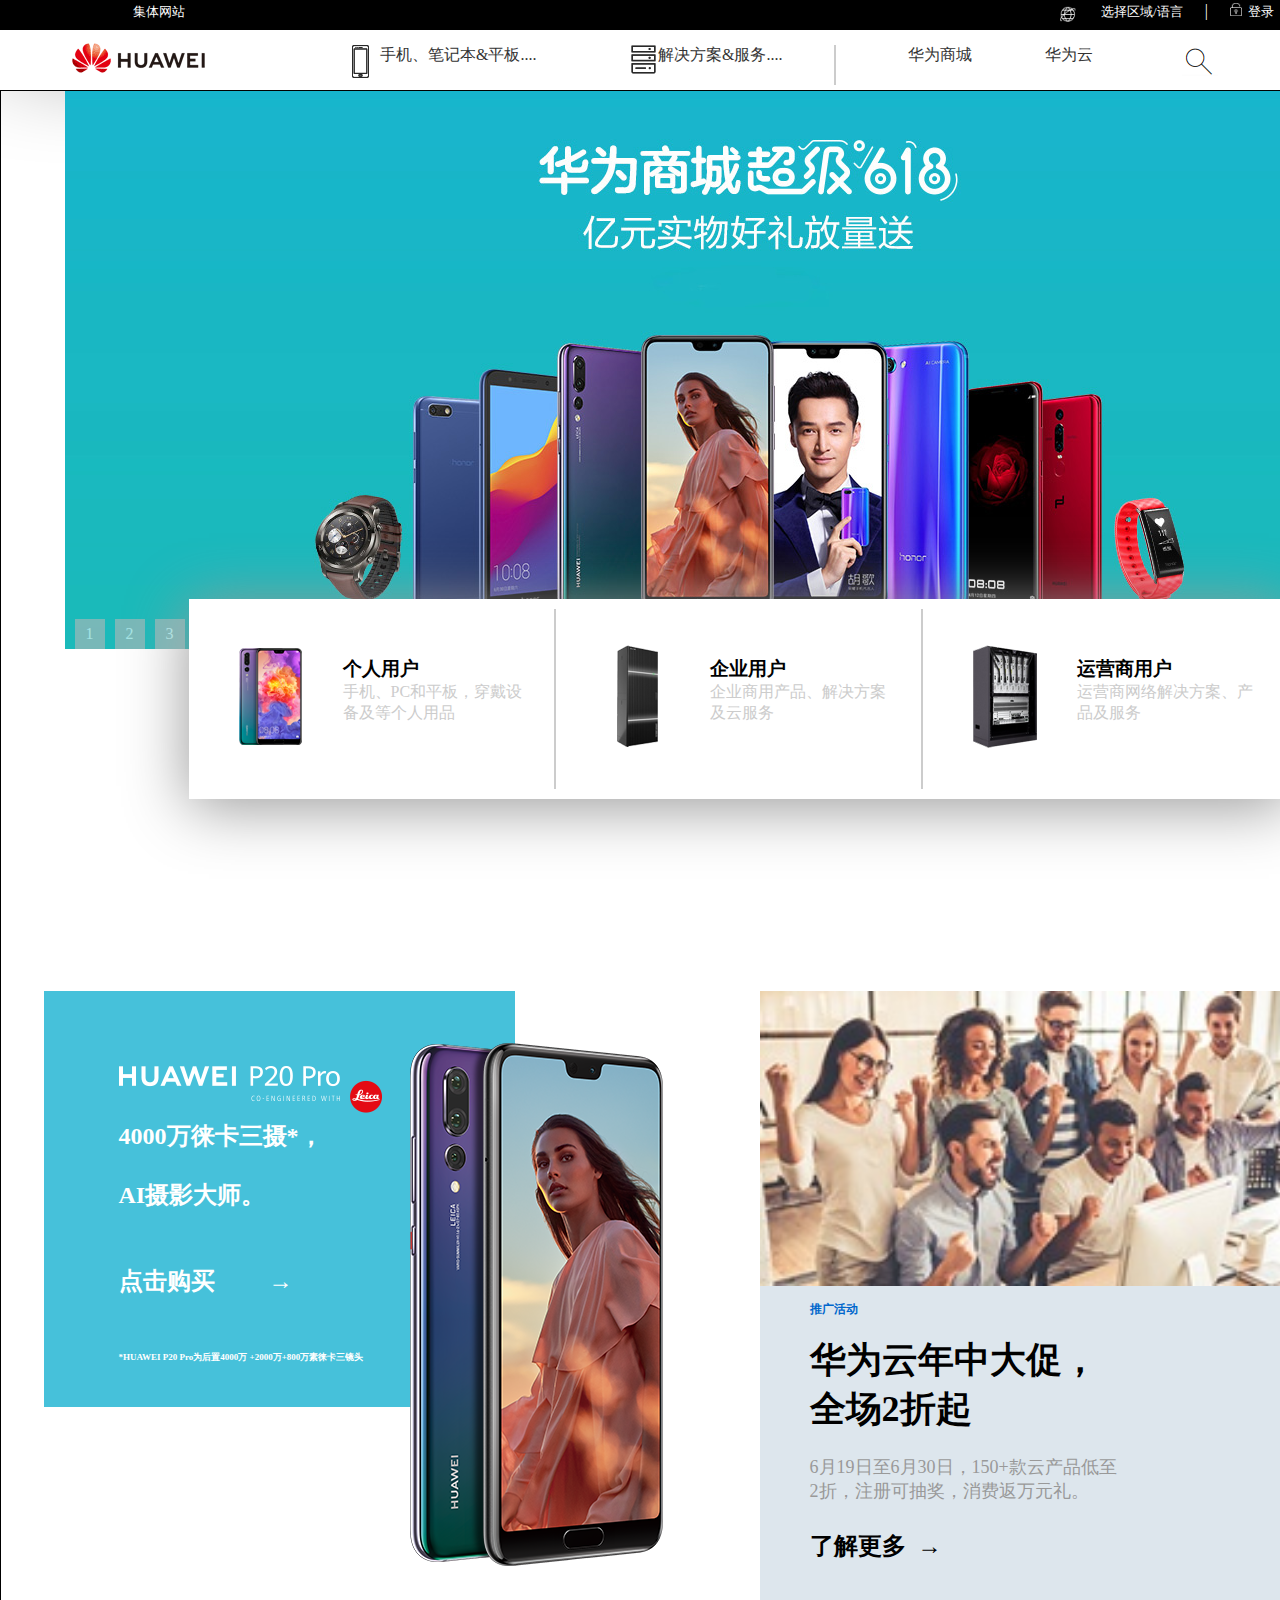
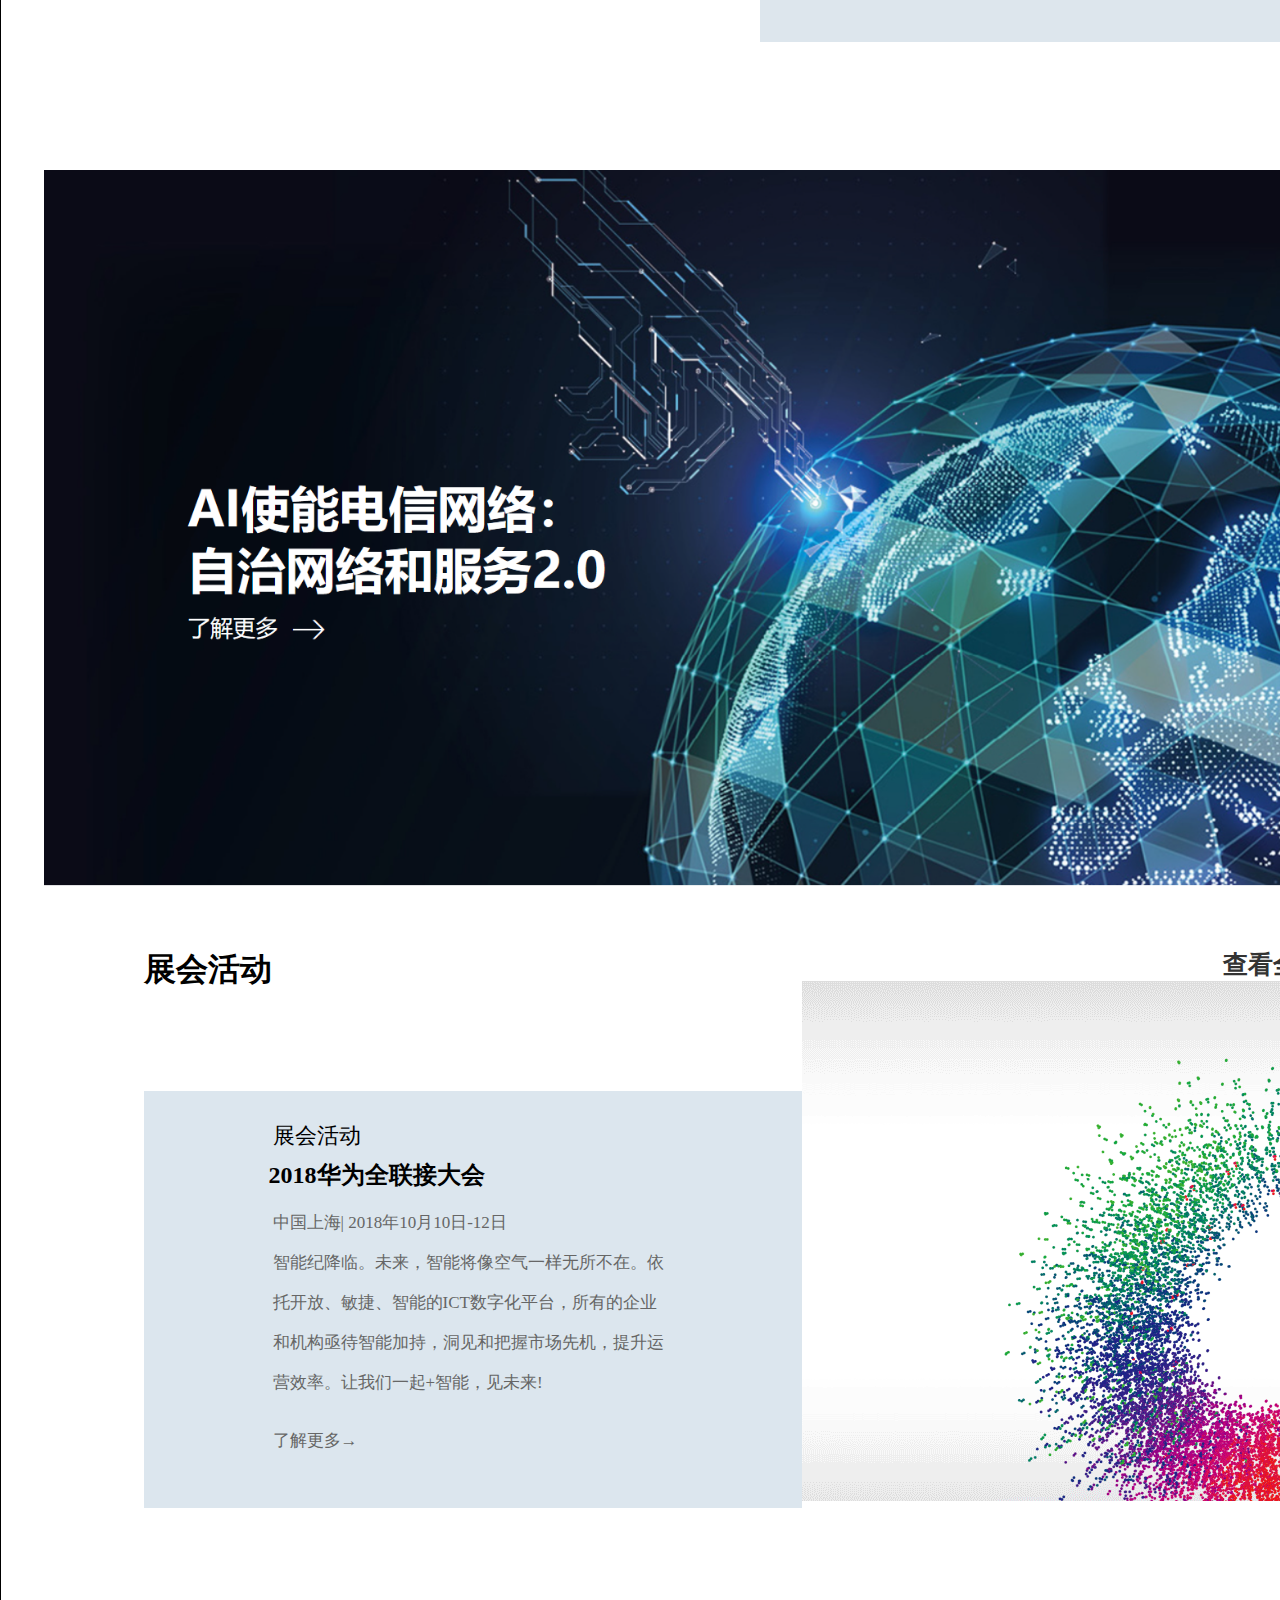
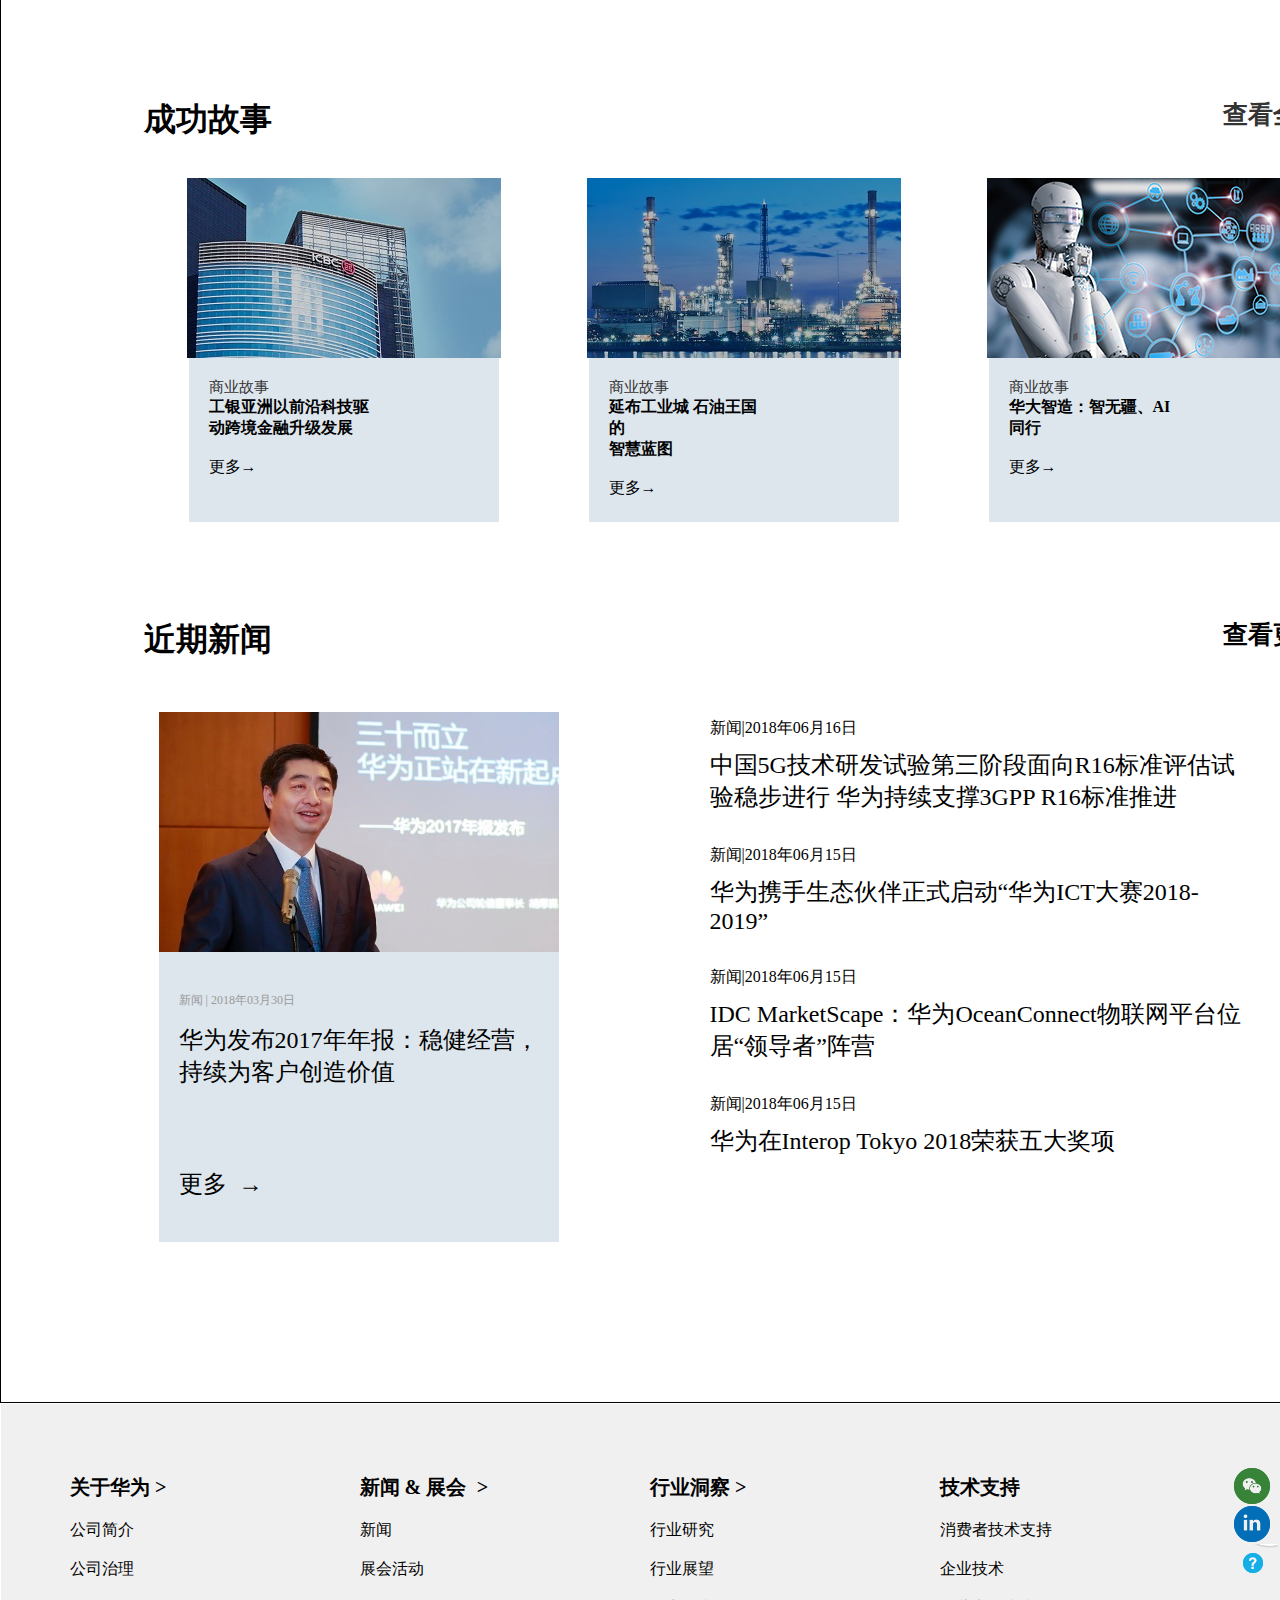
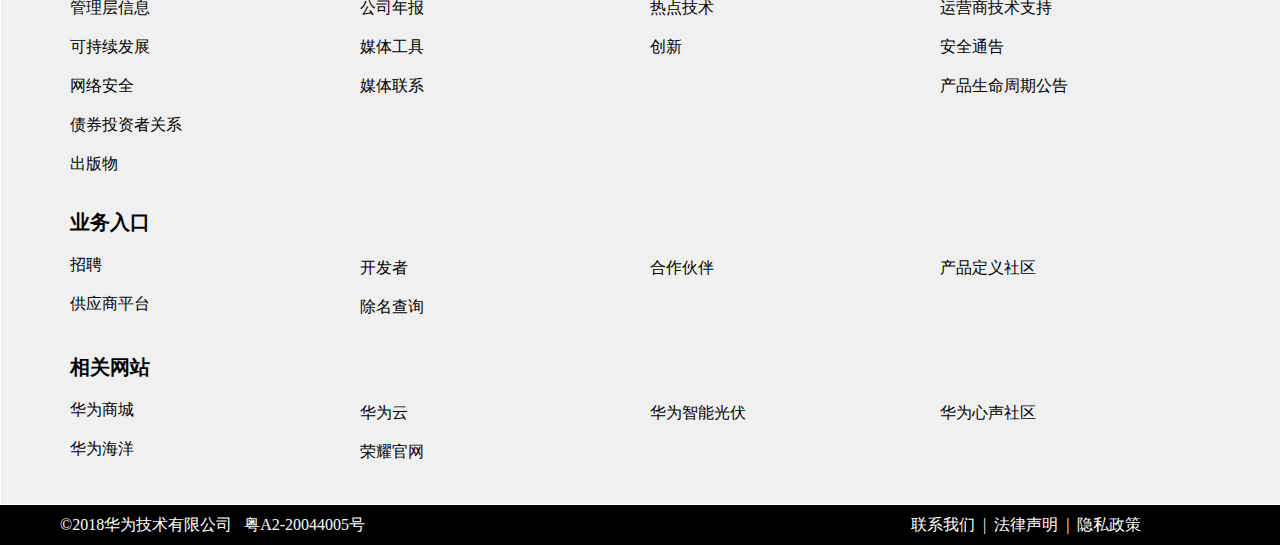
<file: fanghuawei/index.html>
<!DOCTYPE html PUBLIC "-//W3C//DTD XHTML 1.0 Transitional//EN" "http://www.w3.org/TR/xhtml1/DTD/xhtml1-transitional.dtd">
<html xmlns="http://www.w3.org/1999/xhtml">
<head>
<meta http-equiv="Content-Type" content="text/html; charset=utf-8" />
<title>华为首页</title>
<link href="css/index.css" rel="stylesheet" type="text/css" />
</head>

<body>
<div class="bigbox1">
	<div class="bigbox13">
     <ul>
       <li class="bigbox11"><a href="#">集体网站</a></li>
       <li class="bigboximg"><img src="img/access-network-icon3.png" width="22" height="20"/></li>
       <li><a href="#">选择区域/语言</a></li>
       <li class="bigbox2">|</li>
         <li><a href="login.html"><img src="img/QQ图片20180702082844.png" width="12" height="13"/>&nbsp;&nbsp;登录</a></li>
     </ul>
  </div>
  </div>
<div class="top">
<div class="topA">
<ul>
	<li style=" margin-top:13px;"><img src="img/huawei_logo.png" /></li>
        <li><a href="#"><span class="topA1"></span>手机、笔记本&amp;平板....</a></li>
        	<li style="border-right:2px solid #CCC;"><span class="topA2"></span><a href="#">解决方案&amp;服务....</a></li>
            	<li style="width:65px;"><a href="#">华为商城</a></li>
            		<li style="width:65px;"><a href="#">华为云</a></li>
                    	<li  style="width:20px;"><img src="img/搜索.jpg" /></li>
</ul>
</div>
</div>
<div class="box">
<div class="one">
<div class="oneA">



<div class="slide">
    <div id="slide1" class="slide-content"></div>
    <div id="slide2" class="slide-content"></div>
    <div id="slide3" class="slide-content"></div>

    <div class="btns">
        <a href="#slide1" class="btn">1</a>
        <a href="#slide2" class="btn">2</a>
        <a href="#slide3" class="btn">3</a>

    </div>
</div>





</div>
<div class="oneB">
<dl style="border-right:2px solid #CCC;">
<dt><img src="img/banner-nav-img01_v4.png" /></dt>
<dd><a href="user.html" style="text-decoration:none; color:#000;"><h3>个人用户</h3></a>
	<p style="font-size:16px; color:#CCC;">手机、PC和平板，穿戴设备及等个人用品</p></dd>
</dl>
<dl style="border-right:2px solid #CCC;">
<dt><img src="img/banner-nav-img02.png" /></dt>
<dd><h3>企业用户</h3>
	<p  style="font-size:16px; color:#CCC;">企业商用产品、解决方案及云服务</p></dd>
</dl>
<dl>
<dt><img src="img/banner-nav-img03.png" /></dt>
<dd><h3>运营商用户</h3>
	<p  style="font-size:16px; color:#CCC;">运营商网络解决方案、产品及服务</p></dd>
</dl>
</div>
</div>
<div class="two">
<div>
<div class="left">

<div class="bg">
<p class="abc">
<img src="img/p20name.png"/>
</p>
<div class="abcd">
<div  style="height: 650px;">
  <p align="left"><strong>4000万徕卡三摄*，</strong></p>
  <br />

  <p align="left"><strong>AI摄影大师。</strong></span>
    <span>
    <br />
<br />
<br />
      <strong>点击购买&nbsp;&nbsp;&nbsp;&nbsp;&nbsp;&nbsp;&nbsp;&nbsp;&nbsp;→</strong></span>
      <br />
         <br />
            <br />
      <h6 align="left" style=" font-size:9px;">*HUAWEI P20 Pro为后置4000万
+2000万+800万素徕卡三镜头
</h6></p>
<span class="shoujitp"><img src="img/products-phone-img-04.png" /></span><br />
</div>

</div>

</div>
</div>
<div class="youtp">
<img src="img/home_right_video_hwcloud_619.jpg" width="555" />
<div class="youbg">
<div class="neibg">
<h5>&nbsp;</h5>
<h5>推广活动</h5><br />

<p>
  <span><strong>华为云年中大促，<br />
    全场2折起</strong></span><span><strong><br />
      </strong></span></p>
</div>
<div class="youbg">
<p class="neibg"><br />
6月19日至6月30日，150+款云产品低至
<br />
2折，注册可抽奖，消费返万元礼。

</strong>
<h2  class="neibg">
</strong><br />
了解更多&nbsp;&nbsp;→</h2></p>
</div>
</div>
</div>
</div>
<img src="img/AI.png" width="1400"/>
</div>
<div class="three">
 <h1>展会活动</h1><h4 style="display:inline-block;">查看全部&nbsp;></h4>
 <div class="threeL">
 <div class="threeLbg">
 <p><span class="a">展会活动</span></p><br />
<h2>2018华为全联接大会</h2></b>
<p>中国上海| 2018年10月10日-12日</p>
<p>智能纪降临。未来，智能将像空气一样无所不在。依</p>
<p>托开放、敏捷、智能的ICT数字化平台，所有的企业</p>
<p>和机构亟待智能加持，洞见和把握市场先机，提升运</p>
<p>营效率。让我们一起+智能，见未来!</p><br />
<p>了解更多→</p>
<br /><br />
</div>
</div>
<img src="img/events_home_hc2018_cn.gif"/>
</div>
<div class="four">
 <div class="wz"><h1>成功故事</h1>
 <h4>查看全部&nbsp;></h4></div>
  <dl>
	<dt><a href="huaweiquanlian2018.html"><img src="img/icbc-ict-case_banner.jpg" /></a></dt>
    <dd><span>商业故事</span><br />
    <p><b>工银亚洲以前沿科技驱</p>
	<p>动跨境金融升级发展</b></p><br />
    更多→</dd>
  </dl>
  <dl>
	<dt><a href="yanbu.html"><img src="img/yanbu-industrial-city-case-banner.jpg" /></a></dt>
    <dd><span>商业故事</span><br />
    <p><b>延布工业城&nbsp;石油王国</p>的
	<p>智慧蓝图</b></p><br />
    更多→</dd>
  </dl>

  <dl>
	<dt><a href="huadazhizao.html"><img src="img/home_cases_mgi_banner.jpg"/></a></dt>
    <dd><span>商业故事</span><br />
    <p><b>华大智造：智无疆、AI</p>
	<p>同行</b></p><br />
    更多→</dd>
  </dl>
</div>
<div class="five">
<div class="fiveT">
<h1 style="float:left"><b>近期新闻</b></h1>
   <h4 style="float:right"><a href="view.html" target="_self">查看更多&nbsp;></a></h4>
</div>
<div class="imgbox">
   <div class="fiveimg">
     <ul>
       <li><img src="img/180330_v2.jpg" width="400" height="240"/></li>
     </ul>
      <ul>
       <li class="txt11">新闻&nbsp;|&nbsp;2018年03月30日</li>
       <h3>华为发布2017年年报：稳健经营，持续为客户创造价值</h3>
       <li class="txt3"><a href="#" >更多&nbsp;&nbsp;→</a></li>
     </ul>
 </div>
 <div class="txt">
    <div class="txtone">
    <ul>
      <li class="txt1" style="margin-top:0px;">新闻|2018年06月16日</li>
       <li class="txt2"><a href="#">中国5G技术研发试验第三阶段面向R16标准评估试验稳步进行 华为持续支撑3GPP R16标准推进</a></li>
    </ul>
    <ul>
      <li class="txt1">新闻|2018年06月15日</li>
       <li class="txt2"><a href="#">华为携手生态伙伴正式启动“华为ICT大赛2018-2019”</a></li>
    </ul>
    <ul>
      <li class="txt1">新闻|2018年06月15日</li>
       <li class="txt2"><a href="#">IDC MarketScape：华为OceanConnect物联网平台位居“领导者”阵营</a></li>
    </ul>
    <ul>
      <li class="txt1">新闻|2018年06月15日</li>
       <li class="txt2"><a href="#">华为在Interop Tokyo 2018荣获五大奖项</a></li>
    </ul>
    </div>
 </div>
</div>
</div>
</div>
<div class="six">
<div class="sixBox">
	 <div id="sixT">
   <div class="sixT1">
           <h3 class="iconfont-flash"><a href="关于华为（jinfu).html" target="_self">关于华为<em class="hwic_to_right">&nbsp;></em></a></h3>
                           <ul class="clearfix">
                               <li class=""><a href="introduction.html" target="_self">公司简介</a></li>
                               <li class=""><a href="manage.html"target="_self">公司治理</a></li>
                               <li class=""><a href="#" target="_self">管理层信息</a></li>
                               <li class=""><a href="#" target="_self">可持续发展</a></li>
                               <li class=""><a href="#" target="_self">网络安全</a></li>
                               <li class=""><a href="#" target="_self">债券投资者关系</a></li>
                               <li class=""><a href="publish.html" target="_self">出版物</a></li>
                            </ul>
        </div>
       <div class="sixT2">
           <h3 class="iconfont-flash"><a href="#" target="_self">新闻 &amp; 展会 <em class="hwic_to_right">&nbsp;></em></a></h3>
                         <ul class="clearfix">
                           <li class=""><a href="#" target="_self">新闻</a></li>
                           <li class=""><a href="#" target="_self">展会活动</a></li>
                           <li class=""><a href="#" target="_self">公司年报</a></li>
                           <li class=""><a href="#" target="_self">媒体工具</a></li>
                           <li class=""><a href="#" target="_self">媒体联系</a></li>
                         </ul>
        </div>
       <div class="sixT3">
            <h3 class="iconfont-flash"><a href="#" target="_self">行业洞察<em class="hwic_to_right">&nbsp;></em></a></h3>
                         <ul class="clearfix">
                            <li class=""><a href="#" target="_self">行业研究</a></li>
                            <li class=""><a href="#" target="_self">行业展望</a></li>
                            <li class=""><a href="#" target="_self">热点技术</a></li>
                            <li class=""><a href="#" target="_self">创新</a></li>
                         </ul>
        </div>
     <div class="sixT4">
            <h3 class="iconfont-flash">技术支持</h3>
                         <ul class="clearfix">
                            <li class="external-link"><a href="#" target="_self">消费者技术支持<em class="hwic_open-in-new3"></em></a></li>
                            <li class="external-link"><a href="#" target="_blank">企业技术<em class="hwic_open-in-new3"></em></a></li>
                            <li class="external-link"><a href="#" target="_blank">运营商技术支持<em class="hwic_open-in-new3"></em></a></li>
                            <li class=""><a href="#" target="_self">安全通告</a></li>
                            <li class=""><a href="#" target="_self">产品生命周期公告</a></li>
                         </ul>
        </div>
        <div class="sixT5"><!--图片插入-->
        <div class="weixin"></div>
            <div class="in"></div>
                <div class="wenhao" style="margin-left:8px;"></div>
        </div>
     </div>
     <div id="sixC">
         <div class="sixC1">
            <h3 class="iconfont-flash ">业务入口</h3>
            <ul class="clearfix">
               <li class="external-link"><a href="#" target="_blank">招聘<em class="hwic_open-in-new3"></em></a></li>
            </ul>
            <ul class="clearfix">
                <li class="external-link"><a href="#" target="_blank">供应商平台<em class="hwic_open-in-new3"></em></a></li>
            </ul>
        </div>
        <div class="sixC2">
           <ul class="clearfix">
              <li class="external-link1"><a href="#" target="_blank">开发者<em class="hwic_open-in-new3"></em></a></li>
           </ul>
           <ul class="clearfix">
              <li class=""><a href="#" target="_self">除名查询</a></li>
           </ul>
        </div>
         <div class="sixC3">
            <ul class="clearfix">
               <li class="external-link1"><a href="#" target="_blank">合作伙伴<em class="hwic_open-in-new3"></em></a></li>
            </ul>
        </div>
        <div class="sixC4">
            <ul class="clearfix">
                <li class="external-link1"><a href="#" target="_blank">产品定义社区<em class="hwic_open-in-new3"></em></a></li>
            </ul>
        </div>
        <div class="sixC5">
        </div>
     </div>
     <div id="sixB">
        <div class="sixB1">
            <h3 class="iconfont-flash ">相关网站</h3>
            <ul class="clearfix">
               <li class="external-link"><a href="#" target="_blank">华为商城<em class="hwic_open-in-new3"></em></a></li>
            </ul>
            <ul class="clearfix">
               <li class="external-link"><a href="#" target="_blank">华为海洋<em class="hwic_open-in-new3"></em></a></li>
            </ul>
        </div>
         <div class="sixB2">
            <ul class="clearfix">
               <li class="external-link1"><a href="#" target="_blank">华为云<em class="hwic_open-in-new3"></em></a></li>
            </ul>
            <ul class="clearfix">
                <li class=""><a href="#" target="_blank">荣耀官网<em class="hwic_open-in-new3"></em></a></li>
            </ul>
        </div>
       <div class="sixB3">
            <ul class="clearfix">
               <li class="external-link1"><a href="#" target="_blank">华为智能光伏<em class="hwic_open-in-new3"></em></a></li>
            </ul>
        </div>
        <div class="sixB4">
            <ul class="clearfix">
                <li class="external-link1"><a href="#" target="_blank">华为心声社区<em class="hwic_open-in-new3"></em></a></li>
            </ul>
        </div>
        <div class="sixB5">
        </div>
     </div>     
</div>
</div>
<div class="footer">
<div class="footerbox">
 <p>&copy;2018华为技术有限公司&nbsp;&nbsp;&nbsp;粤A2-20044005号</p><p style="margin-left:546px;">联系我们&nbsp;&nbsp;|&nbsp;&nbsp;法律声明&nbsp;&nbsp;|&nbsp;&nbsp;隐私政策</p>
</div>
</div>
</body>
</html>
</file>
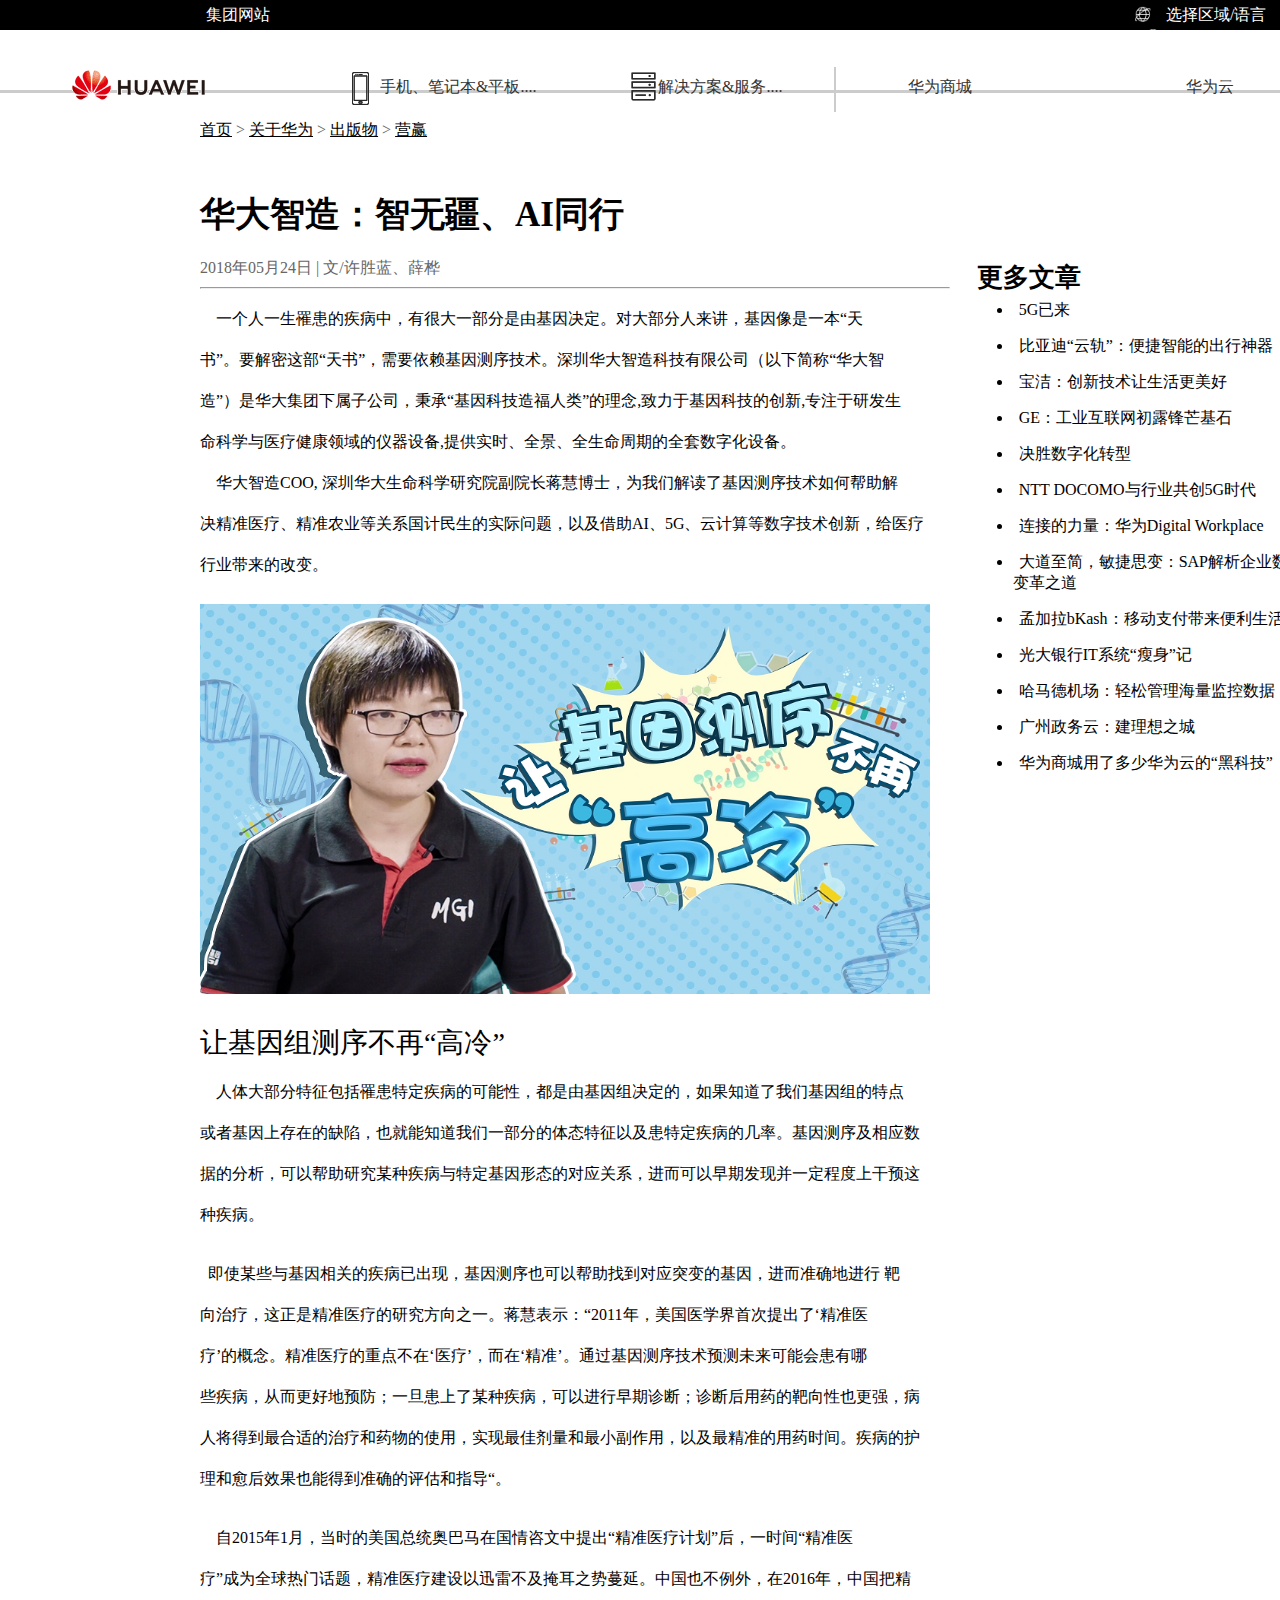
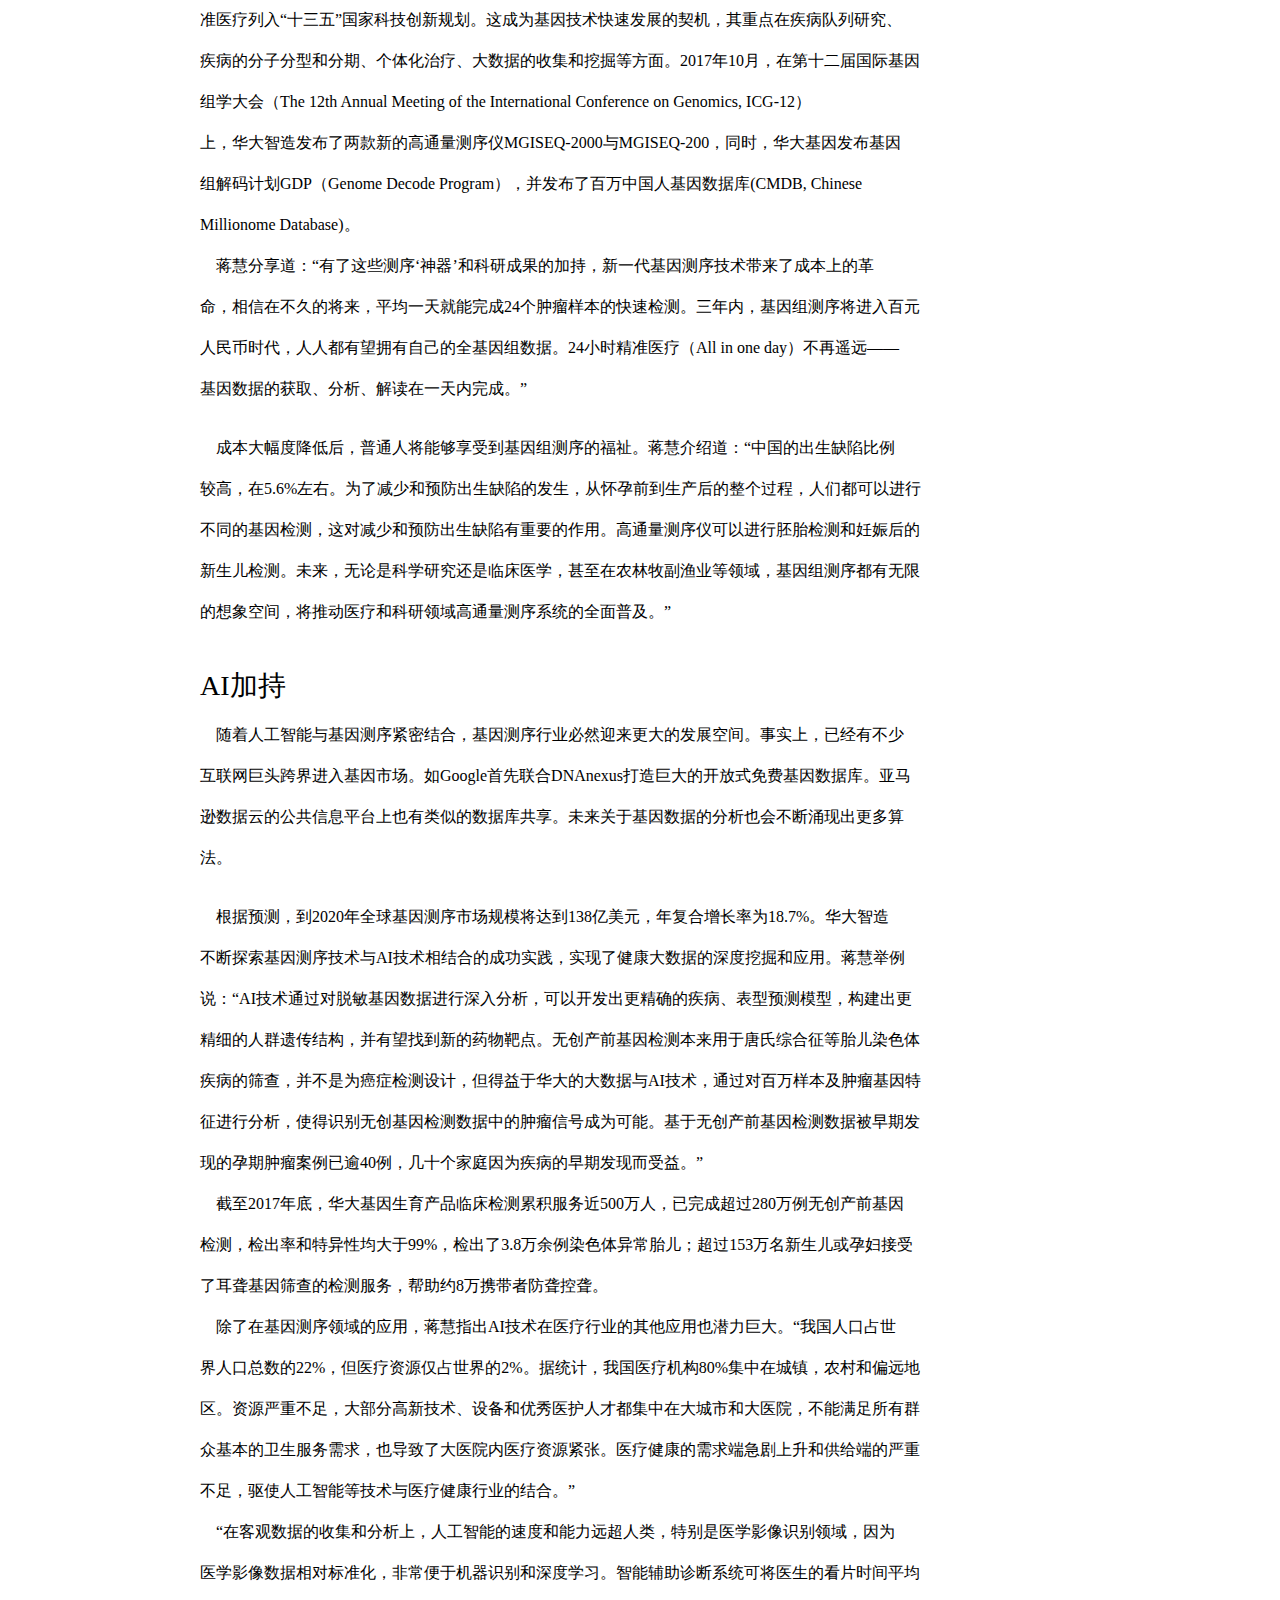
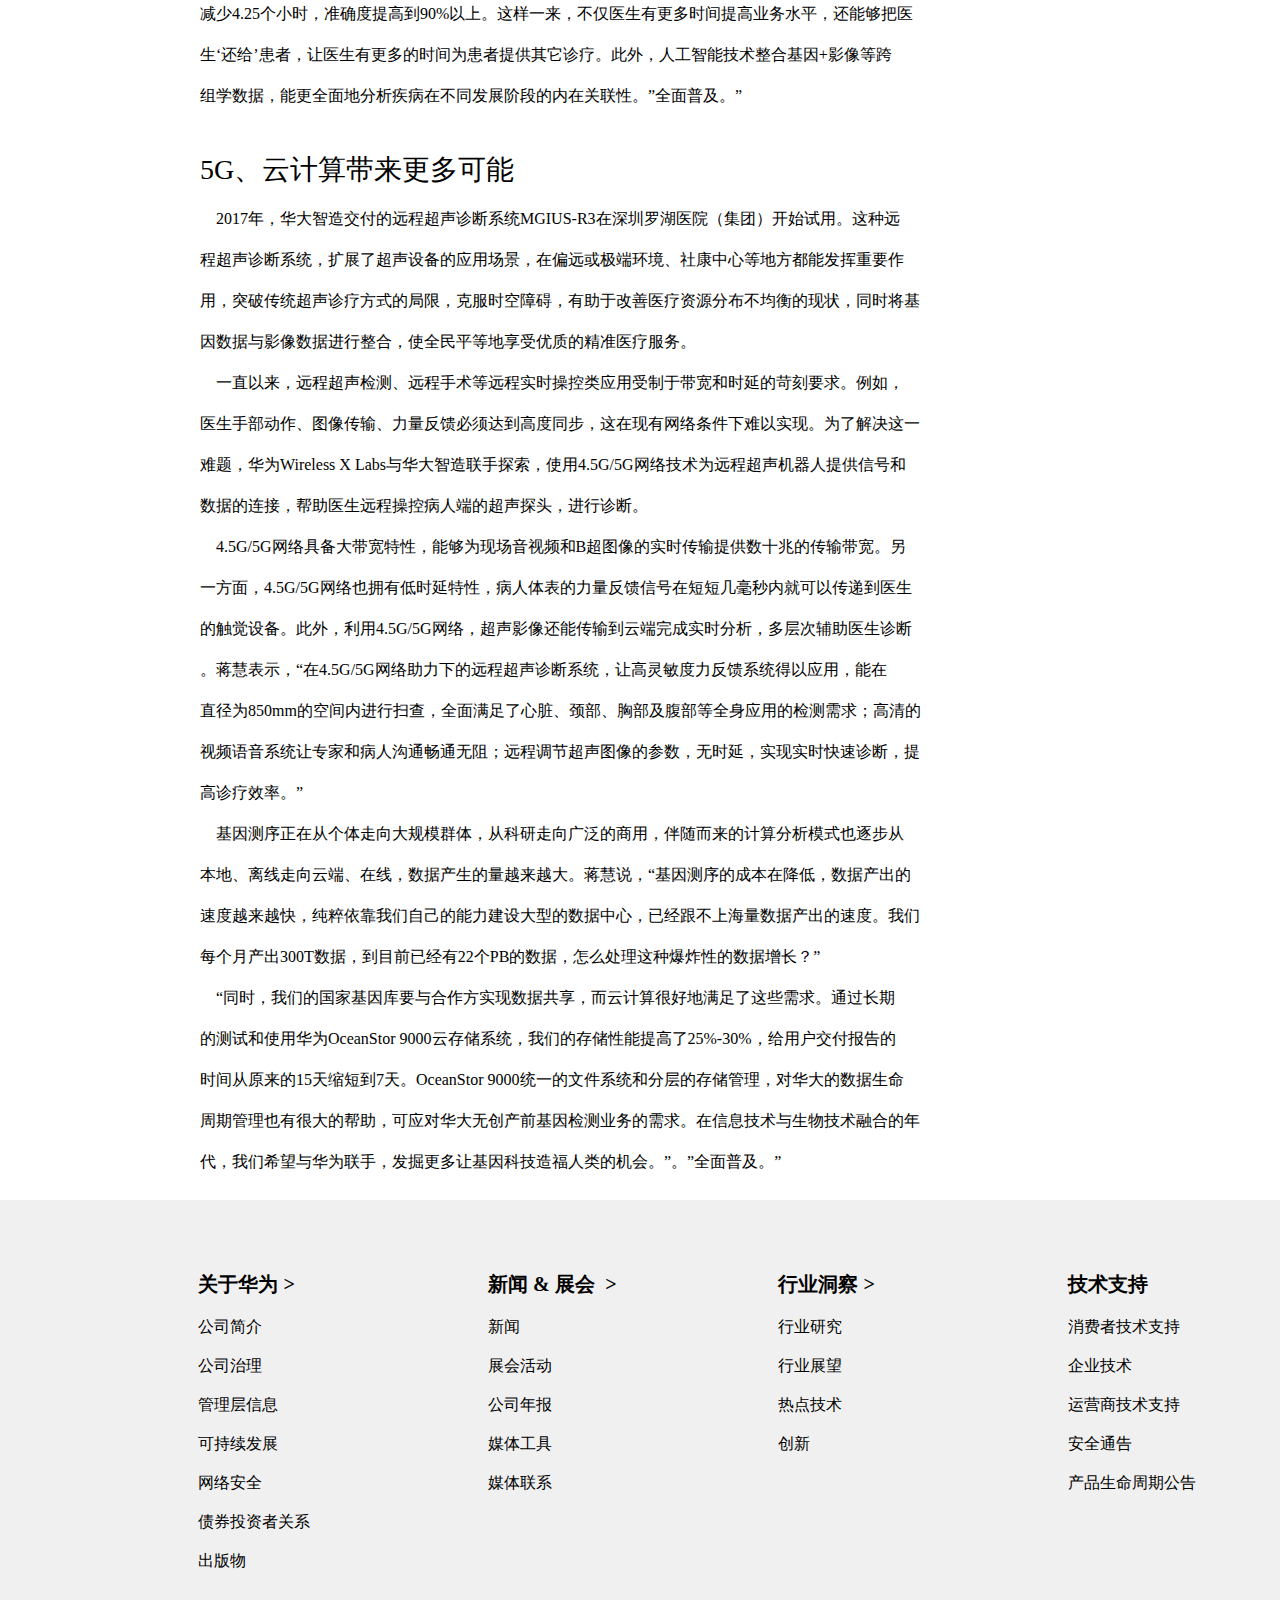
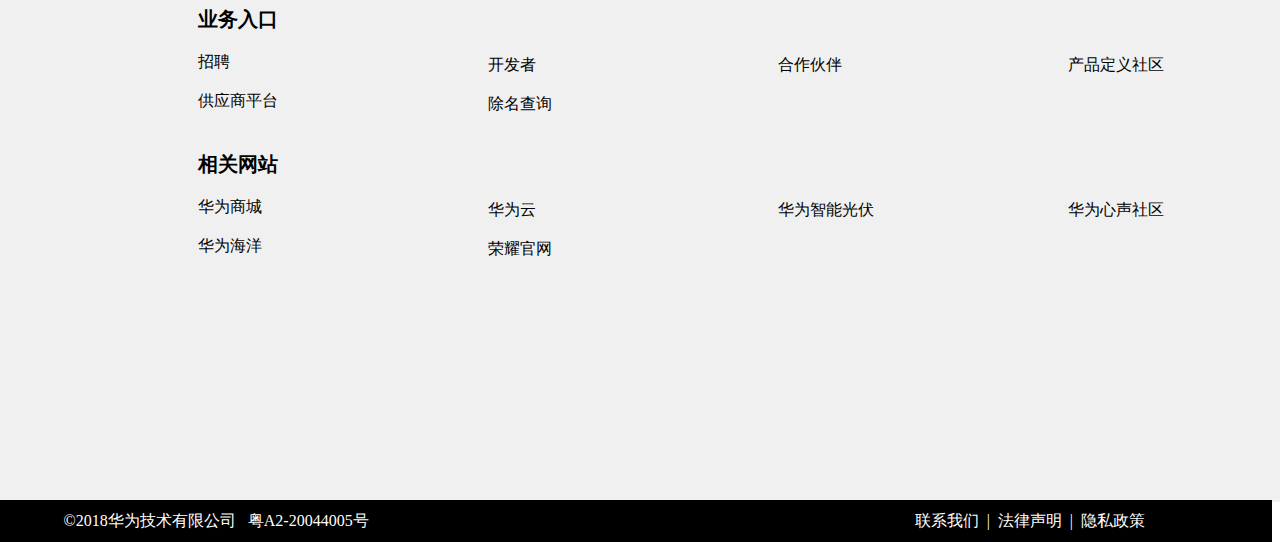
<file: fanghuawei/huadazhizao.html>
<!DOCTYPE html PUBLIC "-//W3C//DTD XHTML 1.0 Transitional//EN" "http://www.w3.org/TR/xhtml1/DTD/xhtml1-transitional.dtd">
<html xmlns="http://www.w3.org/1999/xhtml">
<head>
<meta http-equiv="Content-Type" content="text/html; charset=utf-8" />
<link rel="stylesheet" type="text/css" href="huadazhizao.css" />
<title>华为知道</title>
</head>

<body>
<div class="bigbox1">
     <ul>
       <li class="bigbox11"><a href="#">集团网站</a></li>
       <li class="bigboximg"><img src="img/access-network-icon3.png" width="22" height="20"/></li>
       <li><a href="#">选择区域/语言</a></li>
       <li>|</li>
       <li class="bigboximg"><img src="img/QQ图片20180702082844.png" width="12" height="13"/></li>
       <li>&nbsp;&nbsp;<a href="#">登录</a></li>
     </ul>
</div>
  
<div class="top">
 <div class="topA">
  <ul>
	<li style="margin-top:13px;"><img src="img/huawei_logo.png" /></li>
    <li><a href="#"><span class="topA1"></span><p>手机、笔记本&amp;平板....</p></a></li>
    <li style="border-right:2px solid #CCC;"><span class="topA2"></span><a href="#"><p>解决方案&amp;服务....</p></a></li>
    <li><a href="#"><p>华为商城</p></a></li>
    <li><a href="#"><p>华为云</p></a></li>
  </ul>
 </div>
</div>

<div class="center">
 <div class="centerL">
	<div class="oneA">
    <p><a href="#">首页</a>&nbsp;>&nbsp;<a href="#">关于华为</a>&nbsp;>&nbsp;<a href="#">出版物</a>&nbsp;>&nbsp;<a href="#">营赢</a></p>
    <h1>华大智造：智无疆、AI同行</h1>
    <p>2018年05月24日&nbsp;|&nbsp;文/许胜蓝、薛桦</p>
    <hr />
    <div class="oneB">
   <p>&nbsp;&nbsp;&nbsp;&nbsp;一个人一生罹患的疾病中，有很大一部分是由基因决定。对大部分人来讲，基因像是一本“天</p>
<p>书”。要解密这部“天书”，需要依赖基因测序技术。深圳华大智造科技有限公司（以下简称“华大智</p>
<p>造”）是华大集团下属子公司，秉承“基因科技造福人类”的理念,致力于基因科技的创新,专注于研发生</p>
<p>命科学与医疗健康领域的仪器设备,提供实时、全景、全生命周期的全套数字化设备。<br /></p>
<p>&nbsp;&nbsp;&nbsp;&nbsp;华大智造COO, 深圳华大生命科学研究院副院长蒋慧博士，为我们解读了基因测序技术如何帮助解</p>
<p>决精准医疗、精准农业等关系国计民生的实际问题，以及借助AI、5G、云计算等数字技术创新，给医疗</p>
<p>行业带来的改变。</p>
   <img src="img/15-35-31-mgitech-ai-pc-cv.jpg" width="730" height="390" />
   <span>让基因组测序不再“高冷”</span>
<p>&nbsp;&nbsp;&nbsp;&nbsp;人体大部分特征包括罹患特定疾病的可能性，都是由基因组决定的，如果知道了我们基因组的特点<br />
<p>或者基因上存在的缺陷，也就能知道我们一部分的体态特征以及患特定疾病的几率。基因测序及相应数<br />
<p>据的分析，可以帮助研究某种疾病与特定基因形态的对应关系，进而可以早期发现并一定程度上干预这<br />
<p>种疾病。<br /><br />
<p>&nbsp;&nbsp;即使某些与基因相关的疾病已出现，基因测序也可以帮助找到对应突变的基因，进而准确地进行
靶<br />
<p>向治疗，这正是精准医疗的研究方向之一。蒋慧表示：“2011年，美国医学界首次提出了‘精准医<br />
<p>疗’的概念。精准医疗的重点不在‘医疗’，而在‘精准’。通过基因测序技术预测未来可能会患有哪<br />
<p>些疾病，从而更好地预防；一旦患上了某种疾病，可以进行早期诊断；诊断后用药的靶向性也更强，病<br />
<p>人将得到最合适的治疗和药物的使用，实现最佳剂量和最小副作用，以及最精准的用药时间。疾病的护</p>
<p>理和愈后效果也能得到准确的评估和指导“。<br /><br />
<p>&nbsp;&nbsp;&nbsp;&nbsp;自2015年1月，当时的美国总统奥巴马在国情咨文中提出“精准医疗计划”后，一时间“精准医</p>
<p>疗”成为全球热门话题，精准医疗建设以迅雷不及掩耳之势蔓延。中国也不例外，在2016年，中国把精</p>
<p>准医疗列入“十三五”国家科技创新规划。这成为基因技术快速发展的契机，其重点在疾病队列研究、</p>
<p>疾病的分子分型和分期、个体化治疗、大数据的收集和挖掘等方面。2017年10月，在第十二届国际基因</p>
<p>组学大会（The 12th Annual Meeting of the International Conference on Genomics, ICG-12）</p>
<p>上，华大智造发布了两款新的高通量测序仪MGISEQ-2000与MGISEQ-200，同时，华大基因发布基因</p>
<p>组解码计划GDP（Genome Decode Program），并发布了百万中国人基因数据库(CMDB, Chinese</p>
<p> Millionome Database)。<br /></p>
<p>&nbsp;&nbsp;&nbsp;&nbsp;蒋慧分享道：“有了这些测序‘神器’和科研成果的加持，新一代基因测序技术带来了成本上的革</p>
<p>命，相信在不久的将来，平均一天就能完成24个肿瘤样本的快速检测。三年内，基因组测序将进入百元</p>
<p>人民币时代，人人都有望拥有自己的全基因组数据。24小时精准医疗（All in one day）不再遥远——</p>
<p>基因数据的获取、分析、解读在一天内完成。”<br /><br />
<p>&nbsp;&nbsp;&nbsp;&nbsp;成本大幅度降低后，普通人将能够享受到基因组测序的福祉。蒋慧介绍道：“中国的出生缺陷比例</p>
<p>较高，在5.6%左右。为了减少和预防出生缺陷的发生，从怀孕前到生产后的整个过程，人们都可以进行</p>
<p>不同的基因检测，这对减少和预防出生缺陷有重要的作用。高通量测序仪可以进行胚胎检测和妊娠后的</p>
<p>新生儿检测。未来，无论是科学研究还是临床医学，甚至在农林牧副渔业等领域，基因组测序都有无限</p>
<p>的想象空间，将推动医疗和科研领域高通量测序系统的全面普及。”</p><br /><br />

   <span>AI加持</span>
<p>&nbsp;&nbsp;&nbsp;&nbsp;随着人工智能与基因测序紧密结合，基因测序行业必然迎来更大的发展空间。事实上，已经有不少<br />
<p>互联网巨头跨界进入基因市场。如Google首先联合DNAnexus打造巨大的开放式免费基因数据库。亚马<br />
<p>逊数据云的公共信息平台上也有类似的数据库共享。未来关于基因数据的分析也会不断涌现出更多算<br />
<p>法。<br /><br />
<p>&nbsp;&nbsp;&nbsp;&nbsp;根据预测，到2020年全球基因测序市场规模将达到138亿美元，年复合增长率为18.7%。华大智造</p>
<p>不断探索基因测序技术与AI技术相结合的成功实践，实现了健康大数据的深度挖掘和应用。蒋慧举例</p>
<p>说：“AI技术通过对脱敏基因数据进行深入分析，可以开发出更精确的疾病、表型预测模型，构建出更</p>
<p>精细的人群遗传结构，并有望找到新的药物靶点。无创产前基因检测本来用于唐氏综合征等胎儿染色体</p>
<p>疾病的筛查，并不是为癌症检测设计，但得益于华大的大数据与AI技术，通过对百万样本及肿瘤基因特</p>
<p>征进行分析，使得识别无创基因检测数据中的肿瘤信号成为可能。基于无创产前基因检测数据被早期发</p>
<p>现的孕期肿瘤案例已逾40例，几十个家庭因为疾病的早期发现而受益。”<br /></p>
<p>&nbsp;&nbsp;&nbsp;&nbsp;截至2017年底，华大基因生育产品临床检测累积服务近500万人，已完成超过280万例无创产前基因</p>
<p>检测，检出率和特异性均大于99%，检出了3.8万余例染色体异常胎儿；超过153万名新生儿或孕妇接受</p>
<p>了耳聋基因筛查的检测服务，帮助约8万携带者防聋控聋。<br /></p>
<p>&nbsp;&nbsp;&nbsp;&nbsp;除了在基因测序领域的应用，蒋慧指出AI技术在医疗行业的其他应用也潜力巨大。“我国人口占世</p>
<p>界人口总数的22%，但医疗资源仅占世界的2%。据统计，我国医疗机构80%集中在城镇，农村和偏远地</p>
<p>区。资源严重不足，大部分高新技术、设备和优秀医护人才都集中在大城市和大医院，不能满足所有群</p>
<p>众基本的卫生服务需求，也导致了大医院内医疗资源紧张。医疗健康的需求端急剧上升和供给端的严重</p>
<p>不足，驱使人工智能等技术与医疗健康行业的结合。”<br /></p>
<p>&nbsp;&nbsp;&nbsp;&nbsp;“在客观数据的收集和分析上，人工智能的速度和能力远超人类，特别是医学影像识别领域，因为</p>
<p>医学影像数据相对标准化，非常便于机器识别和深度学习。智能辅助诊断系统可将医生的看片时间平均</p>
<p>减少4.25个小时，准确度提高到90%以上。这样一来，不仅医生有更多时间提高业务水平，还能够把医</p>
<p>生‘还给’患者，让医生有更多的时间为患者提供其它诊疗。此外，人工智能技术整合基因+影像等跨</p>
<p>组学数据，能更全面地分析疾病在不同发展阶段的内在关联性。”全面普及。”</p><br /><br />

<span>5G、云计算带来更多可能</span>
<p>&nbsp;&nbsp;&nbsp;&nbsp;2017年，华大智造交付的远程超声诊断系统MGIUS-R3在深圳罗湖医院（集团）开始试用。这种远</p>
<p>程超声诊断系统，扩展了超声设备的应用场景，在偏远或极端环境、社康中心等地方都能发挥重要作</p>
<p>用，突破传统超声诊疗方式的局限，克服时空障碍，有助于改善医疗资源分布不均衡的现状，同时将基</p>
<p>因数据与影像数据进行整合，使全民平等地享受优质的精准医疗服务。<br /></p>
<p>&nbsp;&nbsp;&nbsp;&nbsp;一直以来，远程超声检测、远程手术等远程实时操控类应用受制于带宽和时延的苛刻要求。例如，</p>
<p>医生手部动作、图像传输、力量反馈必须达到高度同步，这在现有网络条件下难以实现。为了解决这一</p>
<p>难题，华为Wireless X Labs与华大智造联手探索，使用4.5G/5G网络技术为远程超声机器人提供信号和</p>
<p>数据的连接，帮助医生远程操控病人端的超声探头，进行诊断。<br /></p>
<p>&nbsp;&nbsp;&nbsp;&nbsp;4.5G/5G网络具备大带宽特性，能够为现场音视频和B超图像的实时传输提供数十兆的传输带宽。另</p>
<p>一方面，4.5G/5G网络也拥有低时延特性，病人体表的力量反馈信号在短短几毫秒内就可以传递到医生</p>
<p>的触觉设备。此外，利用4.5G/5G网络，超声影像还能传输到云端完成实时分析，多层次辅助医生诊断</p>
<p>。蒋慧表示，“在4.5G/5G网络助力下的远程超声诊断系统，让高灵敏度力反馈系统得以应用，能在</p>
<p>直径为850mm的空间内进行扫查，全面满足了心脏、颈部、胸部及腹部等全身应用的检测需求；高清的</p>
<p>视频语音系统让专家和病人沟通畅通无阻；远程调节超声图像的参数，无时延，实现实时快速诊断，提</p>
<p>高诊疗效率。”<br /></p>
<p>&nbsp;&nbsp;&nbsp;&nbsp;基因测序正在从个体走向大规模群体，从科研走向广泛的商用，伴随而来的计算分析模式也逐步从</p>
<p>本地、离线走向云端、在线，数据产生的量越来越大。蒋慧说，“基因测序的成本在降低，数据产出的</p>
<p>速度越来越快，纯粹依靠我们自己的能力建设大型的数据中心，已经跟不上海量数据产出的速度。我们</p>
<p>每个月产出300T数据，到目前已经有22个PB的数据，怎么处理这种爆炸性的数据增长？”<br /></p>
<p>&nbsp;&nbsp;&nbsp;&nbsp;“同时，我们的国家基因库要与合作方实现数据共享，而云计算很好地满足了这些需求。通过长期</p>
<p>的测试和使用华为OceanStor 9000云存储系统，我们的存储性能提高了25%-30%，给用户交付报告的</p>
<p>时间从原来的15天缩短到7天。OceanStor 9000统一的文件系统和分层的存储管理，对华大的数据生命</p>
<p>周期管理也有很大的帮助，可应对华大无创产前基因检测业务的需求。在信息技术与生物技术融合的年</p>
<p>代，我们希望与华为联手，发掘更多让基因科技造福人类的机会。”。”全面普及。”</p><br /><br />
    </div>
</div>
    <div class="centerR">
<span><b>更多文章</b></span>
 <ul>
  <a href="#"><li>5G已来</li></a>
  <a href="#"><li>比亚迪“云轨”：便捷智能的出行神器</li></a>
  <a href="#"><li>宝洁：创新技术让生活更美好</li></a>
  <a href="#"><li>GE：工业互联网初露锋芒基石</li></a>
  <a href="#"><li>决胜数字化转型</li></a>
  <a href="#"><li>NTT DOCOMO与行业共创5G时代</li></a>
  <a href="#"><li>连接的力量：华为Digital Workplace</li></a>
  <a href="#"><li>大道至简，敏捷思变：SAP解析企业数字化<br />
&nbsp;&nbsp;&nbsp;&nbsp;变革之道</li></a>
  <a href="#"><li>孟加拉bKash：移动支付带来便利生活</li></a>
  <a href="#"><li>光大银行IT系统“瘦身”记</li></a>
  <a href="#"><li>哈马德机场：轻松管理海量监控数据</li></a>
  <a href="#"><li>广州政务云：建理想之城</li></a>
  <a href="#"><li>华为商城用了多少华为云的“黑科技”</li></a>
 </ul>
 </div>
<div class="six">
<div class="sixBox">
	 <div id="sixT">
   <div class="sixT1">
           <h3 class="iconfont-flash"><a href="关于华为（jinfu).html" target="_self">关于华为<em class="hwic_to_right">&nbsp;></em></a></h3>
                           <ul class="clearfix">
                               <li class=""><a href="公司简介.html" target="_self">公司简介</a></li>
                               <li class=""><a href="公司治理.html"target="_self">公司治理</a></li>
                               <li class=""><a href="#" target="_self">管理层信息</a></li>
                               <li class=""><a href="#" target="_self">可持续发展</a></li>
                               <li class=""><a href="#" target="_self">网络安全</a></li>
                               <li class=""><a href="#" target="_self">债券投资者关系</a></li>
                               <li class=""><a href="华为（淑）.html" target="_self">出版物</a></li>
                            </ul>
        </div>
       <div class="sixT2">
           <h3 class="iconfont-flash"><a href="#" target="_self">新闻 &amp; 展会 <em class="hwic_to_right">&nbsp;></em></a></h3>
                         <ul class="clearfix">
                           <li class=""><a href="#" target="_self">新闻</a></li>
                           <li class=""><a href="#" target="_self">展会活动</a></li>
                           <li class=""><a href="#" target="_self">公司年报</a></li>
                           <li class=""><a href="#" target="_self">媒体工具</a></li>
                           <li class=""><a href="#" target="_self">媒体联系</a></li>
                         </ul>
        </div>
       <div class="sixT3">
            <h3 class="iconfont-flash"><a href="#" target="_self">行业洞察<em class="hwic_to_right">&nbsp;></em></a></h3>
                         <ul class="clearfix">
                            <li class=""><a href="#" target="_self">行业研究</a></li>
                            <li class=""><a href="#" target="_self">行业展望</a></li>
                            <li class=""><a href="#" target="_self">热点技术</a></li>
                            <li class=""><a href="#" target="_self">创新</a></li>
                         </ul>
        </div>
     <div class="sixT4">
            <h3 class="iconfont-flash">技术支持</h3>
                         <ul class="clearfix">
                            <li class="external-link"><a href="#" target="_self">消费者技术支持<em class="hwic_open-in-new3"></em></a></li>
                            <li class="external-link"><a href="#" target="_blank">企业技术<em class="hwic_open-in-new3"></em></a></li>
                            <li class="external-link"><a href="#" target="_blank">运营商技术支持<em class="hwic_open-in-new3"></em></a></li>
                            <li class=""><a href="#" target="_self">安全通告</a></li>
                            <li class=""><a href="#" target="_self">产品生命周期公告</a></li>
                         </ul>
        </div>
        <div class="sixT5"><!--图片插入-->
        <div class="weixin"></div>
            <div class="in"></div>
                <div class="wenhao" style="margin-left:8px;"></div>
        </div>
     </div>
     <div id="sixC">
         <div class="sixC1">
            <h3 class="iconfont-flash ">业务入口</h3>
            <ul class="clearfix">
               <li class="external-link"><a href="#" target="_blank">招聘<em class="hwic_open-in-new3"></em></a></li>
            </ul>
            <ul class="clearfix">
                <li class="external-link"><a href="#" target="_blank">供应商平台<em class="hwic_open-in-new3"></em></a></li>
            </ul>
        </div>
        <div class="sixC2">
           <ul class="clearfix">
              <li class="external-link1"><a href="#" target="_blank">开发者<em class="hwic_open-in-new3"></em></a></li>
           </ul>
           <ul class="clearfix">
              <li class=""><a href="#" target="_self">除名查询</a></li>
           </ul>
        </div>
         <div class="sixC3">
            <ul class="clearfix">
               <li class="external-link1"><a href="#" target="_blank">合作伙伴<em class="hwic_open-in-new3"></em></a></li>
            </ul>
        </div>
        <div class="sixC4">
            <ul class="clearfix">
                <li class="external-link1"><a href="#" target="_blank">产品定义社区<em class="hwic_open-in-new3"></em></a></li>
            </ul>
        </div>
        <div class="sixC5">
        </div>
     </div>
     <div id="sixB">
        <div class="sixB1">
            <h3 class="iconfont-flash ">相关网站</h3>
            <ul class="clearfix">
               <li class="external-link"><a href="#" target="_blank">华为商城<em class="hwic_open-in-new3"></em></a></li>
            </ul>
            <ul class="clearfix">
               <li class="external-link"><a href="#" target="_blank">华为海洋<em class="hwic_open-in-new3"></em></a></li>
            </ul>
        </div>
         <div class="sixB2">
            <ul class="clearfix">
               <li class="external-link1"><a href="#" target="_blank">华为云<em class="hwic_open-in-new3"></em></a></li>
            </ul>
            <ul class="clearfix">
                <li class=""><a href="#" target="_blank">荣耀官网<em class="hwic_open-in-new3"></em></a></li>
            </ul>
        </div>
       <div class="sixB3">
            <ul class="clearfix">
               <li class="external-link1"><a href="#" target="_blank">华为智能光伏<em class="hwic_open-in-new3"></em></a></li>
            </ul>
        </div>
        <div class="sixB4">
            <ul class="clearfix">
                <li class="external-link1"><a href="#" target="_blank">华为心声社区<em class="hwic_open-in-new3"></em></a></li>
            </ul>
        </div>
        <div class="sixB5">
        </div>
     </div>     
</div>
</div>
<div class="footer">
<div class="footerbox">
 <p>&copy;2018华为技术有限公司&nbsp;&nbsp;&nbsp;粤A2-20044005号</p><p style="margin-left:546px;">联系我们&nbsp;&nbsp;|&nbsp;&nbsp;法律声明&nbsp;&nbsp;|&nbsp;&nbsp;隐私政策</p>
</div>
</div>
</body>
</html>
</file>
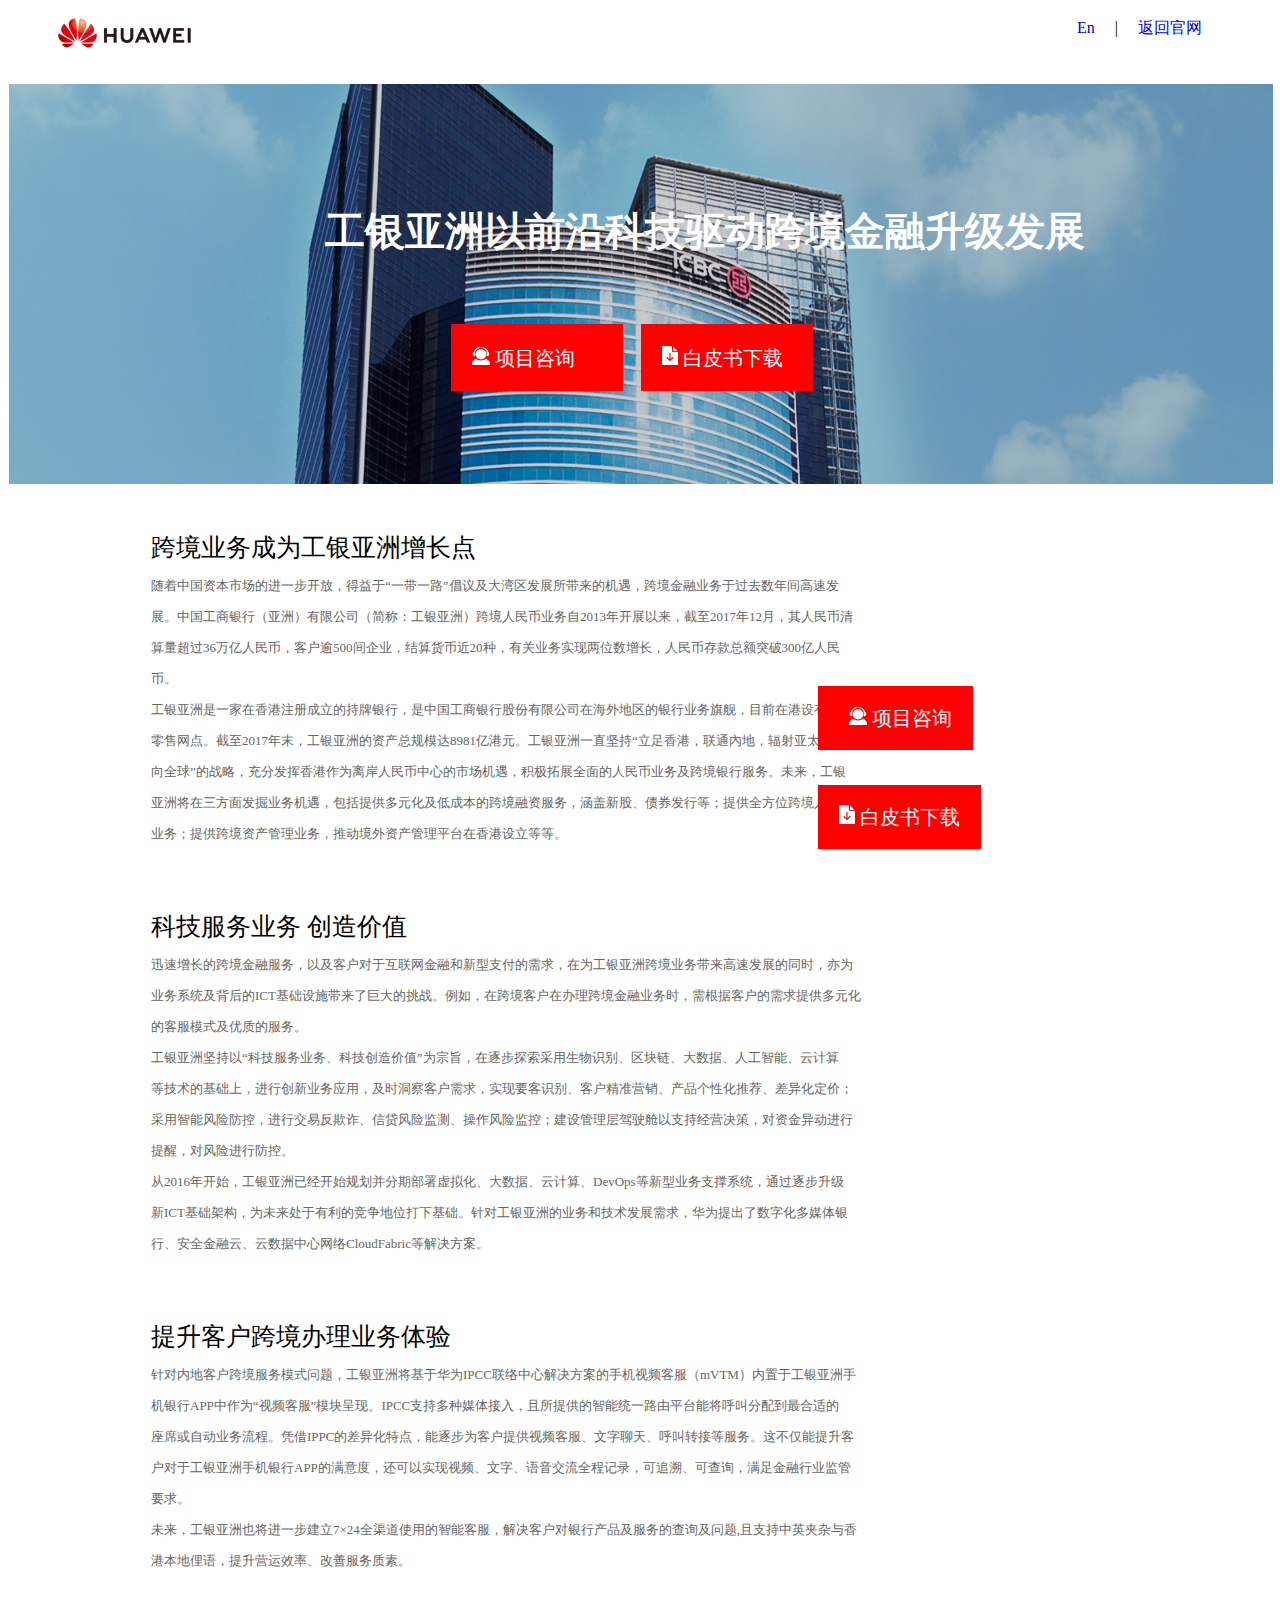
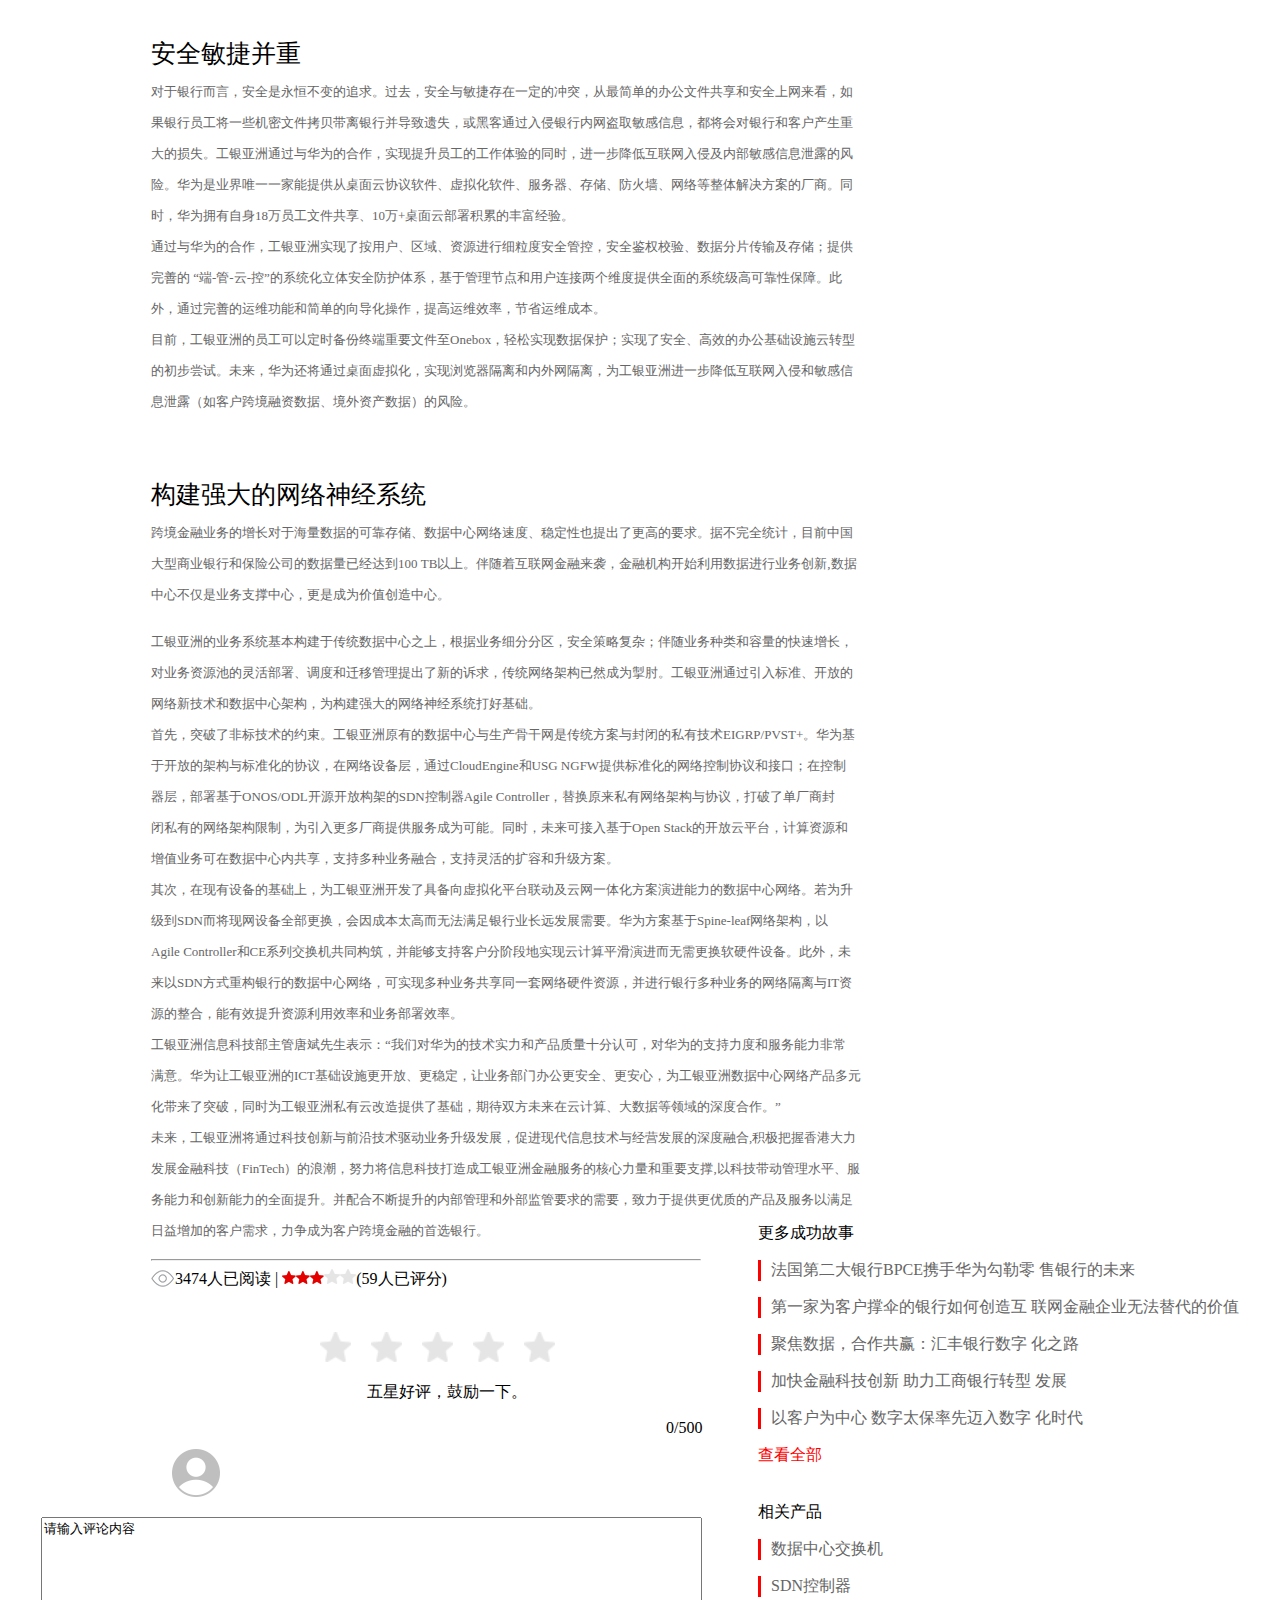
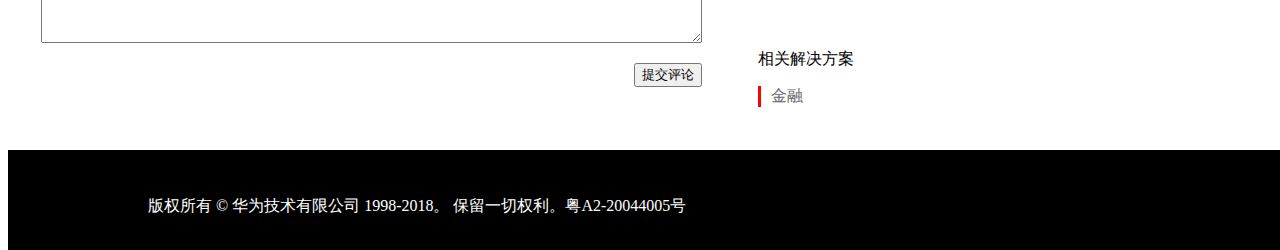
<file: fanghuawei/huaweiquanlian2018.html>
<!DOCTYPE html PUBLIC "-//W3C//DTD XHTML 1.0 Transitional//EN" "http://www.w3.org/TR/xhtml1/DTD/xhtml1-transitional.dtd">
<html xmlns="http://www.w3.org/1999/xhtml">
<head>
<meta http-equiv="Content-Type" content="text/html; charset=utf-8" />
<link rel="stylesheet" type="text/css" href="2018.css" />
<title>无标题文档</title>
</head>

<body>
<div class="top">
<img class="left" src="img/huawei_logo.png" width="133" height="30" />
<span class="right"><a href="#">En</a>|<a href="#">返回官网</a></span>
</div>
<div class="center">
	<div class="nav">
    <img class="B" src="img/case_banner.jpg" width="314" height="180" />
    </div>
    <div class="centerA">
    <span><b>工银亚洲以前沿科技驱动跨境金融升级发展</b></span>
    </div>
    <div class="centerB">
    <span><img src="img/20180627155518.png" width="18" height="18" />&nbsp;项目咨询</span>
    </div>
    <div class="centerC">
    <span><a href="白皮书下载.html" style="color:#FFF; text-decoration:none;"><img src="img/201806271555222.png"  width="16" height="19" />&nbsp;白皮书下载</a></span>
    </div>
</div>
<div class="down">
 <div class="downL"><span>跨境业务成为工银亚洲增长点</span>
<p>随着中国资本市场的进一步开放，得益于“一带一路”倡议及大湾区发展所带来的机遇，跨境金融业务于过去数年间高速发</p>
<p>展。中国工商银行（亚洲）有限公司（简称：工银亚洲）跨境人民币业务自2013年开展以来，截至2017年12月，其人民币清</p>
<p>算量超过36万亿人民币，客户逾500间企业，结算货币近20种，有关业务实现两位数增长，人民币存款总额突破300亿人民</p>
<p>币。<br /></p>
<p>工银亚洲是一家在香港注册成立的持牌银行，是中国工商银行股份有限公司在海外地区的银行业务旗舰，目前在港设有57间</p>
<p>零售网点。截至2017年末，工银亚洲的资产总规模达8981亿港元。工银亚洲一直坚持“立足香港，联通內地，辐射亚太，面</p>
<p>向全球”的战略，充分发挥香港作为离岸人民币中心的市场机遇，积极拓展全面的人民币业务及跨境银行服务。未来，工银</p>
<p>亚洲将在三方面发掘业务机遇，包括提供多元化及低成本的跨境融资服务，涵盖新股、债券发行等；提供全方位跨境人民币</p>
<p>业务；提供跨境资产管理业务，推动境外资产管理平台在香港设立等等。</p><br /><br /><br />

<span>科技服务业务 创造价值</span>
<p>迅速增长的跨境金融服务，以及客户对于互联网金融和新型支付的需求，在为工银亚洲跨境业务带来高速发展的同时，亦为</p>
<p>业务系统及背后的ICT基础设施带来了巨大的挑战。例如，在跨境客户在办理跨境金融业务时，需根据客户的需求提供多元化</p>
<p>的客服模式及优质的服务。<br /></p>
<p>工银亚洲坚持以“科技服务业务、科技创造价值”为宗旨，在逐步探索采用生物识别、区块链、大数据、人工智能、云计算</p>
<p>等技术的基础上，进行创新业务应用，及时洞察客户需求，实现要客识别、客户精准营销、产品个性化推荐、差异化定价；</p>
<p>采用智能风险防控，进行交易反欺诈、信贷风险监测、操作风险监控；建设管理层驾驶舱以支持经营决策，对资金异动进行</p>
<p>提醒，对风险进行防控。<br /></p>
<p>从2016年开始，工银亚洲已经开始规划并分期部署虚拟化、大数据、云计算、DevOps等新型业务支撑系统，通过逐步升级</p>
<p>新ICT基础架构，为未来处于有利的竞争地位打下基础。针对工银亚洲的业务和技术发展需求，华为提出了数字化多媒体银</p>
<p>行、安全金融云、云数据中心网络CloudFabric等解决方案。</p><br /><br /><br />

<span>提升客户跨境办理业务体验</span>
<p>针对内地客户跨境服务模式问题，工银亚洲将基于华为IPCC联络中心解决方案的手机视频客服（mVTM）内置于工银亚洲手</p>
<p>机银行APP中作为“视频客服”模块呈现。IPCC支持多种媒体接入，且所提供的智能统一路由平台能将呼叫分配到最合适的</p>
<p>座席或自动业务流程。凭借IPPC的差异化特点，能逐步为客户提供视频客服、文字聊天、呼叫转接等服务。这不仅能提升客</p>
<p>户对于工银亚洲手机银行APP的满意度，还可以实现视频、文字、语音交流全程记录，可追溯、可查询，满足金融行业监管</p>
<p>要求。<br /></p>
<p>未来，工银亚洲也将进一步建立7×24全渠道使用的智能客服，解决客户对银行产品及服务的查询及问题,且支持中英夹杂与香</p>
<p>港本地俚语，提升营运效率、改善服务质素。</p><br /><br /><br />

<span>安全敏捷并重</span>
<p>对于银行而言，安全是永恒不变的追求。过去，安全与敏捷存在一定的冲突，从最简单的办公文件共享和安全上网来看，如</p>
<p>果银行员工将一些机密文件拷贝带离银行并导致遗失，或黑客通过入侵银行内网盗取敏感信息，都将会对银行和客户产生重</p>
<p>大的损失。工银亚洲通过与华为的合作，实现提升员工的工作体验的同时，进一步降低互联网入侵及内部敏感信息泄露的风</p>
<p>险。华为是业界唯一一家能提供从桌面云协议软件、虚拟化软件、服务器、存储、防火墙、网络等整体解决方案的厂商。同</p>
<p>时，华为拥有自身18万员工文件共享、10万+桌面云部署积累的丰富经验。<br /></p>
<p>通过与华为的合作，工银亚洲实现了按用户、区域、资源进行细粒度安全管控，安全鉴权校验、数据分片传输及存储；提供</p>
<p>完善的 “端-管-云-控”的系统化立体安全防护体系，基于管理节点和用户连接两个维度提供全面的系统级高可靠性保障。此</p>
<p>外，通过完善的运维功能和简单的向导化操作，提高运维效率，节省运维成本。<br /></p>
<p>目前，工银亚洲的员工可以定时备份终端重要文件至Onebox，轻松实现数据保护；实现了安全、高效的办公基础设施云转型</p>
<p>的初步尝试。未来，华为还将通过桌面虚拟化，实现浏览器隔离和内外网隔离，为工银亚洲进一步降低互联网入侵和敏感信</p>
<p>息泄露（如客户跨境融资数据、境外资产数据）的风险。</p><br /><br /><br />

<span>构建强大的网络神经系统</span>
<p>跨境金融业务的增长对于海量数据的可靠存储、数据中心网络速度、稳定性也提出了更高的要求。据不完全统计，目前中国</p>
<p>大型商业银行和保险公司的数据量已经达到100 TB以上。伴随着互联网金融来袭，金融机构开始利用数据进行业务创新,数据</p>
<p>中心不仅是业务支撑中心，更是成为价值创造中心。<br /><br />
<p>工银亚洲的业务系统基本构建于传统数据中心之上，根据业务细分分区，安全策略复杂；伴随业务种类和容量的快速增长，</p>
<p>对业务资源池的灵活部署、调度和迁移管理提出了新的诉求，传统网络架构已然成为掣肘。工银亚洲通过引入标准、开放的</p>
<p>网络新技术和数据中心架构，为构建强大的网络神经系统打好基础。<br /></p>
<p>首先，突破了非标技术的约束。工银亚洲原有的数据中心与生产骨干网是传统方案与封闭的私有技术EIGRP/PVST+。华为基</p>
<p>于开放的架构与标准化的协议，在网络设备层，通过CloudEngine和USG NGFW提供标准化的网络控制协议和接口；在控制</p>
<p>器层，部署基于ONOS/ODL开源开放构架的SDN控制器Agile Controller，替换原来私有网络架构与协议，打破了单厂商封</p>
<p>闭私有的网络架构限制，为引入更多厂商提供服务成为可能。同时，未来可接入基于Open Stack的开放云平台，计算资源和</p>
<p>增值业务可在数据中心内共享，支持多种业务融合，支持灵活的扩容和升级方案。<br /></p>
<p>其次，在现有设备的基础上，为工银亚洲开发了具备向虚拟化平台联动及云网一体化方案演进能力的数据中心网络。若为升</p>
<p>级到SDN而将现网设备全部更换，会因成本太高而无法满足银行业长远发展需要。华为方案基于Spine-leaf网络架构，以</p>
<p>Agile Controller和CE系列交换机共同构筑，并能够支持客户分阶段地实现云计算平滑演进而无需更换软硬件设备。此外，未</p>
<p>来以SDN方式重构银行的数据中心网络，可实现多种业务共享同一套网络硬件资源，并进行银行多种业务的网络隔离与IT资</p>
<p>源的整合，能有效提升资源利用效率和业务部署效率。<br /></p>
<p>工银亚洲信息科技部主管唐斌先生表示：“我们对华为的技术实力和产品质量十分认可，对华为的支持力度和服务能力非常</p>
<p>满意。华为让工银亚洲的ICT基础设施更开放、更稳定，让业务部门办公更安全、更安心，为工银亚洲数据中心网络产品多元</p>
<p>化带来了突破，同时为工银亚洲私有云改造提供了基础，期待双方未来在云计算、大数据等领域的深度合作。”<br /></p>
<p>未来，工银亚洲将通过科技创新与前沿技术驱动业务升级发展，促进现代信息技术与经营发展的深度融合,积极把握香港大力</p>
<p>发展金融科技（FinTech）的浪潮，努力将信息科技打造成工银亚洲金融服务的核心力量和重要支撑,以科技带动管理水平、服</p>
<p>务能力和创新能力的全面提升。并配合不断提升的内部管理和外部监管要求的需要，致力于提供更优质的产品及服务以满足</p>
<p>日益增加的客户需求，力争成为客户跨境金融的首选银行。</p></div><br /><br /><br />

 <div class="downR">
<span>更多成功故事</span>
<a href="#"><p>法国第二大银行BPCE携手华为勾勒零
售银行的未来</p></a>
<a href="#"><p>第一家为客户撑伞的银行如何创造互
联网金融企业无法替代的价值</p></a>
<a href="#"><p>聚焦数据，合作共赢：汇丰银行数字
化之路</p></a>
<a href="#"><p>加快金融科技创新 助力工商银行转型
发展</p></a>
<a href="#"><p>以客户为中心 数字太保率先迈入数字
化时代</p></a>
<div class="E"><a href="#">查看全部</a></div><br /><br />

<span>相关产品</span>
<a href="#"><p>数据中心交换机</p></a>
<a href="#"><p>SDN控制器</p></a>
<br /><br />

<span>相关解决方案</span>
<a href="#"><p>金融</p></a>
 </div>
</div>



<div class="box">
<hr />
<img class="A" src="img/hasbeenread0img1.png" width="24" height="24" /><span>3474人已阅读&nbsp;|&nbsp;<img src="img/star-on.png" width="14" height="13" /><img src="img/star-on.png" width="14" height="13" /><img src="img/star-on.png" width="14" height="13" /><img src="img/star-off2.png" width="16" height="15" /><img src="img/star-off2.png" width="16" height="15" />(59人已评分)</span><br />
<div class="center">
<dl>
<dt><a href="#"><img src="img/star-off2.png" width="31" height="30" /></a><a href="#"><img src="img/star-off2.png" width="31" height="30" /></a><a href="#"><img src="img/star-off2.png" width="31" height="30" /></a><a href="#"><img src="img/star-off2.png" width="31" height="30" /></a><a href="#"><img src="img/star-off2.png" width="31" height="30" /></a>
<dd>五星好评，鼓励一下。</dd>
</dl>
<img class="C" src="img/casecomment-img1.png" width="48" height="48" />
<form action="#" method="post">
  <p>0/500</p>
<textarea cols="80" rows="8">请输入评论内容</textarea><br />
<input type="submit" value="提交评论" />
</form><br /><br />
<span class="D">最新评论0条</span><br /><br />
<hr />
</div>
</div>
<div class="foot">
<p>版权所有 © 华为技术有限公司 1998-2018。 保留一切权利。粤A2-20044005号</p>
</div>
<div class="wt">
<div class="wtA"><span>&nbsp;&nbsp;<img src="img/20180627155518.png" width="18" height="18" />&nbsp;项目咨询</span></div><br /><br /><br /><br />
<div class="wtB"><span><a href="白皮书下载.html" style="color:#FFF; text-decoration:none;"><img src="img/201806271555222.png" width="16" height="19" />&nbsp;白皮书下载</a></span></div>
</div>
</body>
</html>
</file>
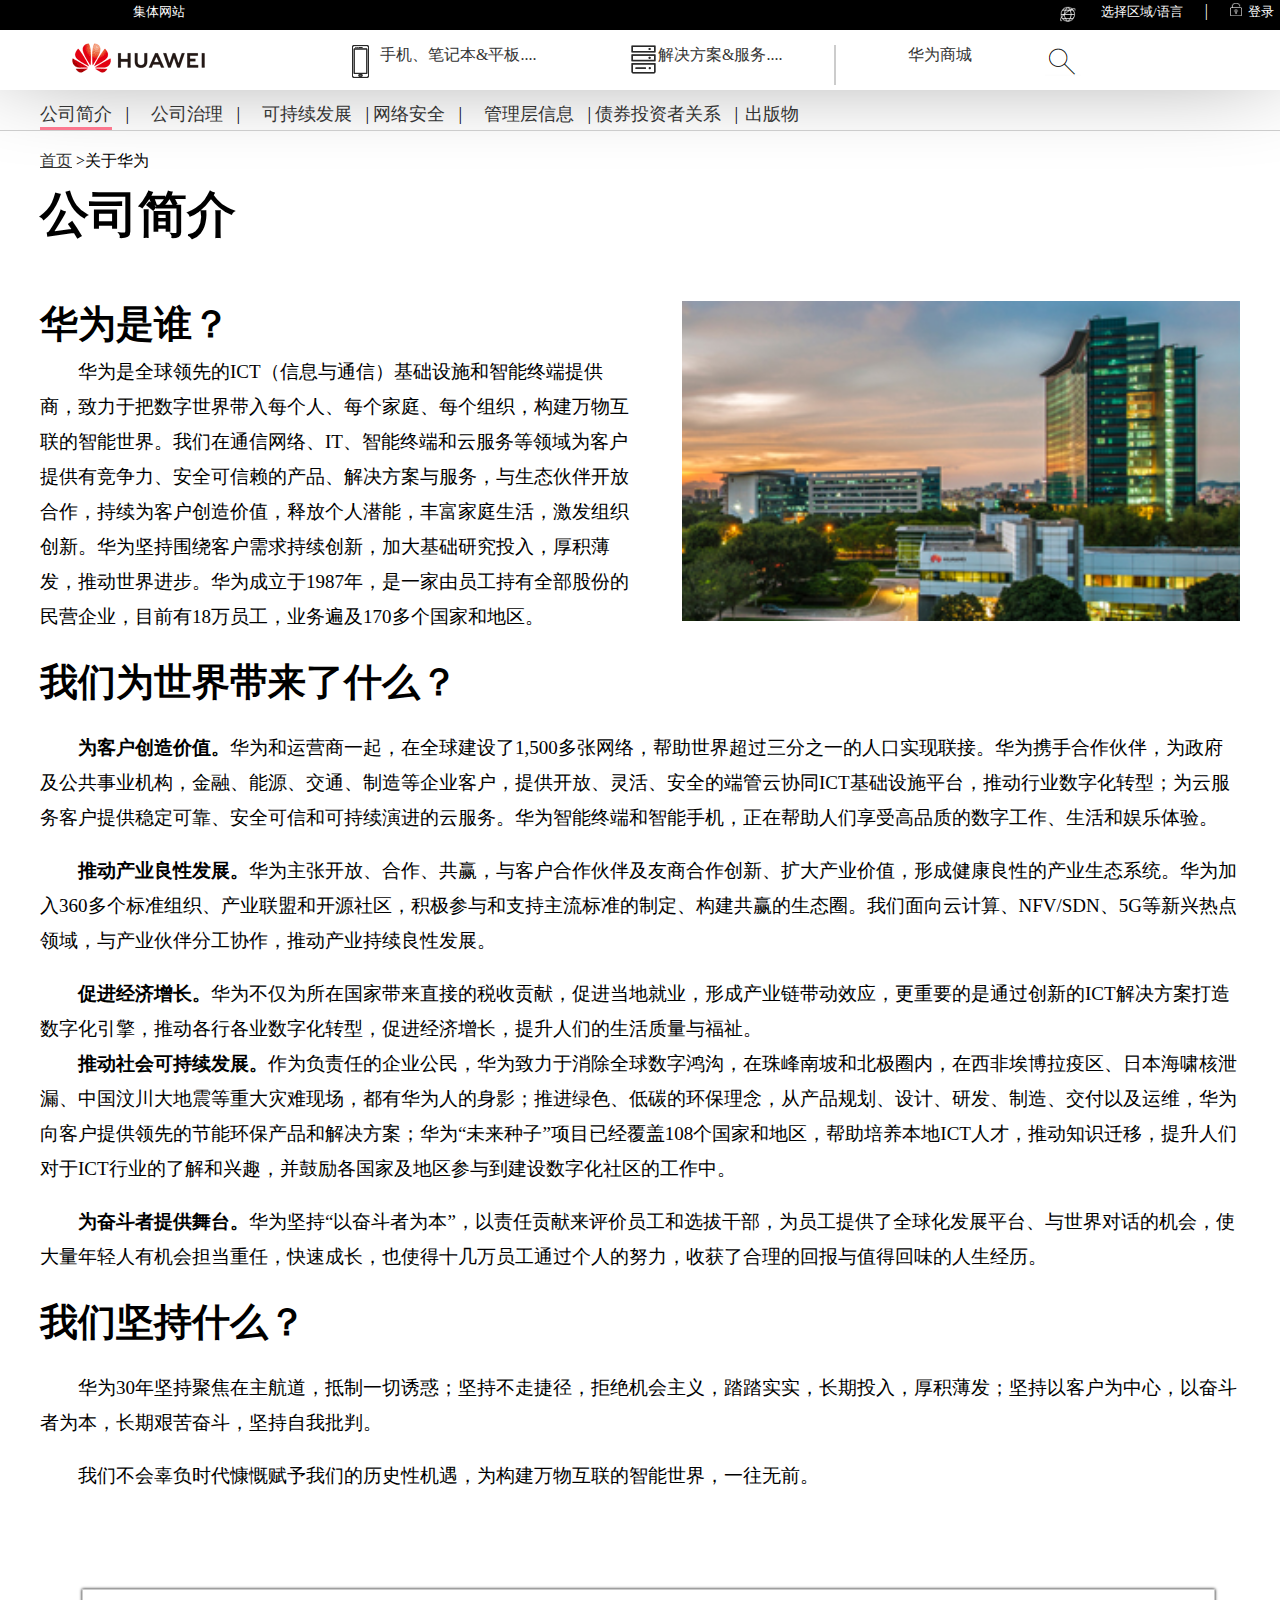
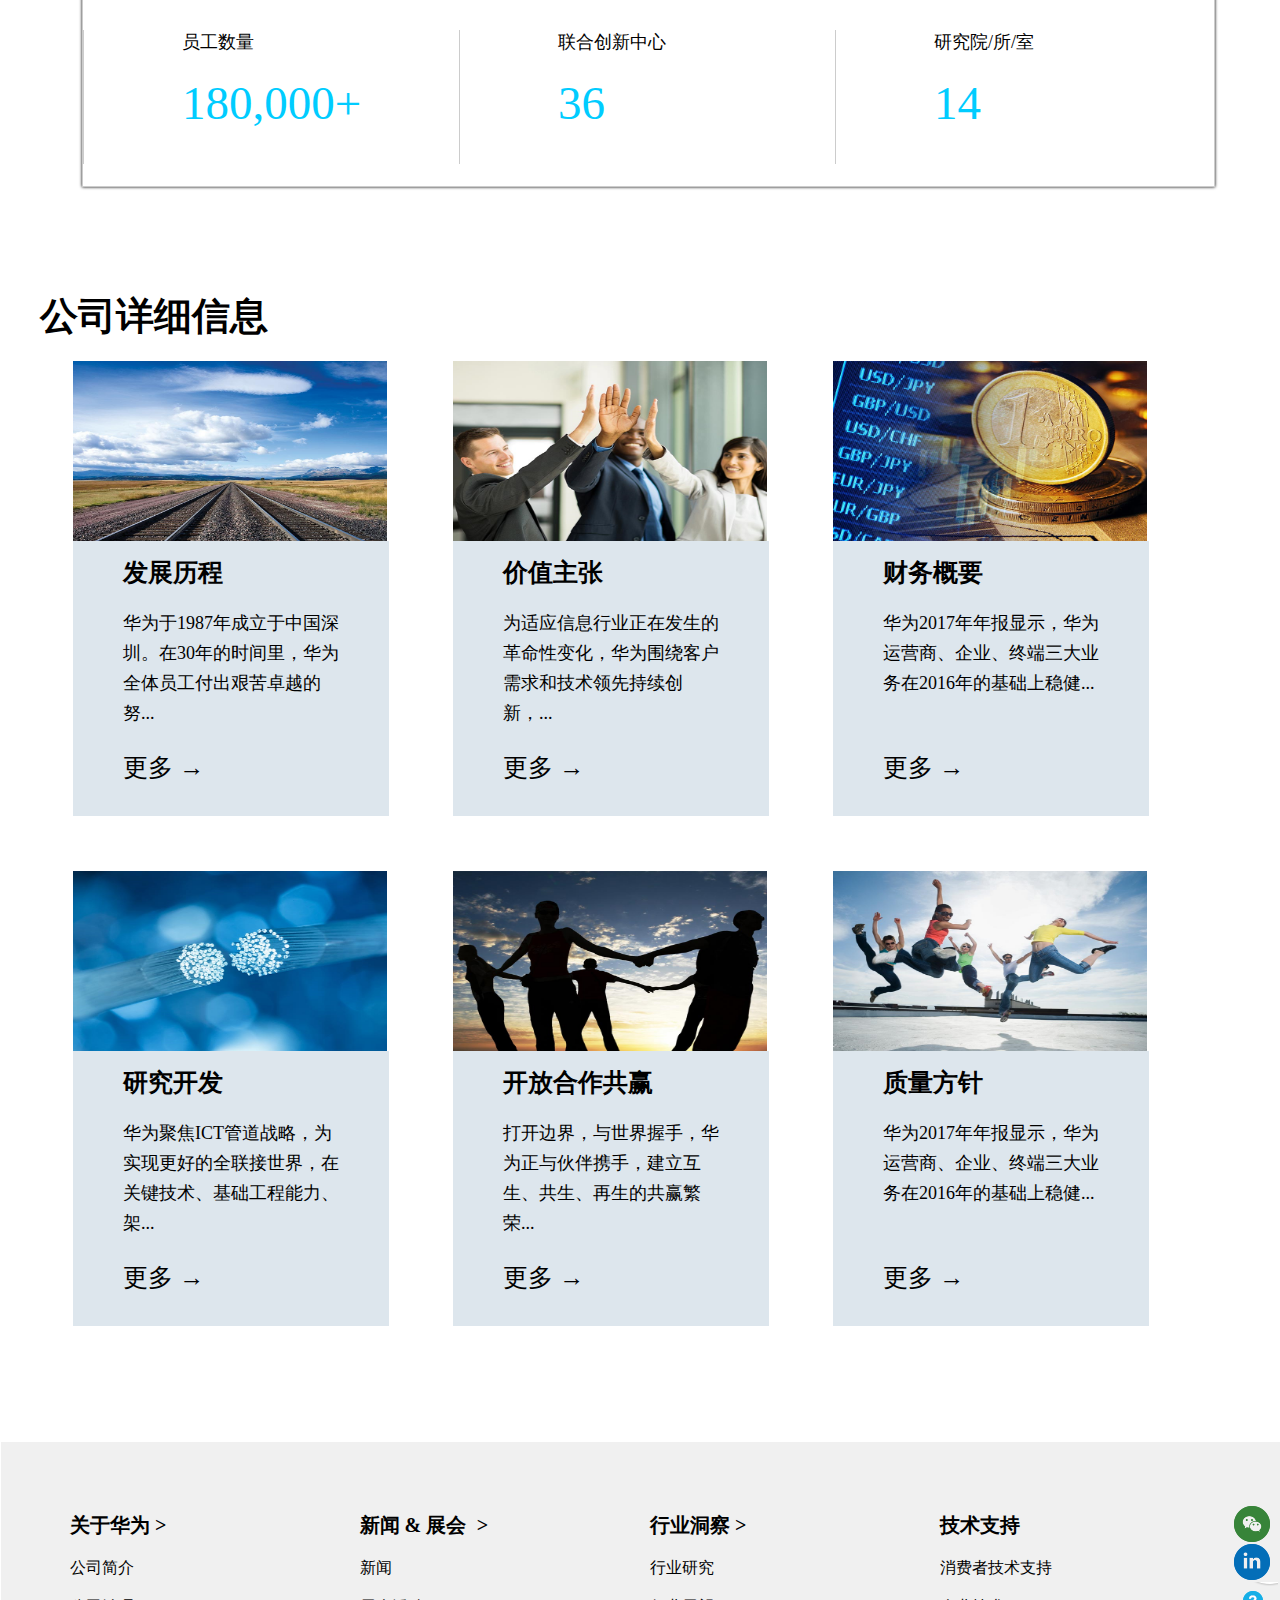
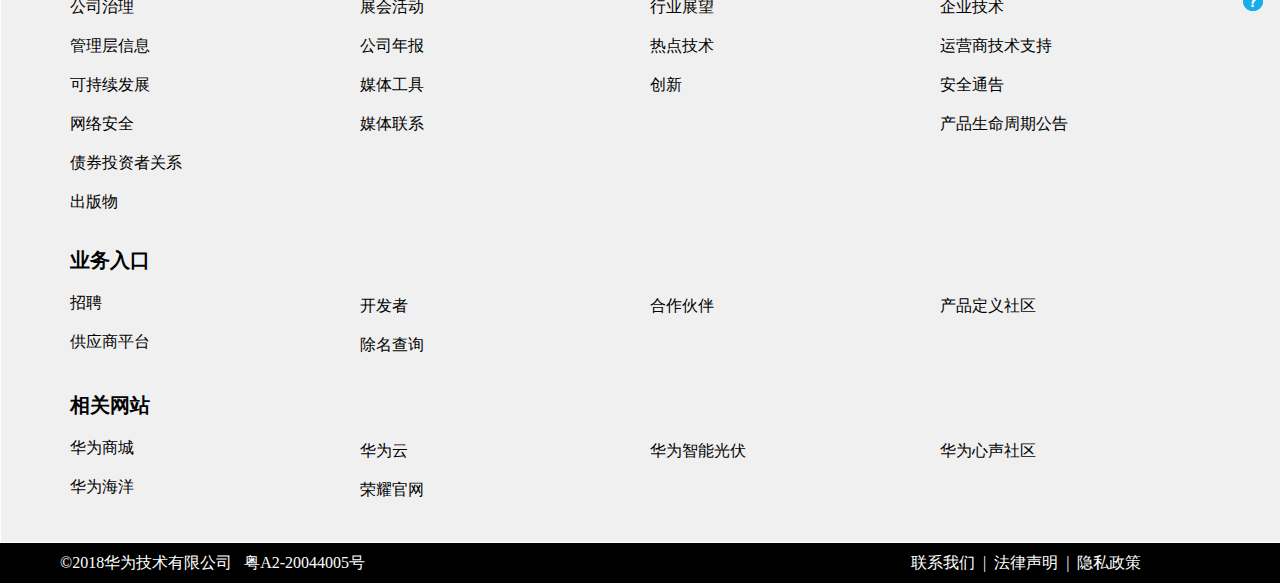
<file: fanghuawei/introduction .html>
<!DOCTYPE html PUBLIC "-//W3C//DTD XHTML 1.0 Transitional//EN" "http://www.w3.org/TR/xhtml1/DTD/xhtml1-transitional.dtd">
<html xmlns="http://www.w3.org/1999/xhtml">
<head>
<meta http-equiv="Content-Type" content="text/html; charset=utf-8" />
<title>公司简介</title>
<link href="css/introduction.css" rel="stylesheet" type="text/css" />
</head>

<body>
<div class="bigbox1">
	<div class="bigbox13">
     <ul>
       <li class="bigbox11"><a href="#">集体网站</a></li>
       <li class="bigboximg"><img src="img/access-network-icon3.png" width="22" height="20"/></li>
       <li><a href="#">选择区域/语言</a></li>
       <li class="bigbox2">|</li>
     <li><a href="#"><img src="img/QQ图片20180702082844.png" width="12" height="13"/>&nbsp;&nbsp;登录</a></li>
     </ul>
  </div>
  </div>
<div class="top">
<div class="topA">
<ul>
	<li style=" margin-top:13px;"><img src="img/huawei_logo.png" /></li>
        <li><a href="#"><span class="topA1"></span>手机、笔记本&amp;平板....</a></li>
        	<li style="border-right:2px solid #CCC;"><span class="topA2"></span><a href="#">解决方案&amp;服务....</a></li>
            	<li style="width:65px;"><a href="#">华为商城</a></li>
						<li  style="width:20px;"><img src="img/搜索.jpg" /></li>
</ul>
</div>
</div>
<div id="head">
<div class="headA">
<ul>
	<li><a href="#" style="border-bottom:3px solid #FB778E;	padding-bottom:3px;">公司简介</a>&nbsp;&nbsp;&nbsp;|</li>
    <li><a href="#">公司治理</a>&nbsp;&nbsp;&nbsp;|</li>
    <li><a href="#">可持续发展</a>&nbsp;&nbsp;&nbsp;|</li>
    <li><a href="#">网络安全</a>&nbsp;&nbsp;&nbsp;|</li>
    <li><a href="#">管理层信息</a>&nbsp;&nbsp;&nbsp;|</li>
    <li style="width:150px;"><a href="#">债券投资者关系</a>&nbsp;&nbsp;&nbsp;|</li>
    <li><a href="#">出版物</a></li>
	</ul>
</div>
</div>
<div class="box">
<div class="one">
	<div class="oneA">
    <p><a href="#" style="color:#333;">首页</a>&nbsp;>关于华为</p>
    <h1 style=" font-size:49px; margin-top:10px;">公司简介</h1>
    </div>
</div>
<div class="two">
<h2 style="line-height:60px; float:left;">华为是谁？</h2><img src="img/corporate-information.jpg" style="float:right; display:inline-block; padding:7px 0px 4px 50px;height:320px;" />
<br />
<p>华为是全球领先的ICT（信息与通信）基础设施和智能终端提供商，致力于把数字世界带入每个人、每个家庭、每个组织，构建万物互联的智能世界。我们在通信网络、IT、智能终端和云服务等领域为客户提供有竞争力、安全可信赖的产品、解决方案与服务，与生态伙伴开放合作，持续为客户创造价值，释放个人潜能，丰富家庭生活，激发组织创新。华为坚持围绕客户需求持续创新，加大基础研究投入，厚积薄发，推动世界进步。华为成立于1987年，是一家由员工持有全部股份的民营企业，目前有18万员工，业务遍及170多个国家和地区。</p>
<br />
<h2>我们为世界带来了什么？</h2>
<br />
<p><strong>为客户创造价值。</strong>华为和运营商一起，在全球建设了1,500多张网络，帮助世界超过三分之一的人口实现联接。华为携手合作伙伴，为政府及公共事业机构，金融、能源、交通、制造等企业客户，提供开放、灵活、安全的端管云协同ICT基础设施平台，推动行业数字化转型；为云服务客户提供稳定可靠、安全可信和可持续演进的云服务。华为智能终端和智能手机，正在帮助人们享受高品质的数字工作、生活和娱乐体验。</p>
<br />
<p><strong>推动产业良性发展。</strong>华为主张开放、合作、共赢，与客户合作伙伴及友商合作创新、扩大产业价值，形成健康良性的产业生态系统。华为加入360多个标准组织、产业联盟和开源社区，积极参与和支持主流标准的制定、构建共赢的生态圈。我们面向云计算、NFV/SDN、5G等新兴热点领域，与产业伙伴分工协作，推动产业持续良性发展。</p>
<br />
<p><strong>促进经济增长。</strong>华为不仅为所在国家带来直接的税收贡献，促进当地就业，形成产业链带动效应，更重要的是通过创新的ICT解决方案打造数字化引擎，推动各行各业数字化转型，促进经济增长，提升人们的生活质量与福祉。</p>
<strong></strong>
<p><strong>推动社会可持续发展。</strong>作为负责任的企业公民，华为致力于消除全球数字鸿沟，在珠峰南坡和北极圈内，在西非埃博拉疫区、日本海啸核泄漏、中国汶川大地震等重大灾难现场，都有华为人的身影；推进绿色、低碳的环保理念，从产品规划、设计、研发、制造、交付以及运维，华为向客户提供领先的节能环保产品和解决方案；华为“未来种子”项目已经覆盖108个国家和地区，帮助培养本地ICT人才，推动知识迁移，提升人们对于ICT行业的了解和兴趣，并鼓励各国家及地区参与到建设数字化社区的工作中。</p>
<br />
<p><strong>为奋斗者提供舞台。</strong>华为坚持“以奋斗者为本”，以责任贡献来评价员工和选拔干部，为员工提供了全球化发展平台、与世界对话的机会，使大量年轻人有机会担当重任，快速成长，也使得十几万员工通过个人的努力，收获了合理的回报与值得回味的人生经历。</p>
<br />
<h2>我们坚持什么？</h2>
<br />
<p>华为30年坚持聚焦在主航道，抵制一切诱惑；坚持不走捷径，拒绝机会主义，踏踏实实，长期投入，厚积薄发；坚持以客户为中心，以奋斗者为本，长期艰苦奋斗，坚持自我批判。</p>
<br />
<p>我们不会辜负时代慷慨赋予我们的历史性机遇，为构建万物互联的智能世界，一往无前。</p>
</div>
<div class="three">
<div class="threeA">
<dl>
<dd>员工数量</dd>
<dt>180,000+</dt>
</dl>
<dl>
<dd>联合创新中心</dd>
<dt>36</dt>
</dl>
<dl>
<dd>研究院/所/室</dd>
<dt>14</dt>
</dl>
</div>
</div>
<div class="four">
 <div class="wz">
<h1>公司详细信息</h1>
</div>
<dl>
	<dt><a><img src="img/发展历程.jpg" width="314" height="180"/></a></dt>
    <dd style="height:50px; padding-top:17px;"><p style="font-size:25px;font-weight:800;">发展历程</p></dd>
    <dd>华为于1987年成立于中国深圳。在30年的时间里，华为全体员工付出艰苦卓越的努...</dd>
       <dd style=" padding-top:45px;font-size:25px; font-weight:200; height:63px;">更多&nbsp;→</dd>
</dl>
<dl>
	<dt><a><img src="img/untitled.png" width="314" height="180"/></a></dt>
    <dd style="height:50px; padding-top:17px;"><p style="font-size:25px;font-weight:800;">价值主张</p></dd>
    <dd>为适应信息行业正在发生的革命性变化，华为围绕客户需求和技术领先持续创新，...</dd>
       <dd style=" padding-top:45px;font-size:25px; font-weight:200; height:63px;">更多&nbsp;→</dd>
</dl>
<dl>
	<dt><a><img src="img/untitled2.png" width="314" height="180"/></a></dt>
    <dd style="height:50px; padding-top:17px;"><p style="font-size:25px;font-weight:800;">财务概要</p></dd>
    <dd>华为2017年年报显示，华为运营商、企业、终端三大业务在2016年的基础上稳健...</dd>
       <dd style=" padding-top:45px;font-size:25px; font-weight:200; height:63px;">更多&nbsp;→</dd>
</dl>
<dl>
	<dt><a><img src="img/untitled3.png" width="314" height="180"/></a></dt>
    <dd style="height:50px; padding-top:17px;"><p style="font-size:25px;font-weight:800;">研究开发</p></dd>
    <dd>华为聚焦ICT管道战略，为实现更好的全联接世界，在关键技术、基础工程能力、架...</dd>
       <dd style=" padding-top:45px;font-size:25px; font-weight:200; height:63px;">更多&nbsp;→</dd>
</dl>
<dl>
	<dt><a><img src="img/untitled4.png" width="314" height="180"/></a></dt>
    <dd style="height:50px; padding-top:17px;"><p style="font-size:25px;font-weight:800;">开放合作共赢</p></dd>
    <dd>打开边界，与世界握手，华为正与伙伴携手，建立互生、共生、再生的共赢繁荣...</dd>
       <dd style=" padding-top:45px;font-size:25px; font-weight:200; height:63px;">更多&nbsp;→</dd>
</dl>
<dl>
	<dt><a><img src="img/untitled5.png" width="314" height="180"/></a></dt>
    <dd style="height:50px; padding-top:17px;"><p style="font-size:25px;font-weight:800;">质量方针</p></dd>
    <dd>华为2017年年报显示，华为运营商、企业、终端三大业务在2016年的基础上稳健...</dd>
       <dd style=" padding-top:45px;font-size:25px; font-weight:200; height:63px;">更多&nbsp;→</dd>
</dl>
</div>
</div>
<div class="six">
<div class="sixBox">
	 <div id="sixT">
   <div class="sixT1">
           <h3 class="iconfont-flash"><a href="#" target="_self">关于华为<em class="hwic_to_right">&nbsp;></em></a></h3>
                           <ul class="clearfix">
                               <li class=""><a href="#" target="_self">公司简介</a></li>
                               <li class=""><a href="#" target="_self">公司治理</a></li>
                               <li class=""><a href="#" target="_self">管理层信息</a></li>
                               <li class=""><a href="#" target="_self">可持续发展</a></li>
                               <li class=""><a href="#" target="_self">网络安全</a></li>
                               <li class=""><a href="#" target="_self">债券投资者关系</a></li>
                               <li class=""><a href="#" target="_self">出版物</a></li>
                            </ul>
        </div>
       <div class="sixT2">
                     <h3 class="iconfont-flash"><a href="#" target="_self">新闻 &amp; 展会 <em class="hwic_to_right">&nbsp;></em></a></h3>
                         <ul class="clearfix">
                           <li class=""><a href="#" target="_self">新闻</a></li>
                           <li class=""><a href="#" target="_self">展会活动</a></li>
                           <li class=""><a href="#" target="_self">公司年报</a></li>
                           <li class=""><a href="#" target="_self">媒体工具</a></li>
                           <li class=""><a href="#" target="_self">媒体联系</a></li>
                         </ul>
        </div>
       <div class="sixT3">
            <h3 class="iconfont-flash"><a href="#" target="_self">行业洞察<em class="hwic_to_right">&nbsp;></em></a></h3>
                         <ul class="clearfix">
                            <li class=""><a href="#" target="_self">行业研究</a></li>
                            <li class=""><a href="#" target="_self">行业展望</a></li>
                            <li class=""><a href="#" target="_self">热点技术</a></li>
                            <li class=""><a href="#" target="_self">创新</a></li>
                         </ul>
        </div>
     <div class="sixT4">
            <h3 class="iconfont-flash">技术支持</h3>
                         <ul class="clearfix">
                            <li class="external-link"><a href="#" target="_self">消费者技术支持<em class="hwic_open-in-new3"></em></a></li>
                            <li class="external-link"><a href="#" target="_blank">企业技术<em class="hwic_open-in-new3"></em></a></li>
                            <li class="external-link"><a href="#" target="_blank">运营商技术支持<em class="hwic_open-in-new3"></em></a></li>
                            <li class=""><a href="#" target="_self">安全通告</a></li>
                            <li class=""><a href="#" target="_self">产品生命周期公告</a></li>
                         </ul>
        </div>
        <div class="sixT5"><!--图片插入-->
        <div class="weixin"></div>
            <div class="in"></div>
                <div class="wenhao" style="margin-left:8px;"></div>
        </div>
     </div>
     <div id="sixC">
         <div class="sixC1">
            <h3 class="iconfont-flash ">业务入口</h3>
            <ul class="clearfix">
               <li class="external-link"><a href="#" target="_blank">招聘<em class="hwic_open-in-new3"></em></a></li>
            </ul>
            <ul class="clearfix">
                <li class="external-link"><a href="#" target="_blank">供应商平台<em class="hwic_open-in-new3"></em></a></li>
            </ul>
        </div>
        <div class="sixC2">
           <ul class="clearfix">
              <li class="external-link1"><a href="#" target="_blank">开发者<em class="hwic_open-in-new3"></em></a></li>
           </ul>
           <ul class="clearfix">
              <li class=""><a href="#" target="_self">除名查询</a></li>
           </ul>
        </div>
         <div class="sixC3">
            <ul class="clearfix">
               <li class="external-link1"><a href="#" target="_blank">合作伙伴<em class="hwic_open-in-new3"></em></a></li>
            </ul>
        </div>
        <div class="sixC4">
            <ul class="clearfix">
                <li class="external-link1"><a href="#" target="_blank">产品定义社区<em class="hwic_open-in-new3"></em></a></li>
            </ul>
        </div>
        <div class="sixC5">
        </div>
     </div>
     <div id="sixB">
        <div class="sixB1">
            <h3 class="iconfont-flash ">相关网站</h3>
            <ul class="clearfix">
               <li class="external-link"><a href="#" target="_blank">华为商城<em class="hwic_open-in-new3"></em></a></li>
            </ul>
            <ul class="clearfix">
               <li class="external-link"><a href="#" target="_blank">华为海洋<em class="hwic_open-in-new3"></em></a></li>
            </ul>
        </div>
         <div class="sixB2">
            <ul class="clearfix">
               <li class="external-link1"><a href="#" target="_blank">华为云<em class="hwic_open-in-new3"></em></a></li>
            </ul>
            <ul class="clearfix">
                <li class=""><a href="#" target="_blank">荣耀官网<em class="hwic_open-in-new3"></em></a></li>
            </ul>
        </div>
       <div class="sixB3">
            <ul class="clearfix">
               <li class="external-link1"><a href="#" target="_blank">华为智能光伏<em class="hwic_open-in-new3"></em></a></li>
            </ul>
        </div>
        <div class="sixB4">
            <ul class="clearfix">
                <li class="external-link1"><a href="#" target="_blank">华为心声社区<em class="hwic_open-in-new3"></em></a></li>
            </ul>
        </div>
        <div class="sixB5">
        </div>
     </div>     
</div>
</div>
<div class="footer">
<div class="footerbox">
 <p>&copy;2018华为技术有限公司&nbsp;&nbsp;&nbsp;粤A2-20044005号</p><p style="margin-left:546px;">联系我们&nbsp;&nbsp;|&nbsp;&nbsp;法律声明&nbsp;&nbsp;|&nbsp;&nbsp;隐私政策</p>
</div>
</div>
</body>
</html>
</file>
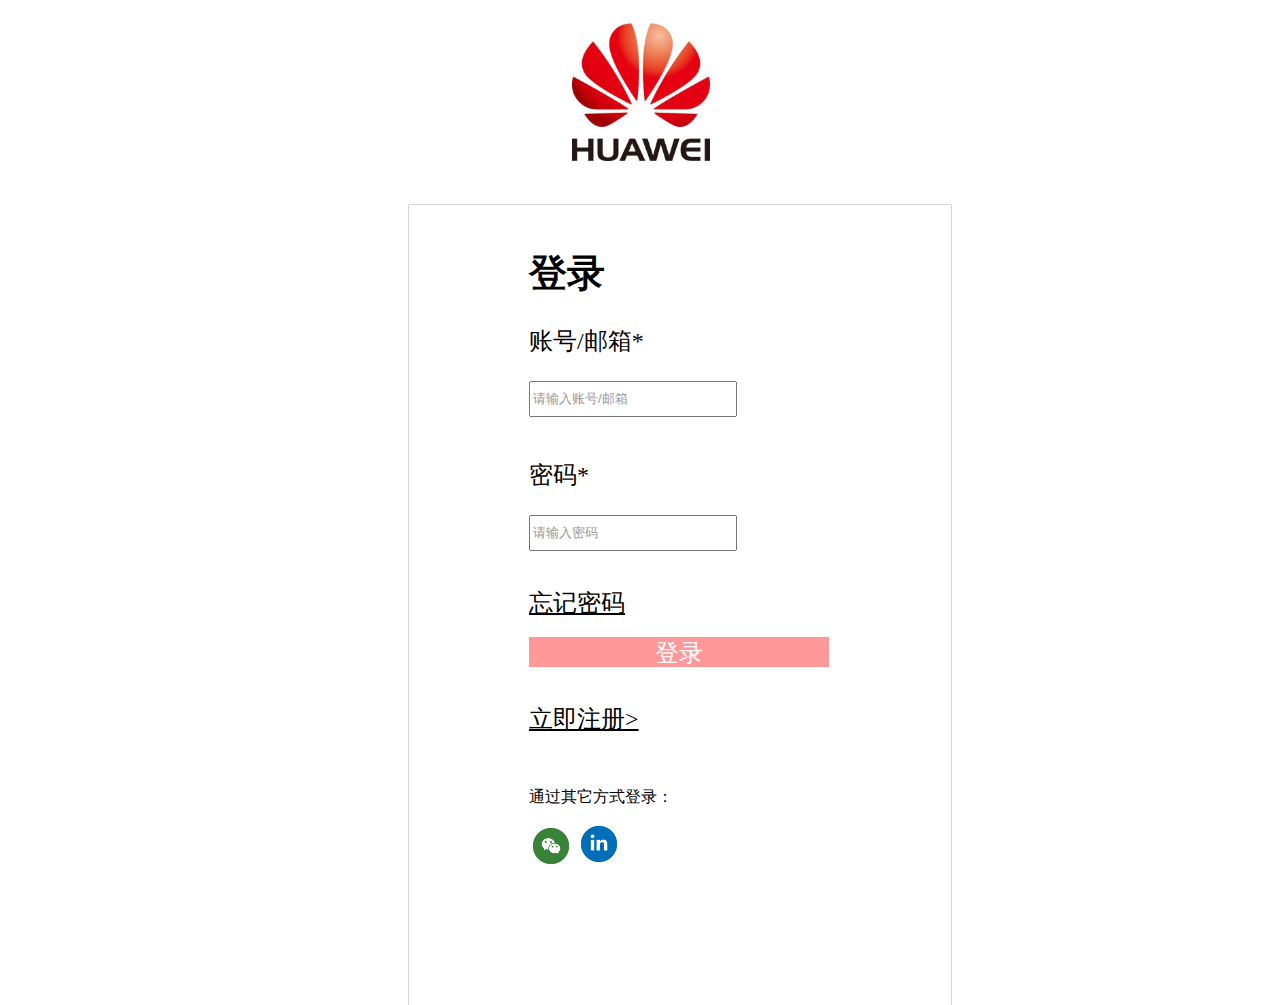
<file: fanghuawei/login.html>
<!DOCTYPE html PUBLIC "-//W3C//DTD XHTML 1.0 Transitional//EN" "http://www.w3.org/TR/xhtml1/DTD/xhtml1-transitional.dtd">
<html xmlns="http://www.w3.org/1999/xhtml">
<head>
<meta http-equiv="Content-Type" content="text/html; charset=utf-8" />
<title>登录页面</title>

<link href="css/login.css" rel="stylesheet" type="text/css" />
</head>

<body>
<div class="one">
  <img src='img/F59F1F82CD1911A615834A76A0399C1A.jpg' />
   <div class="three">
  <div class="two">
  <br />
  <div><h1><b>登录</b></h1></div>
  <div class="tp">
 <p style="font-size:24px">账号/邮箱*<br /></p>
  <input type="text" style="width:200px; height:30px; color:#999" value="请输入账号/邮箱"/>
  <br />
  <br />
  <p style="font-size:24px">密码*<br /></p>
  <input type="text" style="width:200px; height:30px; color:#999" " value="请输入密码" />
   <br />
  <br />
  <br />
  <a style="font-size:24px">忘记密码</a>
   <br />
  <br />
  <div class="dd">登录</div>
  <br />
  <br />
  <div class="ss"><a>立即注册></a></div>
  <br />
  <br />
  <div class="hh"><p>通过其它方式登录：</p></div>
  <div class="foot">
          <div class="weixin"></div> <div class="in"></div>
  </div>
  </div>
  </div>
  </div>
</div>
 
</body>
</html>
</file>
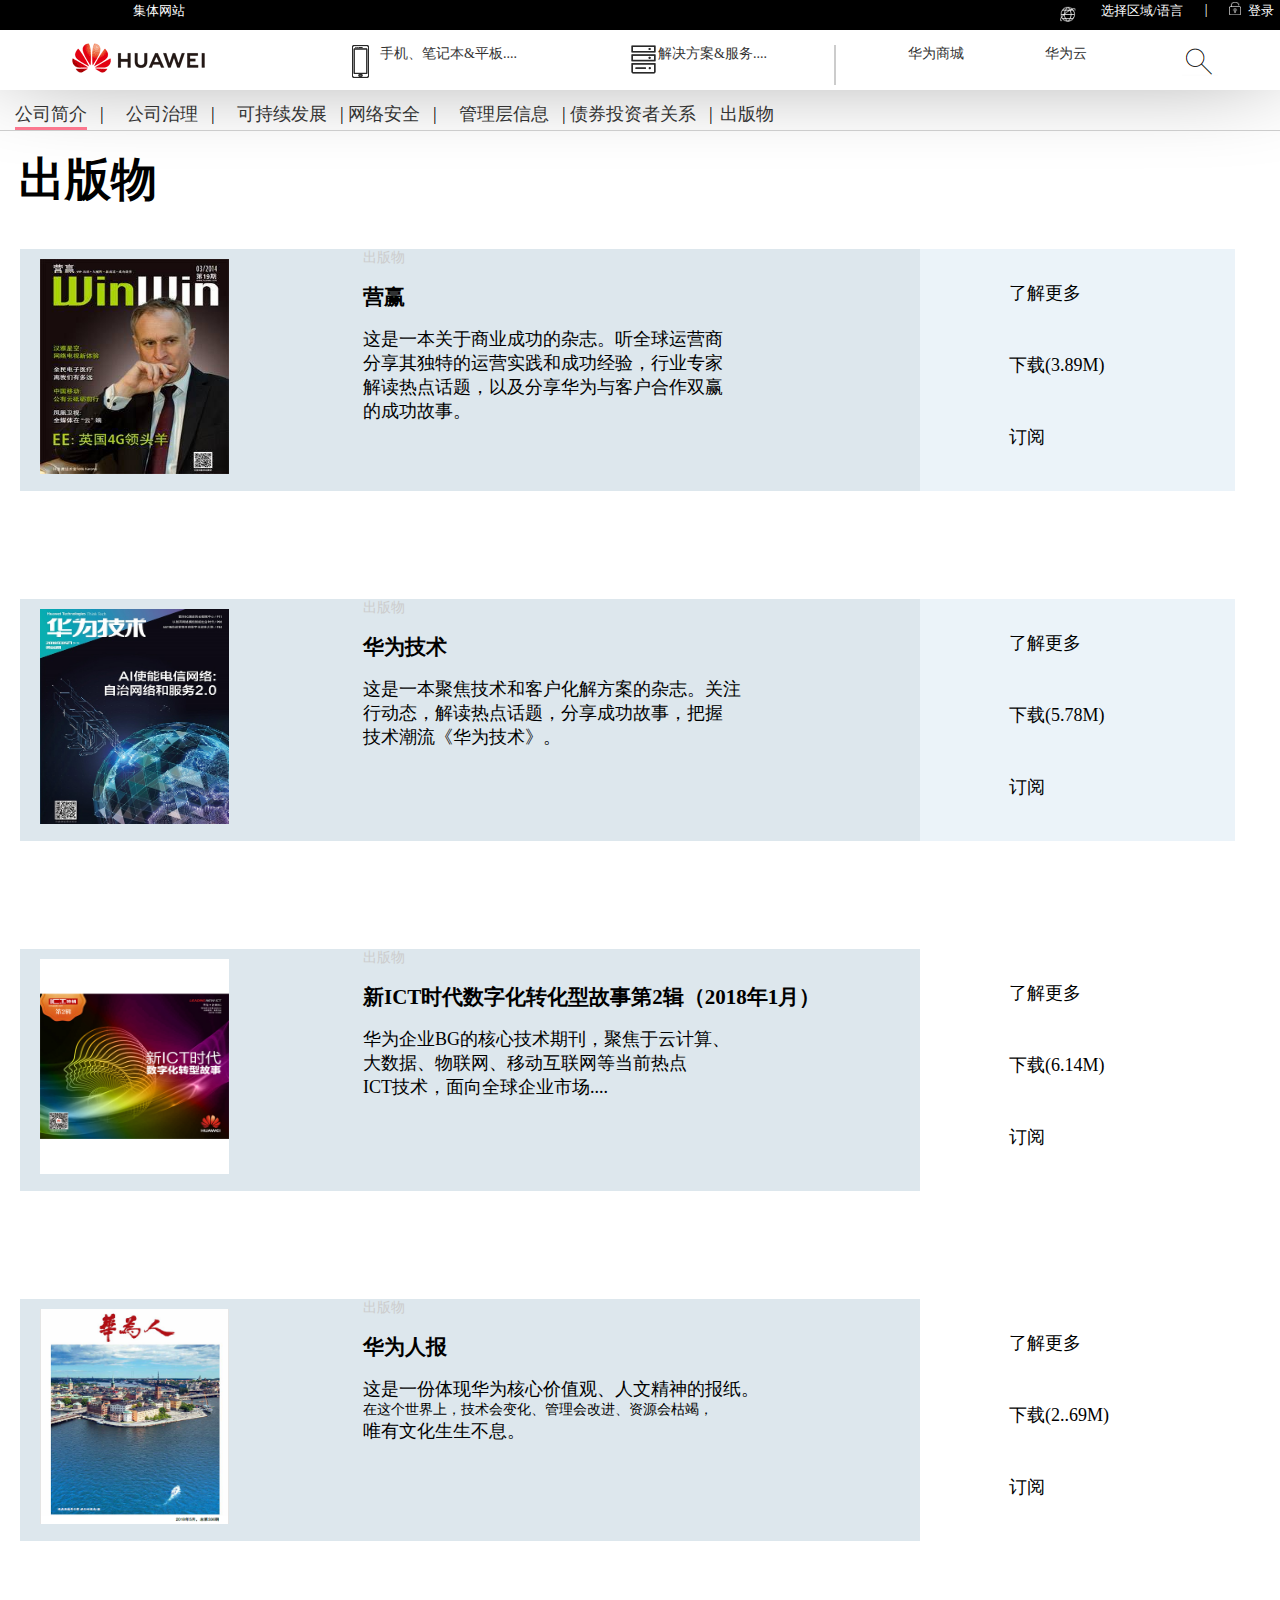
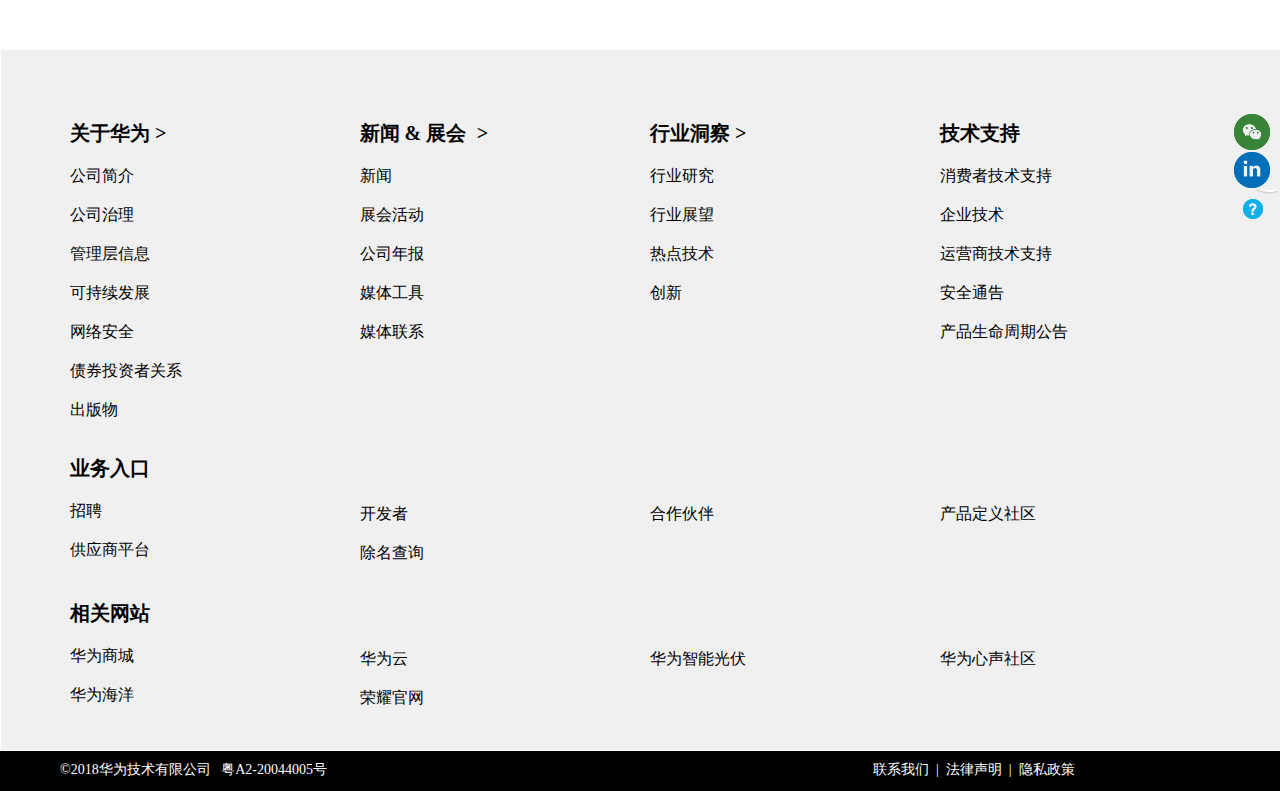
<file: fanghuawei/publish.html>
<!DOCTYPE html PUBLIC "-//W3C//DTD XHTML 1.0 Transitional//EN" "http://www.w3.org/TR/xhtml1/DTD/xhtml1-transitional.dtd">
<html xmlns="http://www.w3.org/1999/xhtml">
<head>
<meta http-equiv="Content-Type" content="text/html; charset=utf-8" />
<title>无标题文档</title>
<link href="css/publish.css" rel="stylesheet" type="text/css" />

</head>

<body>
<div class="bigbox1">
	<div class="bigbox13">
     <ul>
       <li class="bigbox11"><a href="#">集体网站</a></li>
       <li class="bigboximg"><img src="img/access-network-icon3.png" width="22" height="20"/></li>
       <li><a href="#">选择区域/语言</a></li>
       <li class="bigbox2">|</li>
     <li><a href="#"><img src="img/QQ图片20180702082844.png" width="12" height="13"/>&nbsp;&nbsp;登录</a></li>
     </ul>
  </div>
  </div>
<div class="top">
<div class="topA">
<ul>
	<li style=" margin-top:13px;"><img src="img/huawei_logo.png" /></li>
        <li><a href="#"><span class="topA1"></span>手机、笔记本&amp;平板....</a></li>
        	<li style="border-right:2px solid #CCC;"><span class="topA2"></span><a href="#">解决方案&amp;服务....</a></li>
            	<li style="width:65px;"><a href="#">华为商城</a></li>
            		<li style="width:65px;"><a href="#">华为云</a></li>
                    	<li  style="width:20px;"><img src="img/搜索.jpg" /></li>
</ul>
</div>
</div>
<div id="head">
<div class="headA">
<ul>
	<li><a href="#" style="border-bottom:3px solid #FB778E;	padding-bottom:3px;">公司简介</a>&nbsp;&nbsp;&nbsp;|</li>
    <li><a href="#">公司治理</a>&nbsp;&nbsp;&nbsp;|</li>
    <li><a href="#">可持续发展</a>&nbsp;&nbsp;&nbsp;|</li>
    <li><a href="#">网络安全</a>&nbsp;&nbsp;&nbsp;|</li>
    <li><a href="#">管理层信息</a>&nbsp;&nbsp;&nbsp;|</li>
    <li style="width:150px;"><a href="#">债券投资者关系</a>&nbsp;&nbsp;&nbsp;|</li>
    <li><a href="#">出版物</a></li>
	</ul>
</div>
</div>
  <div class="two">
   <h2>出版物</h2>
  </div>
<div class="box">
<dl style="width:900px;">
<dt style="background:#dde7ed;"><img src="img/QQ图片20180627152112.jpg" width="189" height="215"></dt>
<dd style="background:#dde7ed; width:557px;"><p style=" color:#CCC;">出版物</p><br />
<h2>营赢</h2><br />
<p style="font-size: 18px;font-weight: 100;">这是一本关于商业成功的杂志。听全球运营商</p><p style="font-size: 18px;font-weight: 100;">分享其独特的运营实践和成功经验，行业专家</p><p style="font-size: 18px;font-weight: 100;">解读热点话题，以及分享华为与客户合作双赢</p><p style="font-size: 18px;ont-weight: 100;">的成功故事。</p></p></dd>
</dl>
<dl>
<dd style="width:226px; background:#ebf3f9;">
<br />
<br /><span style="font-size:18px; font-weight:500;">了解更多</span><p style="float:right;"></p>
<br />
<br />
<br />
<br /><span style="font-size:18px; font-weight:500;">下载(3.89M)</span><p style="float:right;"></p>
<br />
<br />
<br />
<br /><span style="font-size:18px; font-weight:500;">订阅</span><p style="float:right;"></p></dd>
</dl>
</div>
<div class="box">
<dl style="width:900px;">
<dt style="background:#dde7ed;"><img src='img/80-cv-cn.jpg'width="189" height="215"/></dt>
<dd style="background:#dde7ed; width:557px;"><p style=" color:#CCC;">出版物</p><br />
<h2>华为技术</h2><br />
<p style="font-size: 18px;font-weight: 100;">这是一本聚焦技术和客户化解方案的杂志。关注</p><p style="font-size: 18px;font-weight: 100;">行动态，解读热点话题，分享成功故事，把握</p><p style="font-size: 18px;font-weight: 100;">技术潮流《华为技术》。</p></p></dd>
</dl>
<dl>
<dd style="width:226px; background:#ebf3f9;">
<br />
<br /><span style="font-size:18px; font-weight:500;">了解更多</span><p style="float:right;"></p>
<br />
<br />
<br />
<br /><span style="font-size:18px; font-weight:500;">下载(5.78M)</span><p style="float:right;"></p>
<br />
<br />
<br />
<br /><span style="font-size:18px; font-weight:500;">订阅</span><p style="float:right;"></p></dd>
</dl>
</div>
<div class="box">
<dl style="width:900px;">
<dt style="background:#dde7ed;"><img src='img/ict-digital-012018-cv-cn.jpg'width="189" height="215"/></dt>
<dd style="background:#dde7ed; width:557px;"><p style=" color:#CCC;">出版物</p><br />
<h2>新ICT时代数字化转化型故事第2辑（2018年1月）</h2><br />
<p style="font-size: 18px;font-weight: 100;">华为企业BG的核心技术期刊，聚焦于云计算、</p><p style="font-size: 18px;font-weight: 100;">大数据、物联网、移动互联网等当前热点</p><p style="font-size: 18px;font-weight: 100;">ICT技术，面向全球企业市场....</p></p></dd>
</dl>
<dl>
<dd dstyle="width:226px; background:#ebf3f9;">
<br />
<br /><span style="font-size:18px; font-weight:500;">了解更多</span><p style="float:right;"></p>
<br />
<br />
<br />
<br /><span style="font-size:18px; font-weight:500;">下载(6.14M)</span><p style="float:right;"></p>
<br />
<br />
<br />
<br /><span style="font-size:18px; font-weight:500;">订阅</span><p style="float:right;"></p></dd>
</dl>
</div>
<div class="box">
<dl  style="width:900px;">
<dt style="background:#dde7ed;"><img src='img/336-fmcn.PNG'/ width="189" height="215"></dt>
<dd style="background:#dde7ed;  width:557px;"><p style=" color:#CCC;">出版物</p><br />
<h2>华为人报</h2><br />
<p style="font-size: 18px;font-weight: 100;">这是一份体现华为核心价值观、人文精神的报纸。</p><p>在这个世界上，技术会变化、管理会改进、资源会枯竭，</p><p  style="font-size: 18px;font-weight: 100;">唯有文化生生不息。</p></dd>
</dl>
<dl>
<dd dstyle="width:226px; background:#ebf3f9;">
<br />
<br /><span style="font-size:18px; font-weight:500;">了解更多</span><p style="float:right;"></p>
<br />
<br />
<br />
<br /><span style="font-size:18px; font-weight:500;">下载(2..69M)</span><p style="float:right;"></p>
<br />
<br />
<br />
<br /><span style="font-size:18px; font-weight:500;">订阅</span><p style="float:right;"></p></dd>
</dl>
</div>
<div class="six">
<div class="sixBox">
	 <div id="sixT">
   <div class="sixT1">
           <h3 class="iconfont-flash"><a href="#" target="_self">关于华为<em class="hwic_to_right">&nbsp;></em></a></h3>
                           <ul class="clearfix">
                               <li class=""><a href="#" target="_self">公司简介</a></li>
                               <li class=""><a href="#" target="_self">公司治理</a></li>
                               <li class=""><a href="#" target="_self">管理层信息</a></li>
                               <li class=""><a href="#" target="_self">可持续发展</a></li>
                               <li class=""><a href="#" target="_self">网络安全</a></li>
                               <li class=""><a href="#" target="_self">债券投资者关系</a></li>
                               <li class=""><a href="#" target="_self">出版物</a></li>
                            </ul>
        </div>
       <div class="sixT2">
                     <h3 class="iconfont-flash"><a href="#" target="_self">新闻 &amp; 展会 <em class="hwic_to_right">&nbsp;></em></a></h3>
                         <ul class="clearfix">
                           <li class=""><a href="#" target="_self">新闻</a></li>
                           <li class=""><a href="#" target="_self">展会活动</a></li>
                           <li class=""><a href="#" target="_self">公司年报</a></li>
                           <li class=""><a href="#" target="_self">媒体工具</a></li>
                           <li class=""><a href="#" target="_self">媒体联系</a></li>
                         </ul>
        </div>
       <div class="sixT3">
            <h3 class="iconfont-flash"><a href="#" target="_self">行业洞察<em class="hwic_to_right">&nbsp;></em></a></h3>
                         <ul class="clearfix">
                            <li class=""><a href="#" target="_self">行业研究</a></li>
                            <li class=""><a href="#" target="_self">行业展望</a></li>
                            <li class=""><a href="#" target="_self">热点技术</a></li>
                            <li class=""><a href="#" target="_self">创新</a></li>
                         </ul>
        </div>
     <div class="sixT4">
            <h3 class="iconfont-flash">技术支持</h3>
                         <ul class="clearfix">
                            <li class="external-link"><a href="#" target="_self">消费者技术支持<em class="hwic_open-in-new3"></em></a></li>
                            <li class="external-link"><a href="#" target="_blank">企业技术<em class="hwic_open-in-new3"></em></a></li>
                            <li class="external-link"><a href="#" target="_blank">运营商技术支持<em class="hwic_open-in-new3"></em></a></li>
                            <li class=""><a href="#" target="_self">安全通告</a></li>
                            <li class=""><a href="#" target="_self">产品生命周期公告</a></li>
                         </ul>
        </div>
        <div class="sixT5"><!--图片插入-->
        <div class="weixin"></div>
            <div class="in"></div>
                <div class="wenhao" style="margin-left:8px;"></div>
        </div>
     </div>
     <div id="sixC">
         <div class="sixC1">
            <h3 class="iconfont-flash ">业务入口</h3>
            <ul class="clearfix">
               <li class="external-link"><a href="#" target="_blank">招聘<em class="hwic_open-in-new3"></em></a></li>
            </ul>
            <ul class="clearfix">
                <li class="external-link"><a href="#" target="_blank">供应商平台<em class="hwic_open-in-new3"></em></a></li>
            </ul>
        </div>
        <div class="sixC2">
           <ul class="clearfix">
              <li class="external-link1"><a href="#" target="_blank">开发者<em class="hwic_open-in-new3"></em></a></li>
           </ul>
           <ul class="clearfix">
              <li class=""><a href="#" target="_self">除名查询</a></li>
           </ul>
        </div>
         <div class="sixC3">
            <ul class="clearfix">
               <li class="external-link1"><a href="#" target="_blank">合作伙伴<em class="hwic_open-in-new3"></em></a></li>
            </ul>
        </div>
        <div class="sixC4">
            <ul class="clearfix">
                <li class="external-link1"><a href="#" target="_blank">产品定义社区<em class="hwic_open-in-new3"></em></a></li>
            </ul>
        </div>
        <div class="sixC5">
        </div>
     </div>
     <div id="sixB">
        <div class="sixB1">
            <h3 class="iconfont-flash ">相关网站</h3>
            <ul class="clearfix">
               <li class="external-link"><a href="#" target="_blank">华为商城<em class="hwic_open-in-new3"></em></a></li>
            </ul>
            <ul class="clearfix">
               <li class="external-link"><a href="#" target="_blank">华为海洋<em class="hwic_open-in-new3"></em></a></li>
            </ul>
        </div>
         <div class="sixB2">
            <ul class="clearfix">
               <li class="external-link1"><a href="#" target="_blank">华为云<em class="hwic_open-in-new3"></em></a></li>
            </ul>
            <ul class="clearfix">
                <li class=""><a href="#" target="_blank">荣耀官网<em class="hwic_open-in-new3"></em></a></li>
            </ul>
        </div>
       <div class="sixB3">
            <ul class="clearfix">
               <li class="external-link1"><a href="#" target="_blank">华为智能光伏<em class="hwic_open-in-new3"></em></a></li>
            </ul>
        </div>
        <div class="sixB4">
            <ul class="clearfix">
                <li class="external-link1"><a href="#" target="_blank">华为心声社区<em class="hwic_open-in-new3"></em></a></li>
            </ul>
        </div>
        <div class="sixB5">
        </div>
     </div>     
</div>
</div>
<div class="footer">
<div class="footerbox">
 <p>&copy;2018华为技术有限公司&nbsp;&nbsp;&nbsp;粤A2-20044005号</p><p style="margin-left:546px;">联系我们&nbsp;&nbsp;|&nbsp;&nbsp;法律声明&nbsp;&nbsp;|&nbsp;&nbsp;隐私政策</p>
</div>
</div>
</body>
</html>
</file>
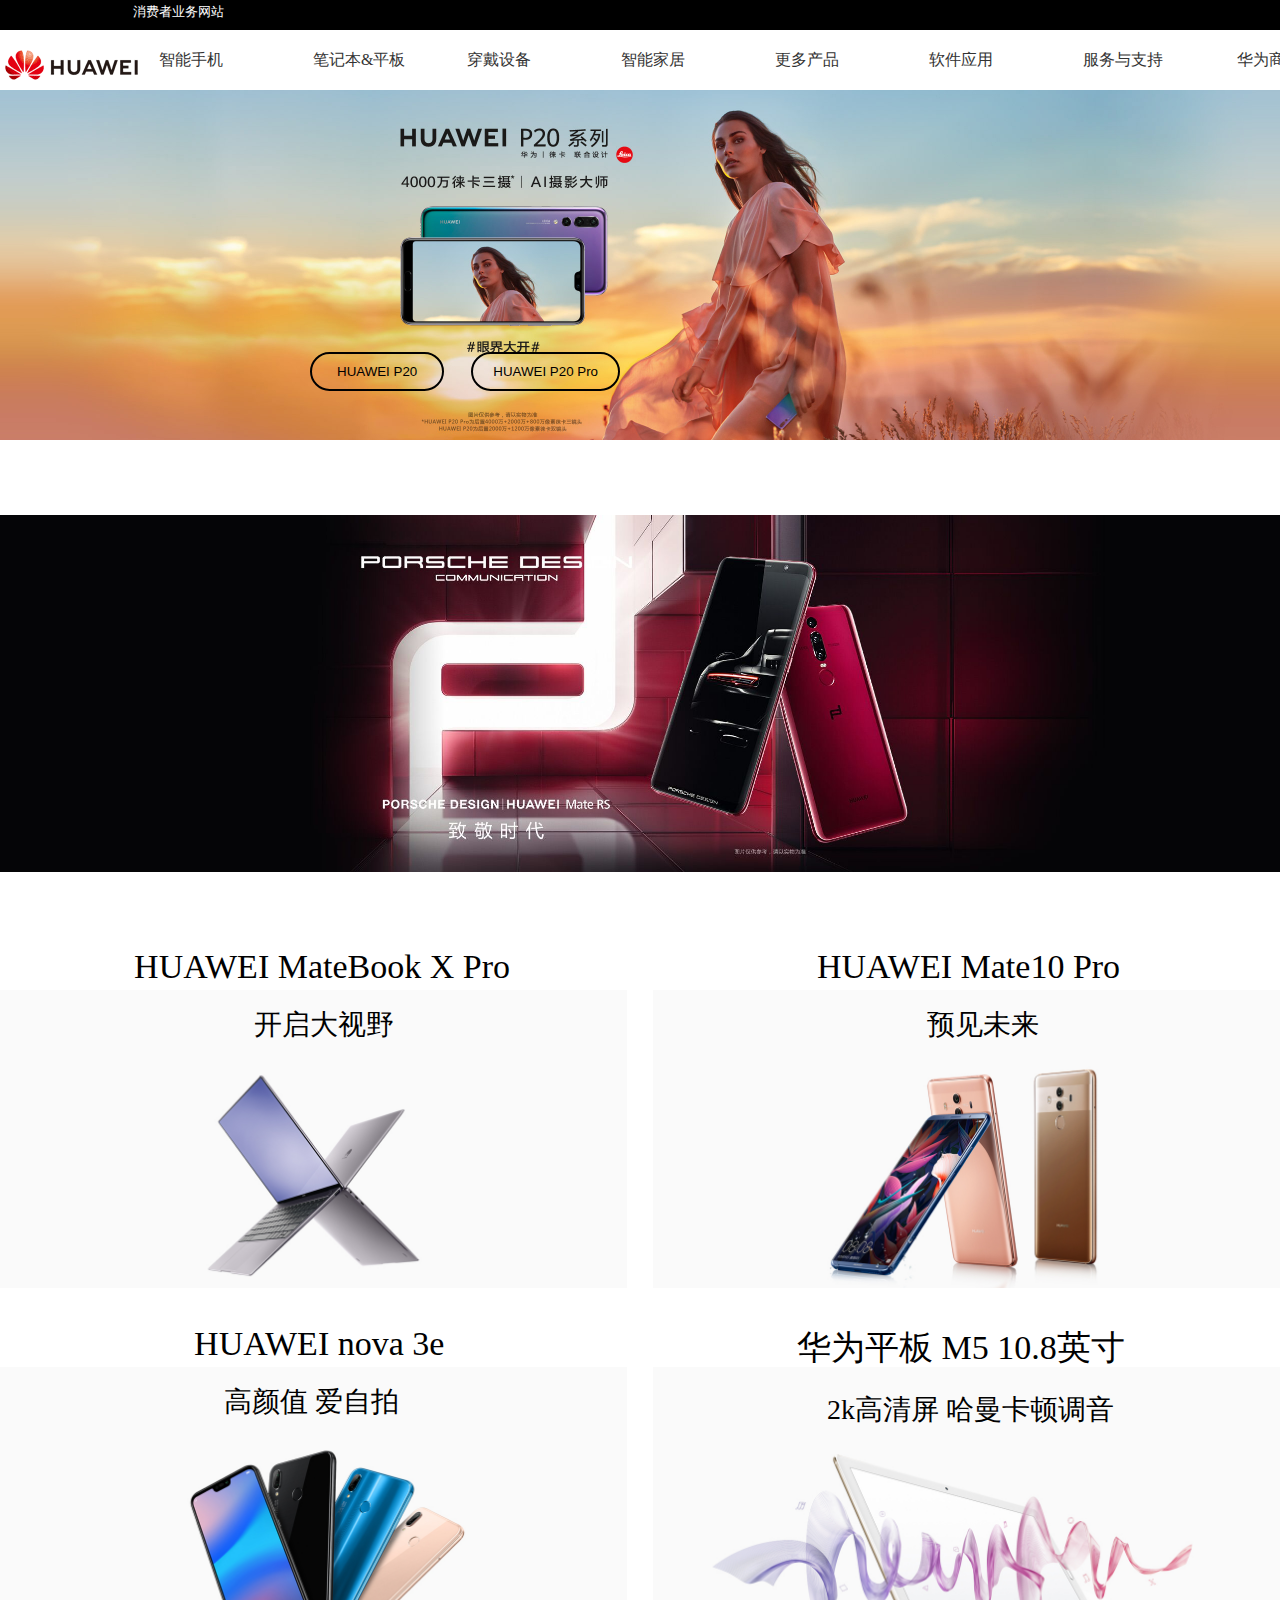
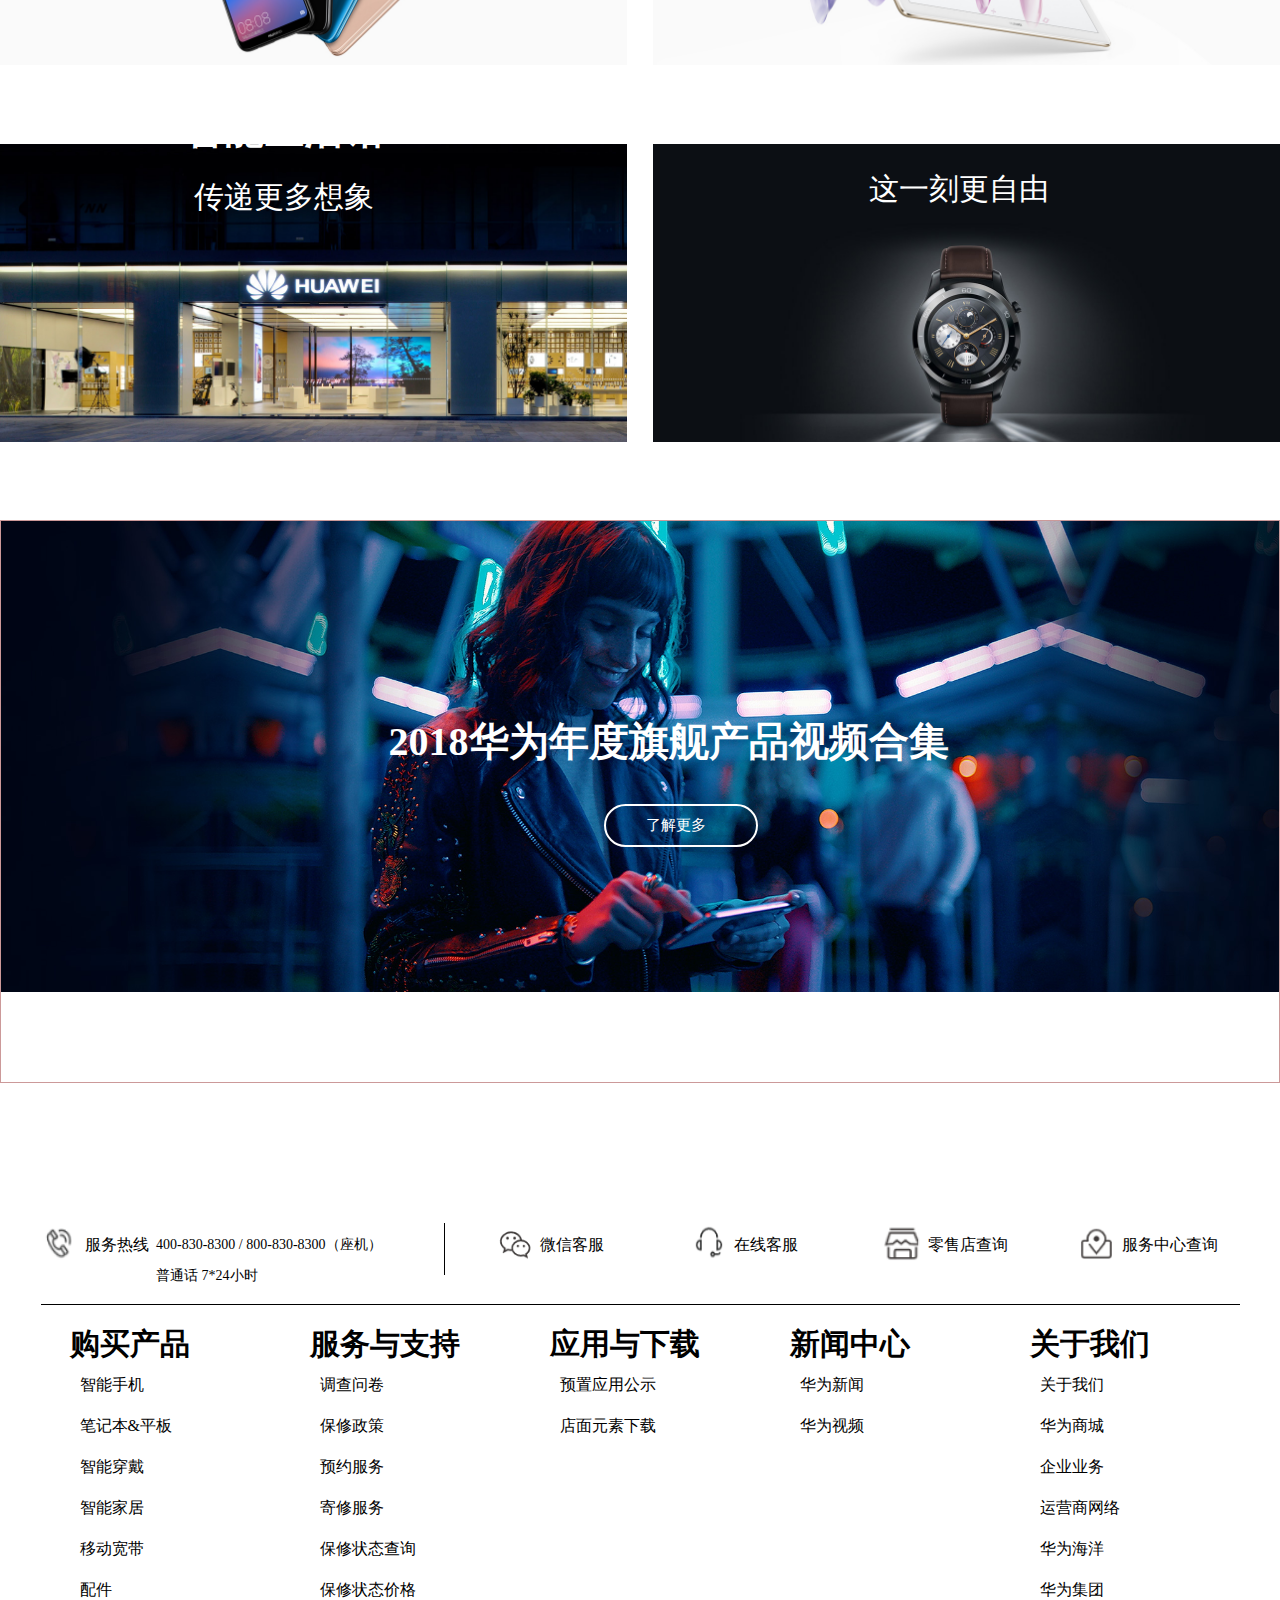
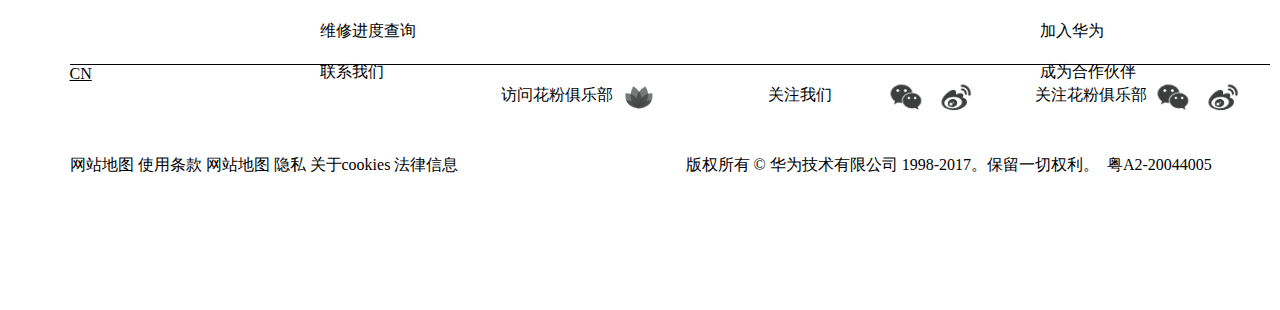
<file: fanghuawei/user.html>
<!DOCTYPE html PUBLIC "-//W3C//DTD XHTML 1.0 Transitional//EN" "http://www.w3.org/TR/xhtml1/DTD/xhtml1-transitional.dtd">
<html xmlns="http://www.w3.org/1999/xhtml">
<head>
<meta http-equiv="Content-Type" content="text/html; charset=utf-8" />
<title>个人用户</title>
<link type="text/css" rel="stylesheet" href="css/user.css" />
</head>

<body>
<div class="su">
<div class="bigbox1">
	<div class="bigbox13">
     <ul>
       <li class="bigbox11"><a href=" ">消费者业务网站</a ></li>
     </ul>
  </div>
  </div>
<div class="top">
<div class="topA">
<ul>
	    <li><img src="img/huawei_logo.png" /></li>
        <li><a href="#">智能手机</a ></li>
        <li><a href="#">笔记本&amp;平板</a ></li>
        <li><a href="#">穿戴设备</a ></li>
        <li><a href="#">智能家居</a ></li>
        <li><a href="#">更多产品</a ></li>
        <li><a href="#">软件应用</a ></li>
        <li><a href="#">服务与支持</a ></li>
        <li><a href="#">华为商城</a ></li>
</ul>
</div>
</div>


<div class="one">
    <img src="img/banner.jpg" style="width:100%" />
    <div class="one_a">   
        <div class="one_b"><a><input type="button" name="" value="HUAWEI P20" style="padding:10px 25px 10px 25px" /></a></div>
        <div class="one_c"><a><input type="button" name="" value="HUAWEI P20 Pro" style="padding:10px 20px 10px 20px" /></a></div>
    </div>
</div>
    <div class="two">
        <img src="img/bshhh.jpg" style="width:100%" />
    </div>
    <div class="font">
       <div class="font_a">
          <img src="img/Web_matebookx-original.jpg" style="width:100%" />
          <div class="a">
              <div class="aa"><h2>HUAWEI MateBook X Pro</h2></div>
              <div class="aaa"><h4>开启大视野</h2></div>
          </div>
       </div>
       <div class="font_b">
          <img src="img/Web_mate10-original.jpg" style="width:100%" />
          <div class="b">
              <div class="bb"><h2>HUAWEI Mate10 Pro</h2></div>
              <div class="bbb"><h4>预见未来</h2></div>
          </div>
       </div>
       <div class="font_c">
          <img src="img/Web_nova3e-original.jpg" style="width:100%" />
          <div class="c">
              <div class="cc"><h2>HUAWEI nova 3e</h2></div>
              <div class="ccc"><h4>高颜值 爱自拍</h2></div>
          </div>
       </div>
       <div class="font_d">
          <img src="img/Web_m510-original.jpg" style="width:100%" />
          <div class="d">
              <div class="dd"><h2>华为平板 M5 10.8英寸</h2></div>
              <div class="ddd"><h4>2k高清屏 哈曼卡顿调音</h2></div>
          </div>
       </div>
       <div class="font_e">
          <img src="img/Web_smart-original.jpg" style="width:100%" />
          <div class="e">
              <div class="ee"><h3 style=" font:#F00;">智能生活馆</h3></div>
              <div class="eee"><h5>传递更多想象</h5></div>
          </div>
       </div>
       <div class="font_f">
          <img src="img/Web_watch-original.jpg" style="width:100%" />
          <div class="f">
              <div class="ff"><h3>HUAWEI WATCH 2 Pro</h3></div>
              <div class="fff"><h5>这一刻更自由</h5></div>
          </div>
       </div>
   </div>
    <div class="fax">
         <img src="img/ipad-video-original.jpg" style="width:100%" />
         <div class="fax_a">
         <div class="fax_b"><a><input type="button" name="" value="了解更多" style="padding:10px 25px 10px 25px; color:#FFF; font-size:15px; margin-left:15px;" 
	 /></a></div>
         </div>
         <div class="fax_c"><h3>2018华为年度旗舰产品视频合集</h3></div>
    </div>
    
<div class="six">
       <div class="six_a">
       <div class="six_a1">
           <div class="six_a2">
           <div class="six_a2A"><img src="img/rexian.png" width="40" height="40"/></div>
           <div class="six_a2B"><span class="tit">服务热线<i></i></span></div>
	         <div class="six_a2C"><p style="font-size: 14px;margin-top: 13px;">400-830-8300 / 800-830-8300（座机）</p>
         <p style="font-size: 14px;margin-top: 13px;">普通话 7*24小时</p>  </div>
       </div>
           <div class="six_a3">
			 <div class="six_a3A"><img src="img/weixin (2).png" width="40" height="40"/></div>
           <div class="six_a3B"><span class="tit"><a href="#">微信客服</a><i></i></span></div>
       	 <div class="six_a3A"><img src="img/11.png" width="40" height="40" /></div>
           <div class="six_a3B"><span class="tit"><a href="#">在线客服</a><i></i></span></div>
       		 <div class="six_a3A"><img src="img/22.png" width="40" height="40"/></div>
           <div class="six_a3B"><span class="tit"><a href="#">零售店查询</a><i></i></span></div>
       		 <div class="six_a3A"><img src="img/xinfeng.png" width="40" height="40" /></div>
       		 <div class="six_a3B"><span class="tit"><a href="#">服务中心查询</a><i></i></span></div>
       </div>
       </div>
       <div id="six">
<div class="sixBox">
       <div id="sixT">
   <div class="sixT1">
           <h6 class="iconfont-flash"><a href="#" target="_self">购买产品</a></h6>
                           <ul class="clearfix">
                               <li class=""><a href="#" target="_self">智能手机</a></li>
                               <li class=""><a href="#" target="_self">笔记本&平板</a></li>
                               <li class=""><a href="#" target="_self">智能穿戴</a></li>
                               <li class=""><a href="#" target="_self">智能家居</a></li>
                               <li class=""><a href="#" target="_self">移动宽带</a></li>
                               <li class=""><a href="#" target="_self">配件</a></li>
                            </ul>
        </div>
       <div class="sixT2">
           <h6 class="iconfont-flash"><a href="#" target="_self">服务与支持</a></h6>
                         <ul class="clearfix">
                           <li class=""><a href="#" target="_self">调查问卷</a></li>
                           <li class=""><a href="#" target="_self">保修政策</a></li>
                           <li class=""><a href="#" target="_self">预约服务</a></li>
                           <li class=""><a href="#" target="_self">寄修服务</a></li>
                           <li class=""><a href="#" target="_self">保修状态查询</a></li>
                           <li class=""><a href="#" target="_self">保修状态价格</a></li>
                           <li class=""><a href="#" target="_self">维修进度查询</a></li>
                           <li class=""><a href="#" target="_self">联系我们</a></li>
                         </ul>
        </div>
       <div class="sixT3">
            <h6 class="iconfont-flash"><a href="#" target="_self">应用与下载</a></h6>
                         <ul class="clearfix">
                            <li class=""><a href="#" target="_self">预置应用公示</a></li>
                            <li class=""><a href="#" target="_self">店面元素下载</a></li>
                         </ul>
        </div>
     <div class="sixT4">
            <h6 class="iconfont-flash">新闻中心</h6>
                         <ul class="clearfix">
                            <li class="external-link"><a href="#" target="_self">华为新闻<em class="hwic_open-in-new3"></em></a></li>
                            <li class="external-link"><a href="#" target="_blank">华为视频<em class="hwic_open-in-new3"></em></a></li>
                         </ul>
        </div>
        <div class="sixT5"><!--图片插入-->
       <h6 class="iconfont-flash">关于我们</h6>
                         <ul class="clearfix">
                            <li class="external-link"><a href="#" target="_self">关于我们<em class="hwic_open-in-new3"></em></a></li>
                            <li class="external-link"><a href="#" target="_blank">华为商城<em class="hwic_open-in-new3"></em></a></li>
                            <li class="external-link"><a href="#" target="_blank">企业业务<em class="hwic_open-in-new3"></em></a></li>
                            <li class=""><a href="#" target="_self">运营商网络</a></li>
                            <li class=""><a href="#" target="_self">华为海洋</a></li>
                            <li class=""><a href="#" target="_self">华为集团</a></li>
                            <li class=""><a href="#" target="_self">加入华为</a></li>
                            <li class=""><a href="#" target="_self">成为合作伙伴</a></li>
                         </ul>
     </div>
    </div>
       <div class="six_c">
       <div  class="six_cA">
       <a href="#" style="float:left;">CN</a>
       <div class="six_cA1">
              		 <div class="six_ca1"><span>访问花粉俱乐部</span></div>

           		 <div class="six_a3b"><img src="img/hua.png"  style="height:40px;" /></div>
     <div class="six_ca1"><span>关注我们</span></div>

           		 <div class="six_a3b"><img src="img/wei.png" style="height:40px;" /></div>
        <div class="six_ca1"><span>关注花粉俱乐部</span></div>

           		 <div class="six_a3b"><img src="img/wei.png" style="height:40px;" /></div>
                 </div>
                 </div>
        <div  class="six_cB">
        <div class="six_cB1">
        <a href="#">网站地图 </a>
         <a href="#">使用条款 </a>
          <a href="#">网站地图 </a>
           <a href="#">隐私</a>
            <a href="#">关于cookies </a>
             <a href="#">法律信息 </a>
        </div>
        <div class="six_cB2">
       <p> 版权所有 © 华为技术有限公司 1998-2017。保留一切权利。&nbsp;&nbsp;粤A2-20044005</p>
        </div>
       </div>
       </div>
    </div>
    </div>
</div>
</body>
</html>
</file>
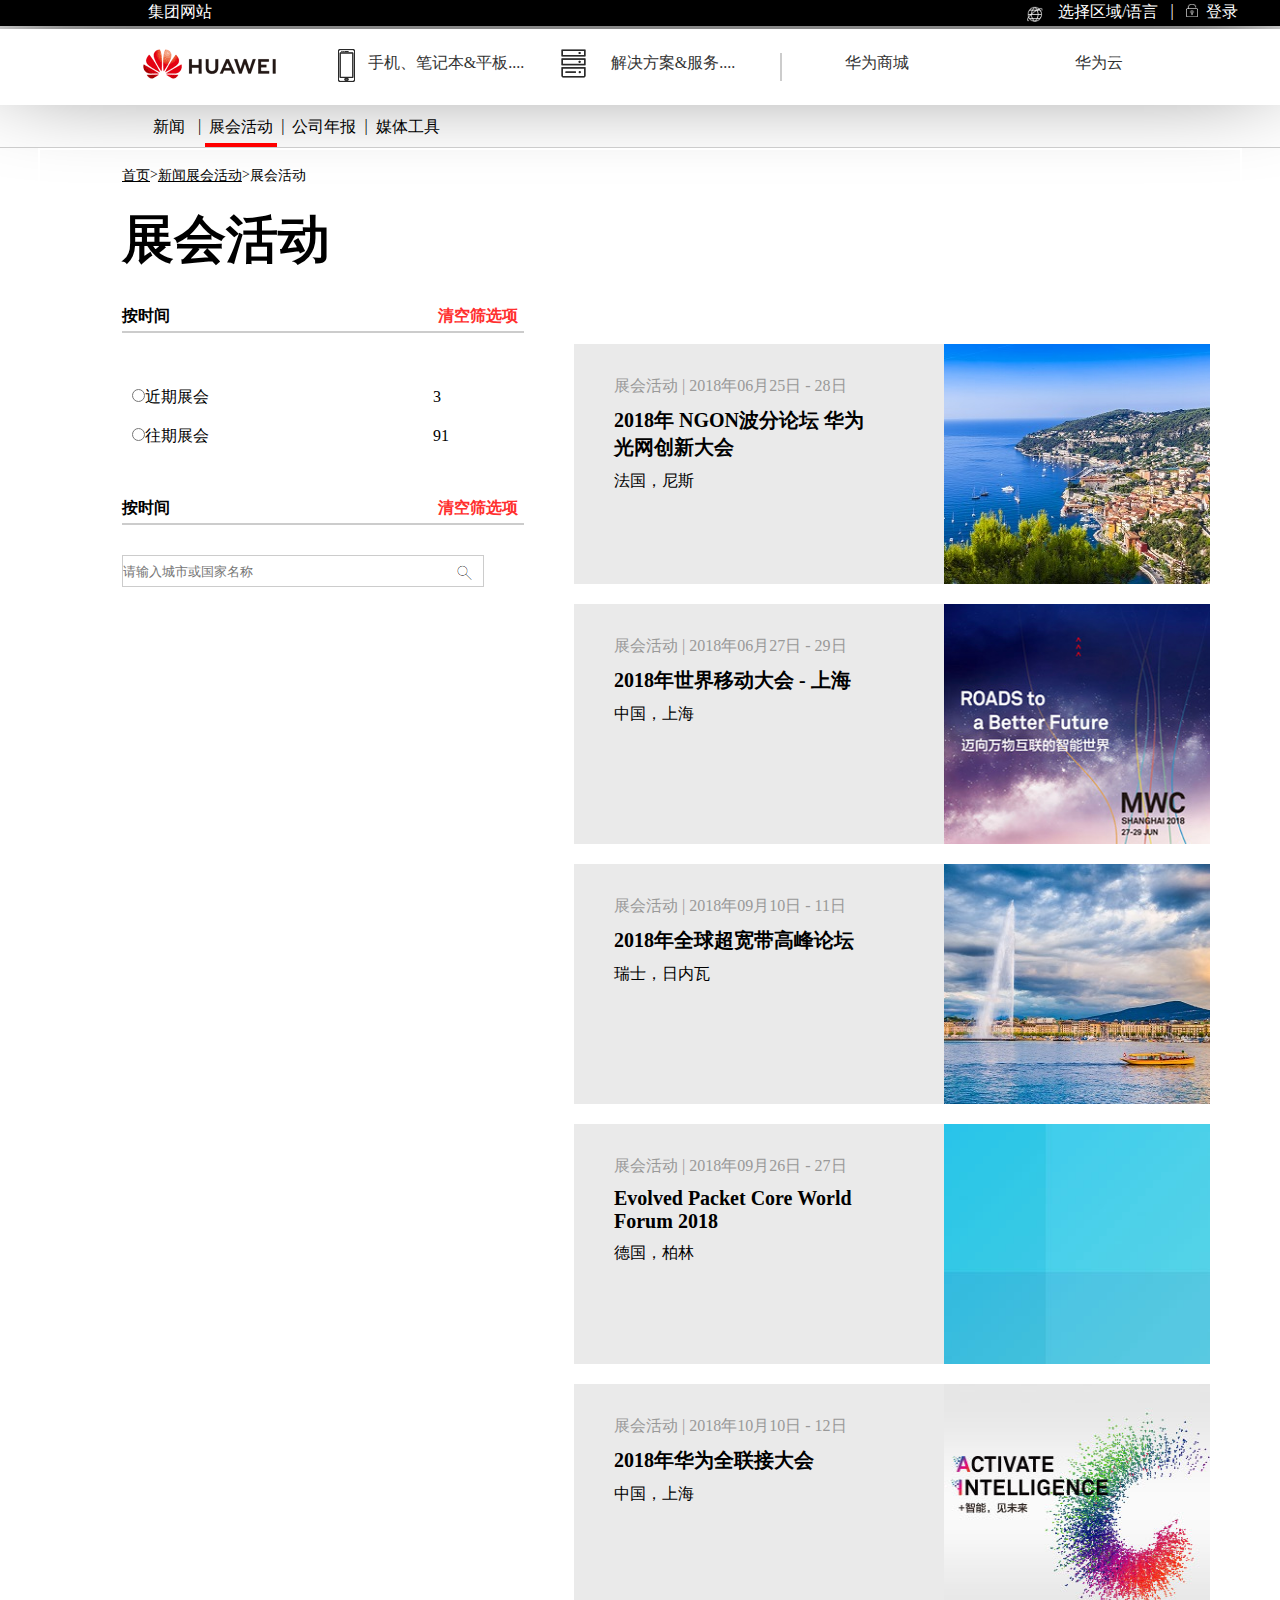
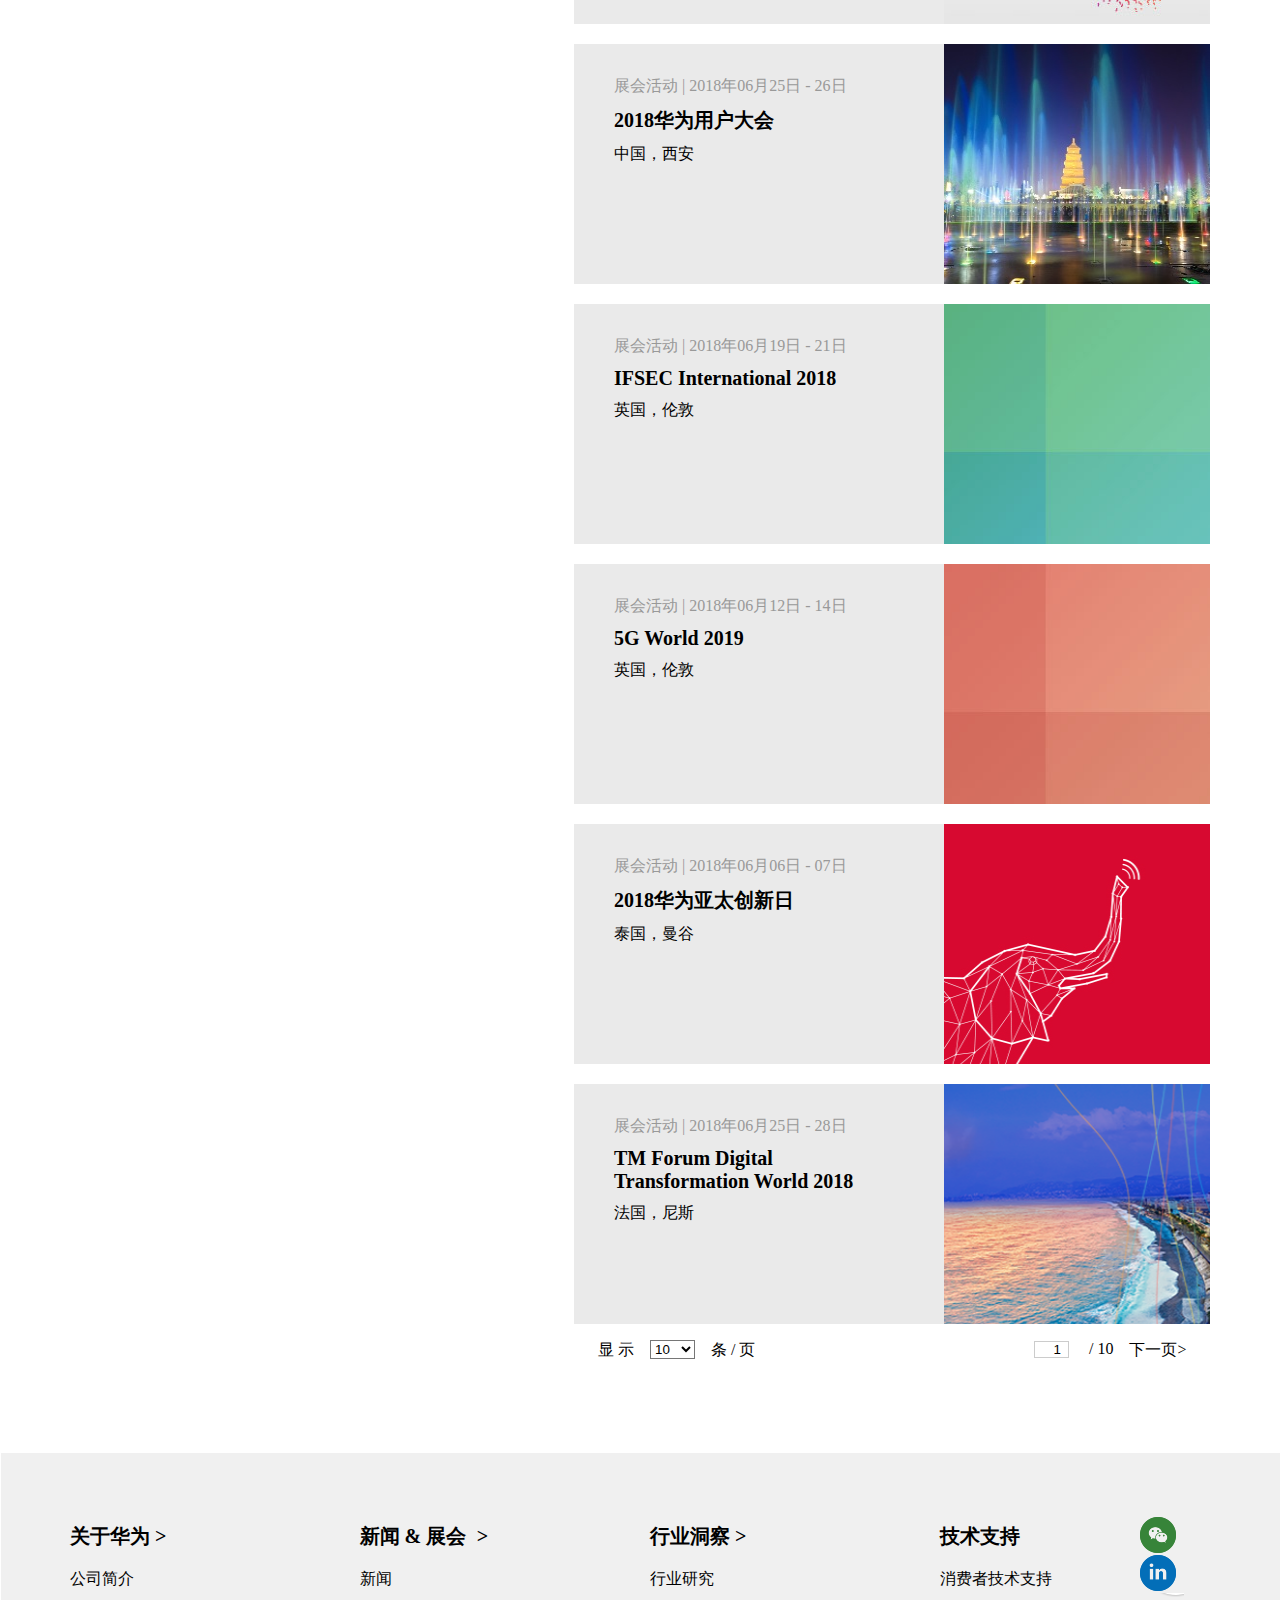
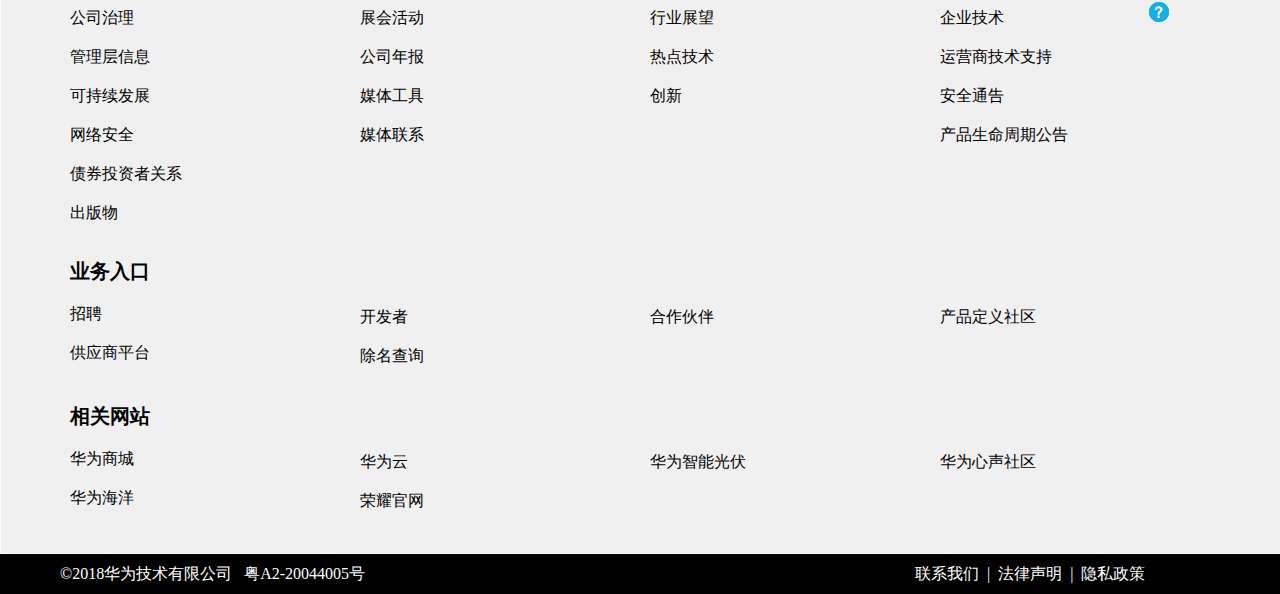
<file: fanghuawei/view.html>
<!DOCTYPE html PUBLIC "-//W3C//DTD XHTML 1.0 Transitional//EN" "http://www.w3.org/TR/xhtml1/DTD/xhtml1-transitional.dtd">
<html xmlns="http://www.w3.org/1999/xhtml">
<head>
<meta http-equiv="Content-Type" content="text/html; charset=utf-8" />
<title>华为展会</title>
<link  type="text/css" rel="stylesheet" href="css/view.css" />
</head> 
<body>
  
 <div class="top">
 <div class="bigbox1">
     <ul>
       <li class="bigbox11"><a href="#">集团网站</a></li>
       <li class="bigboximg"><img src="img/access-network-icon3.png" width="22" height="20"/></li>
       <li><a href="#">选择区域/语言</a></li>
       <li class="bigbox2">|</li>
       <li><a href="#"><img src="img/QQ图片20180702082844.png" width="12" height="13"/>&nbsp;&nbsp;登录</a></li>
     </ul>
  </div>
  </div>
<div class="topA">
<div class="top1">
<ul>
	<li style=" margin-top:20px;"><img src="img/huawei_logo.png" /></li>
        <li><a href="#"><span class="topA1"></span>手机、笔记本&amp;平板....</a></li>
        	<li ><span class="topA2"></span><a href="#">解决方案&amp;服务....</a></li>
            	<li class="top11"><a href="#">华为商城</a></li>
            		<li><a href="#">华为云</a></li>
</ul>
</div>
</div>
<div class="navtwo">
	<div class="navtwo2">
     <ul>
       <li  class="navtwo11"><a href="#">新闻</a></li>
       <li>|</li>
       <li  class="navtwo1">展会活动</li>
       <li>|</li>
       <li ><a href="#">公司年报</a></li>
       <li>|</li>
       <li  ><a href="#">媒体工具</a></li>
     </ul>
     </div>
  </div>

<div class="bigbox">

  
  
    <div class="box">
       <ul>
         <li><a href="#">首页</a></li>
          <li> > </li> 
         <li class="box1"><a href="#">新闻展会活动</a></li>
         <li> > </li>
         <li>展会活动</li>   
         <li class="box2"><h1 style=" font-size:52px">展会活动</h1></li>    
       </ul>
       
     <div class="box3">
      <ul>
        <li class="box31"><h3>按时间</h3></li>
        <li class="box32"><a href="#"><h3>清空筛选项</h3></a></li>
        
      </ul>  
     </div >
      <hr color="#CCCCCC"  width="400"/>
     <div class="box4"> 
     <form>
       <input type="radio" id="past-events" name="box41" value="1">近期展会&nbsp;&nbsp;&nbsp;&nbsp;&nbsp;&nbsp;&nbsp;&nbsp;&nbsp;&nbsp;&nbsp;&nbsp;&nbsp;&nbsp;&nbsp;&nbsp;&nbsp;&nbsp;&nbsp;&nbsp;&nbsp;&nbsp;&nbsp;&nbsp;&nbsp;&nbsp;&nbsp;&nbsp;&nbsp;&nbsp;&nbsp;&nbsp;&nbsp;&nbsp;&nbsp;&nbsp;&nbsp;&nbsp;&nbsp;&nbsp;&nbsp;&nbsp;&nbsp;&nbsp;&nbsp;&nbsp;&nbsp;&nbsp;&nbsp;&nbsp;&nbsp;&nbsp;&nbsp;&nbsp;&nbsp;&nbsp;3<br /><br />
       <input type="radio" id="past-events" name="box41" value="2">往期展会&nbsp;&nbsp;&nbsp;&nbsp;&nbsp;&nbsp;&nbsp;&nbsp;&nbsp;&nbsp;&nbsp;&nbsp;&nbsp;&nbsp;&nbsp;&nbsp;&nbsp;&nbsp;&nbsp;&nbsp;&nbsp;&nbsp;&nbsp;&nbsp;&nbsp;&nbsp;&nbsp;&nbsp;&nbsp;&nbsp;&nbsp;&nbsp;&nbsp;&nbsp;&nbsp;&nbsp;&nbsp;&nbsp;&nbsp;&nbsp;&nbsp;&nbsp;&nbsp;&nbsp;&nbsp;&nbsp;&nbsp;&nbsp;&nbsp;&nbsp;&nbsp;&nbsp;&nbsp;&nbsp;&nbsp;&nbsp;91
     </form>
     </div>
     <div class="box3">
      <ul>
        <li class="box31"><h3>按时间</h3></li>
        <li class="box32"><a href="#"><h3>清空筛选项</h3></a></li>
        
      </ul>  
      </div> 
      <hr color="#CCCCCC"  width="400"/>
       <input type="text" class="aa" placeholder="请输入城市或国家名称"/>
      </div>
      
      
   <div class="rightbox">
     
     
   <div class="box5">
    <div class="box6">
     <ul>
       <li class="box51">展会活动 | 2018年06月25日 - 28日</li>
       <li class="box52">2018年 NGON波分论坛 华为光网创新大会</li>
       <li class="box53">法国，尼斯</li>
       </ul>
       </div>
      <div class="box7">
      
       <p><img src="img/event_optical-innovation-forum-2018-thumbnail.jpg" width=""/></p>
     </div>
   </div>
   <div class="box5">
    <div class="box6">
     <ul>
       <li class="box51">展会活动 | 2018年06月27日 - 29日</li>
       <li class="box52">2018年世界移动大会 - 上海</li>
       <li class="box53">中国，上海</li>
       </ul>
       </div>
      <div class="box7">
      
       <p><a href="三页面.html"><img src="img/events-mwcshanghai-2018.jpg" /></a></p>
     </div>
   </div>
   <div class="box5">
    <div class="box6">
     <ul>
       <li class="box51">展会活动 | 2018年09月10日 - 11日</li>
       <li class="box52">2018年全球超宽带高峰论坛</li>
       <li class="box53">瑞士，日内瓦</li>
       </ul>
       </div>
      <div class="box7">
      
       <p><img src="img/ubbf-2018.jpg" /></p>
     </div>
   </div>
   <div class="box5">
    <div class="box6">
     <ul>
       <li class="box51">展会活动 | 2018年09月26日 - 27日</li>
       <li class="box52">Evolved Packet Core World Forum 2018</li>
       <li class="box53">德国，柏林</li>
       </ul>
       </div>
      <div class="box7">
      
       <p><img src="img/default_horizontal_blue.jpg" /></p>
     </div>
   </div>
   <div class="box5">
    <div class="box6">
     <ul>
       <li class="box51">展会活动 | 2018年10月10日 - 12日</li>
       <li class="box52">2018年华为全联接大会</li>
       <li class="box53">中国，上海</li>
       </ul>
       </div>
      <div class="box7">
      
       <p><img src="img/event_list_hc2018_v3.jpg" /></p>
     </div>
   </div>
   <div class="box5">
    <div class="box6">
     <ul>
       <li class="box51">展会活动 | 2018年06月25日 - 26日</li>
       <li class="box52">2018华为用户大会</li>
       <li class="box53">中国，西安</li>
       </ul>
       </div>
      <div class="box7">
      
       <p><img src="img/huawei-user-group-meeting-2018.jpg" /></p>
     </div>
   </div>
   <div class="box5">
    <div class="box6">
     <ul>
       <li class="box51">展会活动 | 2018年06月19日 - 21日</li>
       <li class="box52">IFSEC International 2018</li>
       <li class="box53">英国，伦敦</li>
       </ul>
       </div>
      <div class="box7">
      
       <p><img src="img/default_horizontal_green.jpg" /></p>
     </div>
   </div>
   <div class="box5">
    <div class="box6">
     <ul>
       <li class="box51">展会活动 | 2018年06月12日 - 14日</li>
       <li class="box52">5G World 2019</li>
       <li class="box53">英国，伦敦</li>
       </ul>
       </div>
      <div class="box7">
      
       <p><img src="img/default_horizontal_red.jpg" /></p>
     </div>
   </div>
   <div class="box5">
    <div class="box6">
     <ul>
       <li class="box51">展会活动 | 2018年06月06日 - 07日</li>
       <li class="box52">2018华为亚太创新日</li>
       <li class="box53">泰国，曼谷</li>
       </ul>
       </div>
      <div class="box7">
      
       <p><img src="img/event_list_hid2018.jpg"/></p>
     </div>
   </div>
   <div class="box5">
    <div class="box6">
     <ul>
       <li class="box51">展会活动 | 2018年06月25日 - 28日</li>
       <li class="box52">TM Forum Digital Transformation World 2018</li>
       <li class="box53">法国，尼斯</li>
       </ul>
       </div>
      <div class="box7">
      
       <p><img src="img/event_dtw2018.png" /></p>
     </div>
   </div>
  
  </div>
      <div class="box8">
      <ul>
   <li>显&nbsp;示</li>
   <li>
    <select >
     <option>10</option>
     <option>25</option>
     <option>100</option>
    </select>
   </li>
    <li>条&nbsp;/&nbsp;页</li>
    </ul>
     <ul class="box81">
      <li> <input type="text" name="" class="a2" value="     1" size="2"/></li>
      <li>&nbsp;/&nbsp;10</li>
      <li><a href="#">下一页></a></li>
    </ul>
  
   </div>
   
  
  
  
  
  
  
  
</div>
<div class="six">
<div class="sixBox">
	 <div id="sixT">
   <div class="sixT1">
           <h3 class="iconfont-flash"><a href="#" target="_self">关于华为<em class="hwic_to_right">&nbsp;></em></a></h3>
                           <ul class="clearfix">
                               <li class=""><a href="#" target="_self">公司简介</a></li>
                               <li class=""><a href="#" target="_self">公司治理</a></li>
                               <li class=""><a href="#" target="_self">管理层信息</a></li>
                               <li class=""><a href="#" target="_self">可持续发展</a></li>
                               <li class=""><a href="#" target="_self">网络安全</a></li>
                               <li class=""><a href="#" target="_self">债券投资者关系</a></li>
                               <li class=""><a href="#" target="_self">出版物</a></li>
                            </ul>
        </div>
       <div class="sixT2">
                     <h3 class="iconfont-flash"><a href="#" target="_self">新闻 &amp; 展会 <em class="hwic_to_right">&nbsp;></em></a></h3>
                         <ul class="clearfix">
                           <li class=""><a href="#" target="_self">新闻</a></li>
                           <li class=""><a href="#" target="_self">展会活动</a></li>
                           <li class=""><a href="#" target="_self">公司年报</a></li>
                           <li class=""><a href="#" target="_self">媒体工具</a></li>
                           <li class=""><a href="#" target="_self">媒体联系</a></li>
                         </ul>
        </div>
       <div class="sixT3">
            <h3 class="iconfont-flash"><a href="#" target="_self">行业洞察<em class="hwic_to_right">&nbsp;></em></a></h3>
                         <ul class="clearfix">
                            <li class=""><a href="#" target="_self">行业研究</a></li>
                            <li class=""><a href="#" target="_self">行业展望</a></li>
                            <li class=""><a href="#" target="_self">热点技术</a></li>
                            <li class=""><a href="#" target="_self">创新</a></li>
                         </ul>
        </div>
     <div class="sixT4">
            <h3 class="iconfont-flash">技术支持</h3>
                         <ul class="clearfix">
                            <li class="external-link"><a href="#" target="_self">消费者技术支持<em class="hwic_open-in-new3"></em></a></li>
                            <li class="external-link"><a href="#" target="_blank">企业技术<em class="hwic_open-in-new3"></em></a></li>
                            <li class="external-link"><a href="#" target="_blank">运营商技术支持<em class="hwic_open-in-new3"></em></a></li>
                            <li class=""><a href="#" target="_self">安全通告</a></li>
                            <li class=""><a href="#" target="_self">产品生命周期公告</a></li>
                         </ul>
        </div>
        <div class="sixT5"><!--图片插入-->
        <div class="weixin"></div>
            <div class="in"></div>
                <div class="wenhao" style="margin-left:8px;"></div>
        </div>
     </div>
     <div id="sixC">
         <div class="sixC1">
            <h3 class="iconfont-flash ">业务入口</h3>
            <ul class="clearfix">
               <li class="external-link"><a href="#" target="_blank">招聘<em class="hwic_open-in-new3"></em></a></li>
            </ul>
            <ul class="clearfix">
                <li class="external-link"><a href="#" target="_blank">供应商平台<em class="hwic_open-in-new3"></em></a></li>
            </ul>
        </div>
        <div class="sixC2">
           <ul class="clearfix">
              <li class="external-link1"><a href="#" target="_blank">开发者<em class="hwic_open-in-new3"></em></a></li>
           </ul>
           <ul class="clearfix">
              <li class=""><a href="#" target="_self">除名查询</a></li>
           </ul>
        </div>
         <div class="sixC3">
            <ul class="clearfix">
               <li class="external-link1"><a href="#" target="_blank">合作伙伴<em class="hwic_open-in-new3"></em></a></li>
            </ul>
        </div>
        <div class="sixC4">
            <ul class="clearfix">
                <li class="external-link1"><a href="#" target="_blank">产品定义社区<em class="hwic_open-in-new3"></em></a></li>
            </ul>
        </div>
        <div class="sixC5">
        </div>
     </div>
     <div id="sixB">
        <div class="sixB1">
            <h3 class="iconfont-flash ">相关网站</h3>
            <ul class="clearfix">
               <li class="external-link"><a href="#" target="_blank">华为商城<em class="hwic_open-in-new3"></em></a></li>
            </ul>
            <ul class="clearfix">
               <li class="external-link"><a href="#" target="_blank">华为海洋<em class="hwic_open-in-new3"></em></a></li>
            </ul>
        </div>
         <div class="sixB2">
            <ul class="clearfix">
               <li class="external-link1"><a href="#" target="_blank">华为云<em class="hwic_open-in-new3"></em></a></li>
            </ul>
            <ul class="clearfix">
                <li class=""><a href="#" target="_blank">荣耀官网<em class="hwic_open-in-new3"></em></a></li>
            </ul>
        </div>
       <div class="sixB3">
            <ul class="clearfix">
               <li class="external-link1"><a href="#" target="_blank">华为智能光伏<em class="hwic_open-in-new3"></em></a></li>
            </ul>
        </div>
        <div class="sixB4">
            <ul class="clearfix">
                <li class="external-link1"><a href="#" target="_blank">华为心声社区<em class="hwic_open-in-new3"></em></a></li>
            </ul>
        </div>
        <div class="sixB5">
        </div>
     </div>     
</div>
</div>
<div class="footer">
<div class="footerbox">
 <p>&copy;2018华为技术有限公司&nbsp;&nbsp;&nbsp;粤A2-20044005号</p><p style="margin-left:550px;">联系我们&nbsp;&nbsp;|&nbsp;&nbsp;法律声明&nbsp;&nbsp;|&nbsp;&nbsp;隐私政策</p>
</div>
</div>
</body>
</html>
</file>
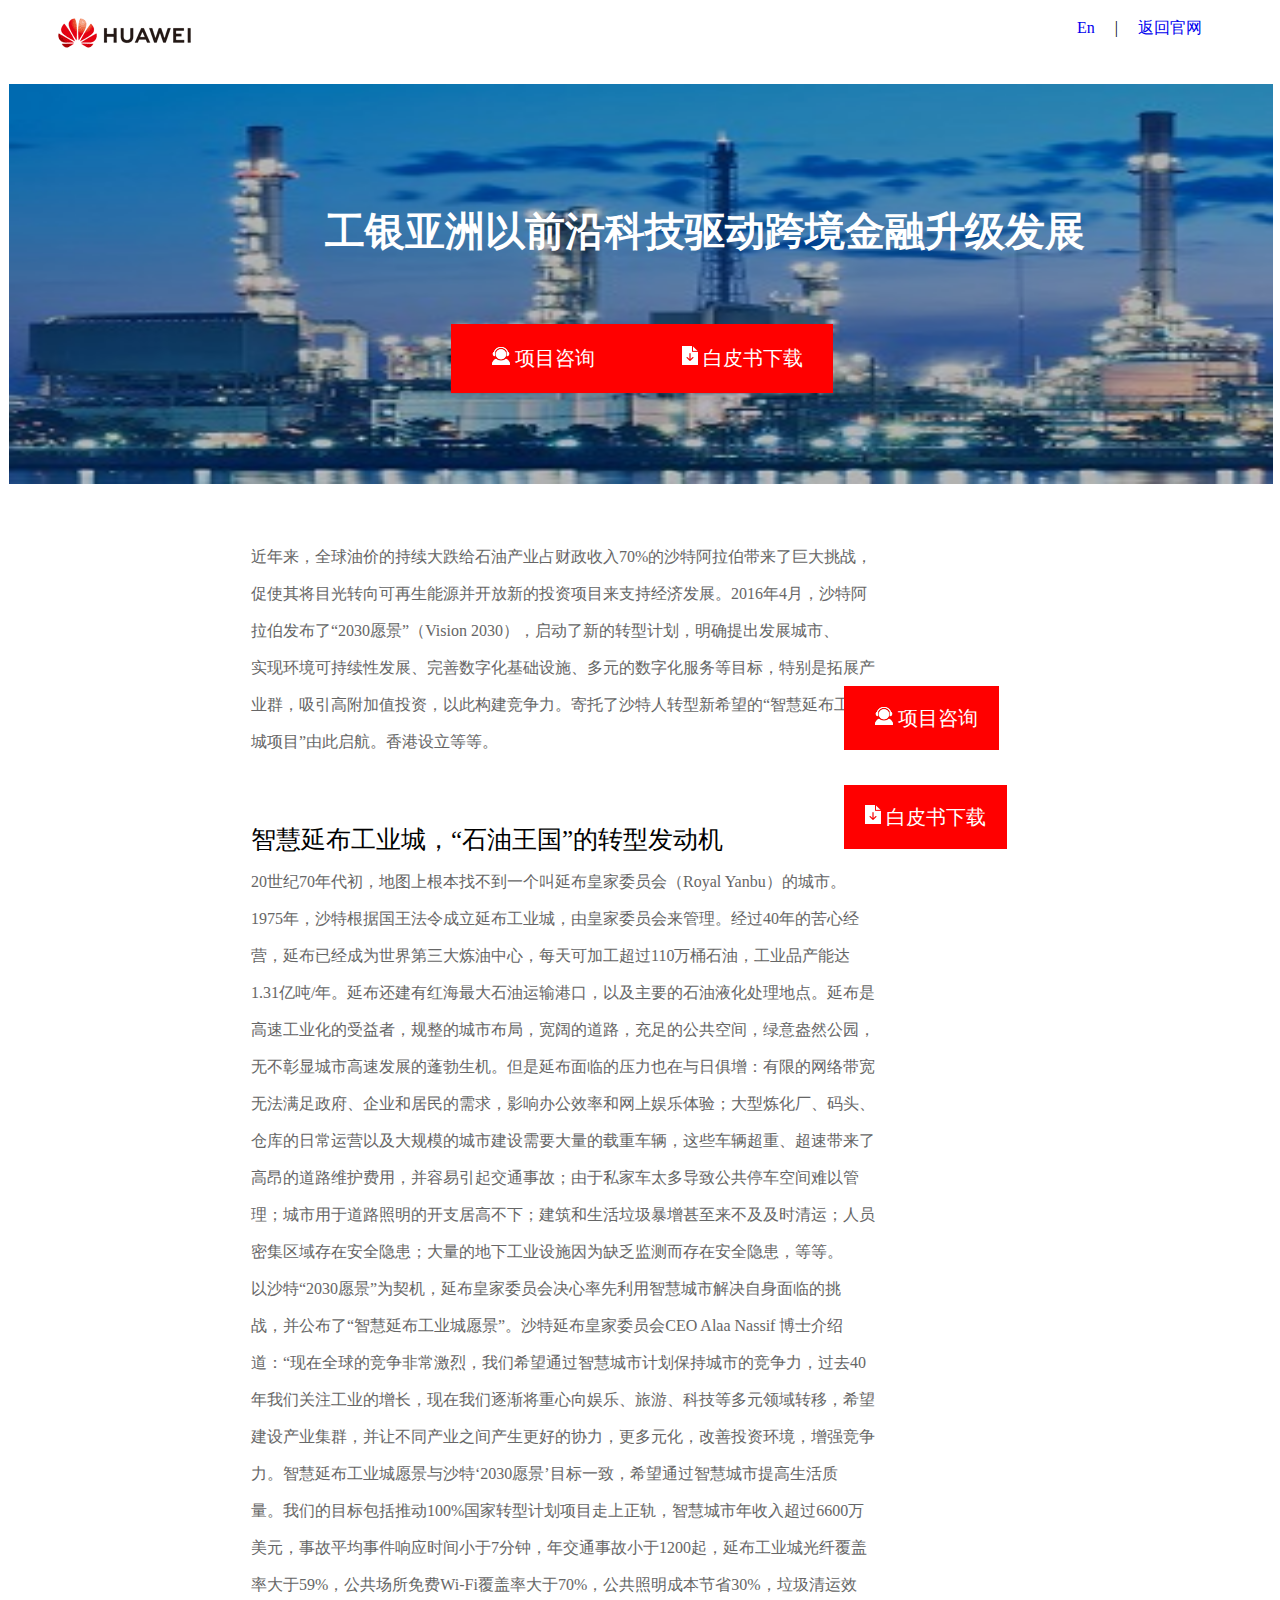
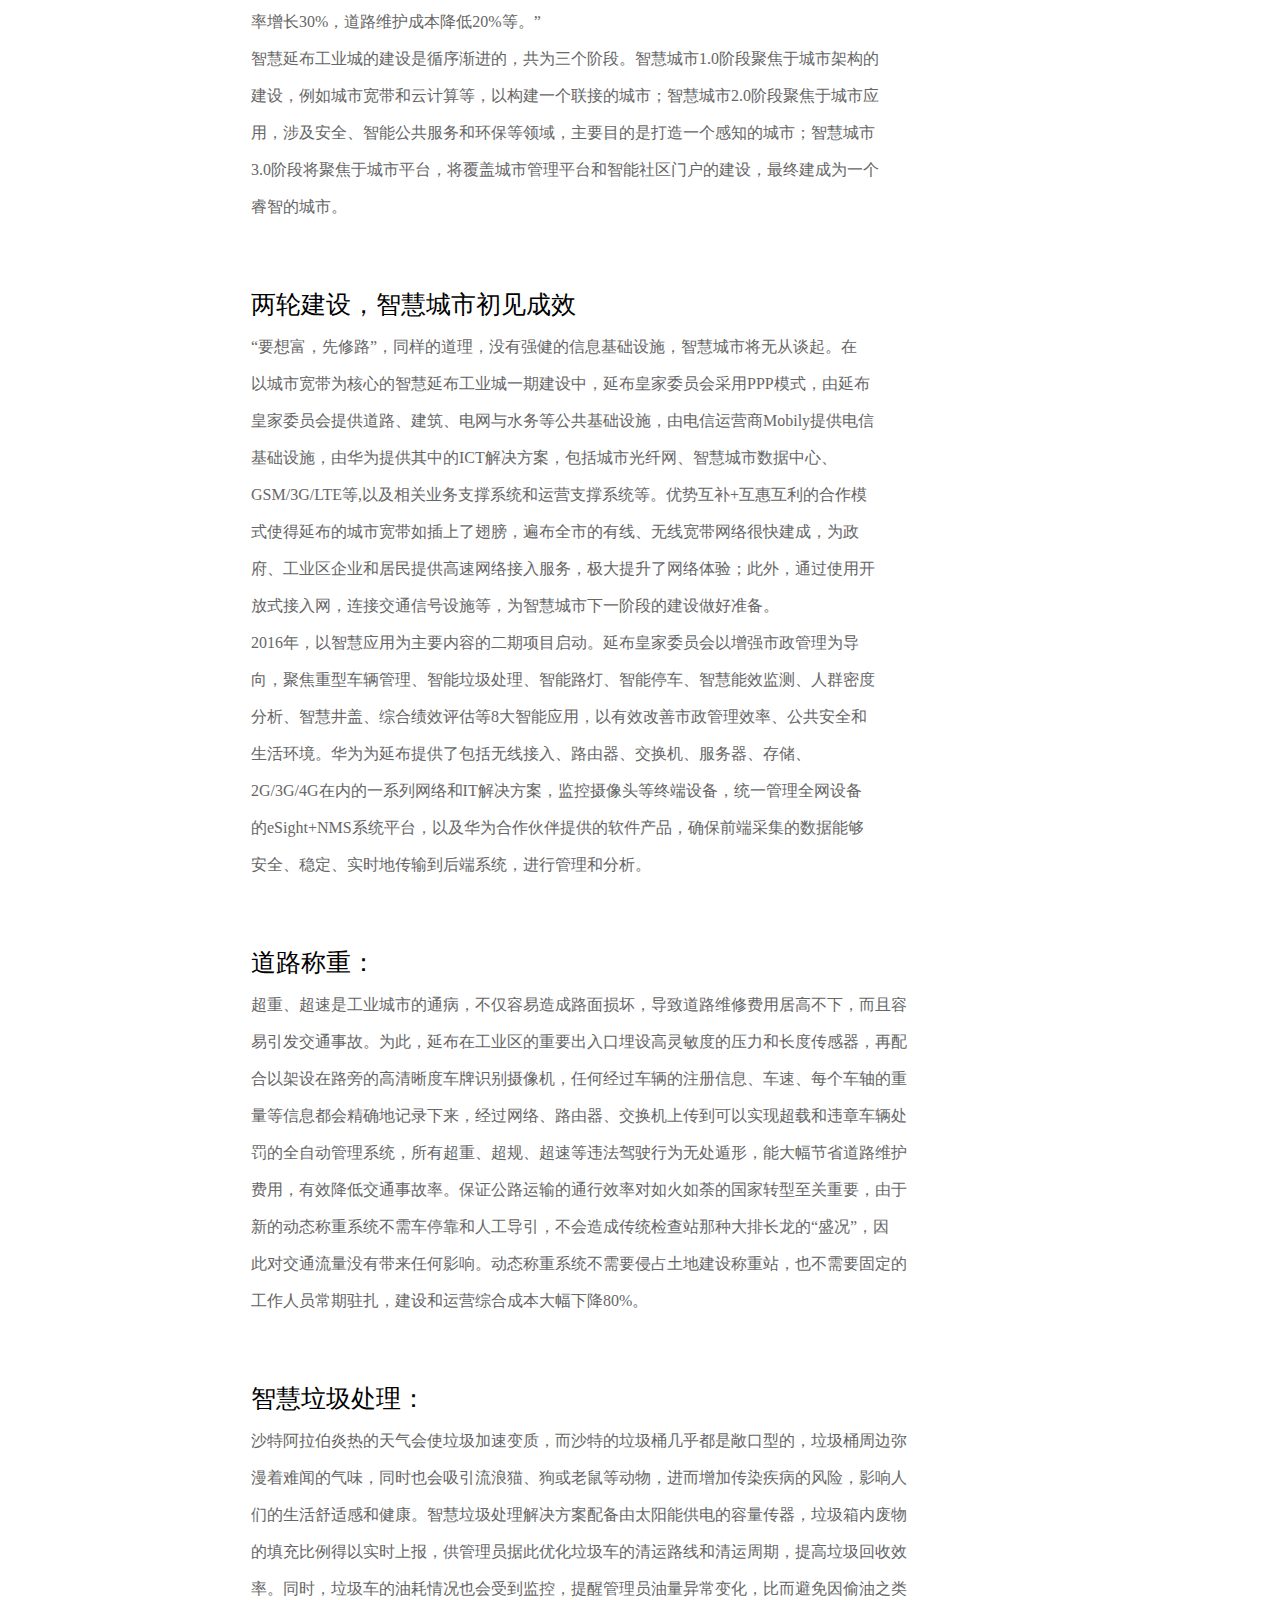
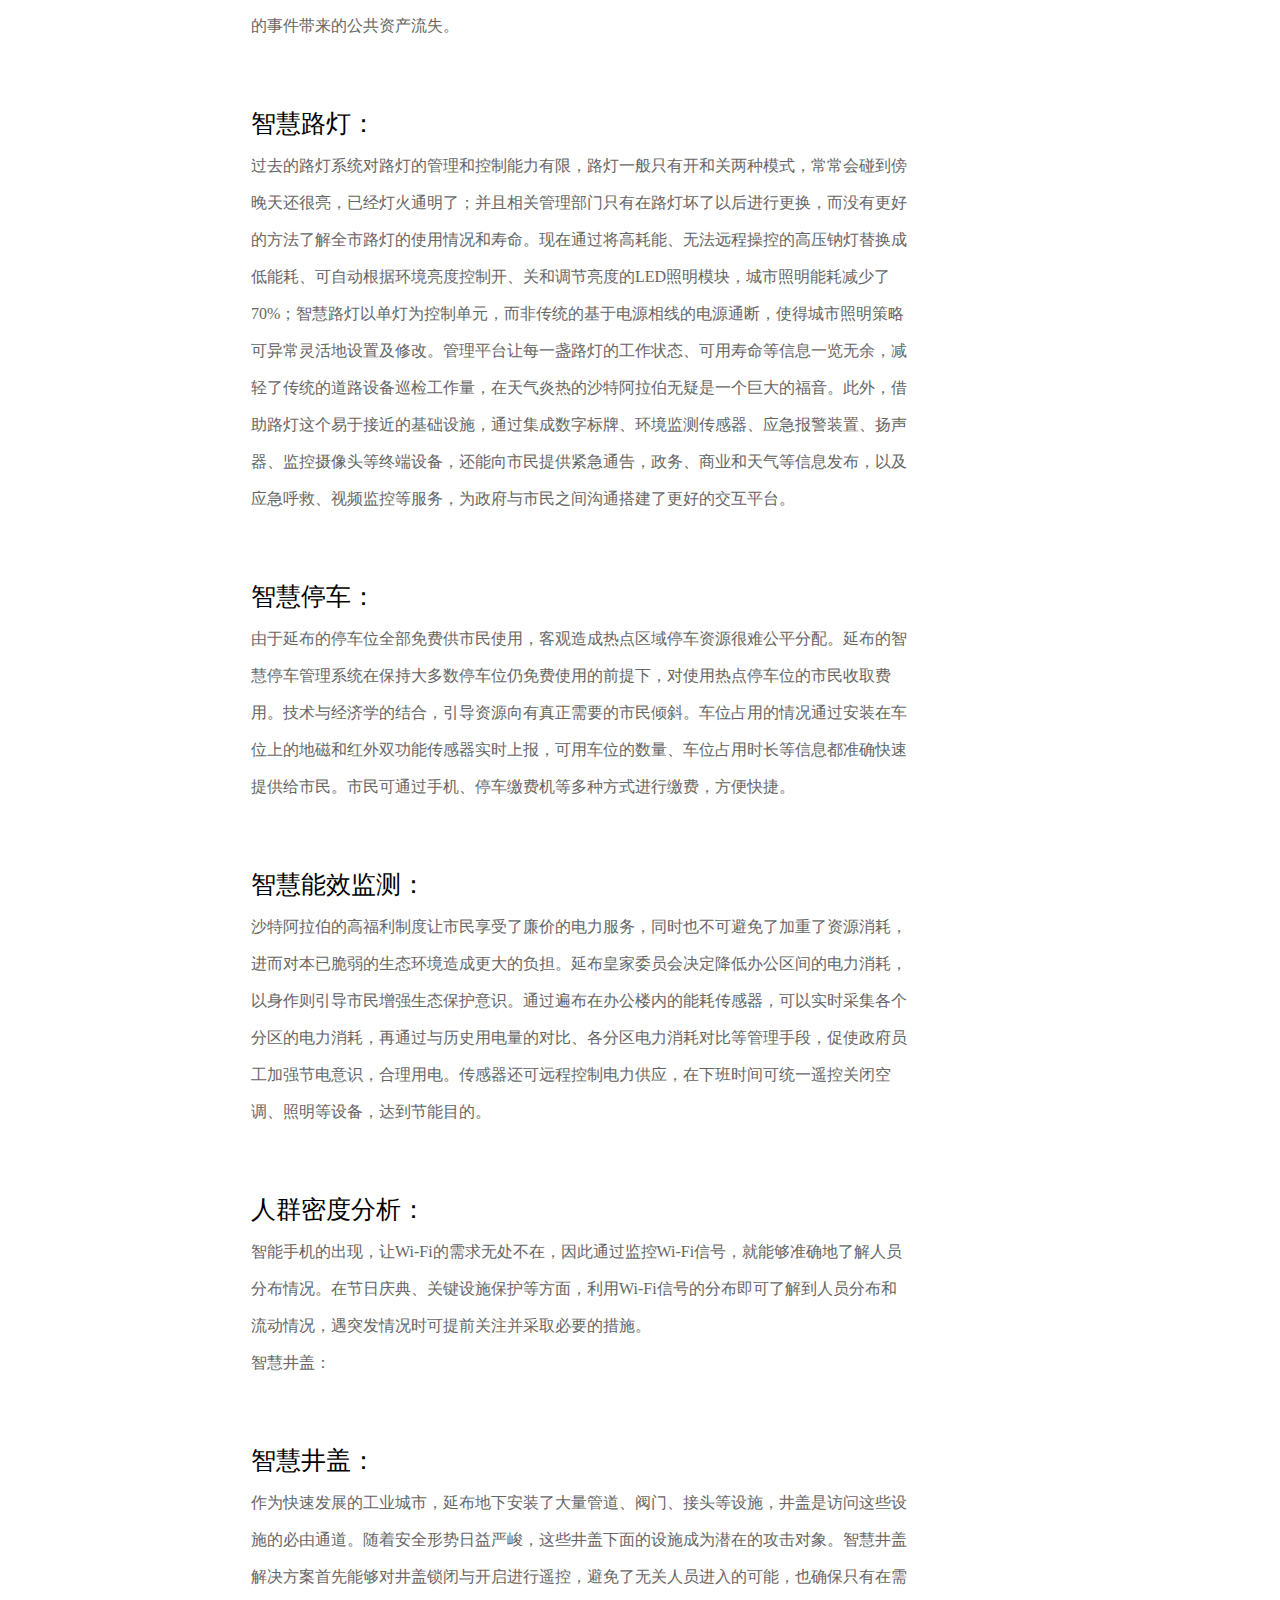
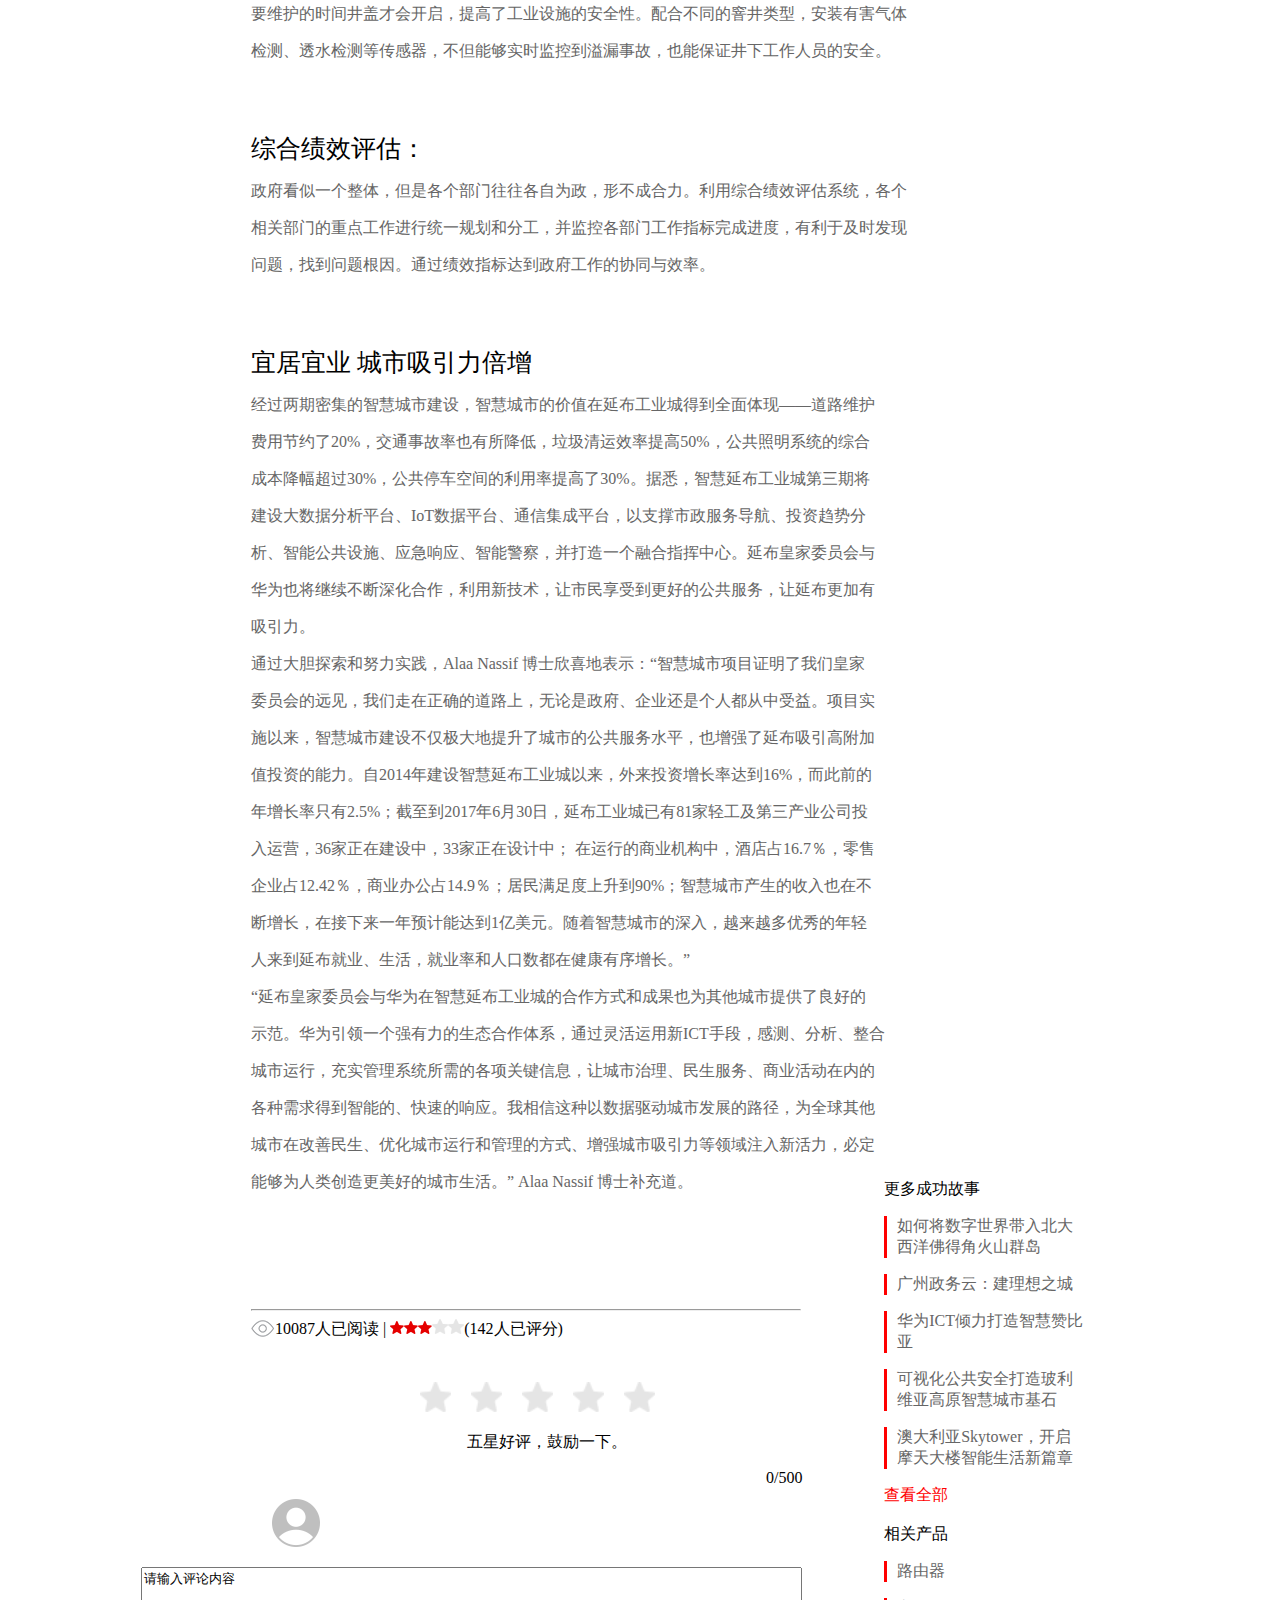
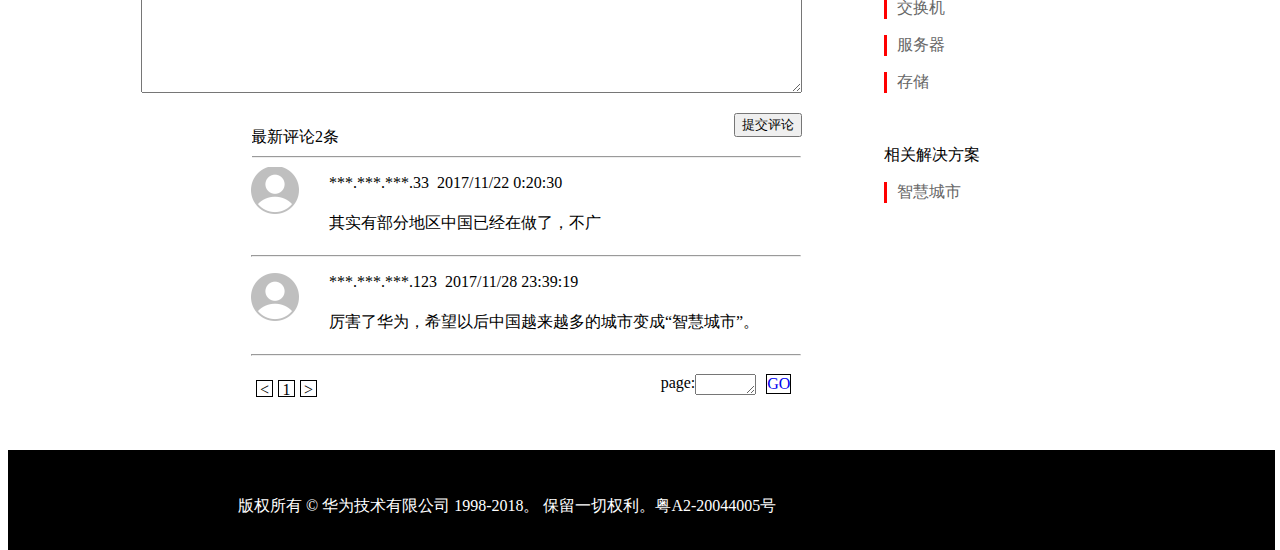
<file: fanghuawei/yanbu.html>
<!DOCTYPE html PUBLIC "-//W3C//DTD XHTML 1.0 Transitional//EN" "http://www.w3.org/TR/xhtml1/DTD/xhtml1-transitional.dtd">
<html xmlns="http://www.w3.org/1999/xhtml">
<head>
<meta http-equiv="Content-Type" content="text/html; charset=utf-8" />
<link rel="stylesheet" type="text/css" href="yanbu.css" />
<title>工银亚洲以前沿科技驱动跨境金融升级发展</title>
</head>

<body>
<div class="top">
<img class="left" src="img/huawei_logo.png" width="133" height="30" />
<span class="right"><a href="#">En</a>|<a href="#">返回官网</a></span>
</div>
<div class="center">
	<div class="nav">
    <img class="B" src="img/yanbu-industrial-city-case-banner.jpg" width="314" height="180" /> </div>
    <div class="centerA">
    <span><b>工银亚洲以前沿科技驱动跨境金融升级发展</b></span>
    </div>
    <div class="centerB">
    <span><img src="img/20180627155518.png" width="18" height="18" />&nbsp;项目咨询</span>
    </div>
    <div class="centerC">
    <span><a href="白皮书下载.html" style="color:#FFF; text-decoration:none;"><img src="img/201806271555222.png" width="16" height="19" />&nbsp;白皮书下载</a></span>
    </div>
</div>
<div class="down">
 <div class="downL">
<p>近年来，全球油价的持续大跌给石油产业占财政收入70%的沙特阿拉伯带来了巨大挑战，</p>
<p>促使其将目光转向可再生能源并开放新的投资项目来支持经济发展。2016年4月，沙特阿</p>
<p>拉伯发布了“2030愿景”（Vision 2030），启动了新的转型计划，明确提出发展城市、</p>
<p>实现环境可持续性发展、完善数字化基础设施、多元的数字化服务等目标，特别是拓展产</p>
<p>业群，吸引高附加值投资，以此构建竞争力。寄托了沙特人转型新希望的“智慧延布工业</p>
<p>城项目”由此启航。香港设立等等。</p><br /><br /><br />

<span>智慧延布工业城，“石油王国”的转型发动机</span>
<p>20世纪70年代初，地图上根本找不到一个叫延布皇家委员会（Royal Yanbu）的城市。</p>
<p>1975年，沙特根据国王法令成立延布工业城，由皇家委员会来管理。经过40年的苦心经</p>
<p>营，延布已经成为世界第三大炼油中心，每天可加工超过110万桶石油，工业品产能达</p>
<p>1.31亿吨/年。延布还建有红海最大石油运输港口，以及主要的石油液化处理地点。延布是</p>
<p>高速工业化的受益者，规整的城市布局，宽阔的道路，充足的公共空间，绿意盎然公园，</p>
<p>无不彰显城市高速发展的蓬勃生机。但是延布面临的压力也在与日俱增：有限的网络带宽</p>
<p>无法满足政府、企业和居民的需求，影响办公效率和网上娱乐体验；大型炼化厂、码头、</p>
<p>仓库的日常运营以及大规模的城市建设需要大量的载重车辆，这些车辆超重、超速带来了</p>
<p>高昂的道路维护费用，并容易引起交通事故；由于私家车太多导致公共停车空间难以管</p>
<p>理；城市用于道路照明的开支居高不下；建筑和生活垃圾暴增甚至来不及及时清运；人员</p>
<p>密集区域存在安全隐患；大量的地下工业设施因为缺乏监测而存在安全隐患，等等。<br /></p>
<p>以沙特“2030愿景”为契机，延布皇家委员会决心率先利用智慧城市解决自身面临的挑</p>
<p>战，并公布了“智慧延布工业城愿景”。沙特延布皇家委员会CEO Alaa Nassif 博士介绍</p>
<p>道：“现在全球的竞争非常激烈，我们希望通过智慧城市计划保持城市的竞争力，过去40</p>
<p>年我们关注工业的增长，现在我们逐渐将重心向娱乐、旅游、科技等多元领域转移，希望</p>
<p>建设产业集群，并让不同产业之间产生更好的协力，更多元化，改善投资环境，增强竞争</p>
<p>力。智慧延布工业城愿景与沙特‘2030愿景’目标一致，希望通过智慧城市提高生活质</p>
<p>量。我们的目标包括推动100%国家转型计划项目走上正轨，智慧城市年收入超过6600万</p>
<p>美元，事故平均事件响应时间小于7分钟，年交通事故小于1200起，延布工业城光纤覆盖</p>
<p>率大于59%，公共场所免费Wi-Fi覆盖率大于70%，公共照明成本节省30%，垃圾清运效</p>
<p>率增长30%，道路维护成本降低20%等。”<br /></p>
<p>智慧延布工业城的建设是循序渐进的，共为三个阶段。智慧城市1.0阶段聚焦于城市架构的</p>
<p>建设，例如城市宽带和云计算等，以构建一个联接的城市；智慧城市2.0阶段聚焦于城市应</p>
<p>用，涉及安全、智能公共服务和环保等领域，主要目的是打造一个感知的城市；智慧城市</p>
<p>3.0阶段将聚焦于城市平台，将覆盖城市管理平台和智能社区门户的建设，最终建成为一个</p>
<p>睿智的城市。</p><br /><br /><br />

<span>两轮建设，智慧城市初见成效</span>
<p>“要想富，先修路”，同样的道理，没有强健的信息基础设施，智慧城市将无从谈起。在</p>
<p>以城市宽带为核心的智慧延布工业城一期建设中，延布皇家委员会采用PPP模式，由延布</p>
<p>皇家委员会提供道路、建筑、电网与水务等公共基础设施，由电信运营商Mobily提供电信</p>
<p>基础设施，由华为提供其中的ICT解决方案，包括城市光纤网、智慧城市数据中心、</p>
<p>GSM/3G/LTE等,以及相关业务支撑系统和运营支撑系统等。优势互补+互惠互利的合作模</p>
<p>式使得延布的城市宽带如插上了翅膀，遍布全市的有线、无线宽带网络很快建成，为政</p>
<p>府、工业区企业和居民提供高速网络接入服务，极大提升了网络体验；此外，通过使用开</p>
<p>放式接入网，连接交通信号设施等，为智慧城市下一阶段的建设做好准备。<br /></p>
<p>2016年，以智慧应用为主要内容的二期项目启动。延布皇家委员会以增强市政管理为导</p>
<p>向，聚焦重型车辆管理、智能垃圾处理、智能路灯、智能停车、智慧能效监测、人群密度</p>
<p>分析、智慧井盖、综合绩效评估等8大智能应用，以有效改善市政管理效率、公共安全和</p>
<p>生活环境。华为为延布提供了包括无线接入、路由器、交换机、服务器、存储、</p>
<p>2G/3G/4G在内的一系列网络和IT解决方案，监控摄像头等终端设备，统一管理全网设备</p>
<p>的eSight+NMS系统平台，以及华为合作伙伴提供的软件产品，确保前端采集的数据能够</p>
<p>安全、稳定、实时地传输到后端系统，进行管理和分析。</p><br /><br /><br />

<span>道路称重：</span>
<p>超重、超速是工业城市的通病，不仅容易造成路面损坏，导致道路维修费用居高不下，而且容</p>
<p>易引发交通事故。为此，延布在工业区的重要出入口埋设高灵敏度的压力和长度传感器，再配</p>
<p>合以架设在路旁的高清晰度车牌识别摄像机，任何经过车辆的注册信息、车速、每个车轴的重</p>
<p>量等信息都会精确地记录下来，经过网络、路由器、交换机上传到可以实现超载和违章车辆处</p>
<p>罚的全自动管理系统，所有超重、超规、超速等违法驾驶行为无处遁形，能大幅节省道路维护</p>
<p>费用，有效降低交通事故率。保证公路运输的通行效率对如火如荼的国家转型至关重要，由于</p>
<p>新的动态称重系统不需车停靠和人工导引，不会造成传统检查站那种大排长龙的“盛况”，因</p>
<p>此对交通流量没有带来任何影响。动态称重系统不需要侵占土地建设称重站，也不需要固定的</p>
<p>工作人员常期驻扎，建设和运营综合成本大幅下降80%。</p><br /><br /><br />

<span>智慧垃圾处理：</span>
<p>沙特阿拉伯炎热的天气会使垃圾加速变质，而沙特的垃圾桶几乎都是敞口型的，垃圾桶周边弥</p>
<p>漫着难闻的气味，同时也会吸引流浪猫、狗或老鼠等动物，进而增加传染疾病的风险，影响人</p>
<p>们的生活舒适感和健康。智慧垃圾处理解决方案配备由太阳能供电的容量传器，垃圾箱内废物</p>
<p>的填充比例得以实时上报，供管理员据此优化垃圾车的清运路线和清运周期，提高垃圾回收效</p>
<p>率。同时，垃圾车的油耗情况也会受到监控，提醒管理员油量异常变化，比而避免因偷油之类</p>
<p>的事件带来的公共资产流失。</p><br /><br /><br />

<span>智慧路灯：</span>
<p>过去的路灯系统对路灯的管理和控制能力有限，路灯一般只有开和关两种模式，常常会碰到傍</p>
<p>晚天还很亮，已经灯火通明了；并且相关管理部门只有在路灯坏了以后进行更换，而没有更好</p>
<p>的方法了解全市路灯的使用情况和寿命。现在通过将高耗能、无法远程操控的高压钠灯替换成</p>
<p>低能耗、可自动根据环境亮度控制开、关和调节亮度的LED照明模块，城市照明能耗减少了</p>
<p>70%；智慧路灯以单灯为控制单元，而非传统的基于电源相线的电源通断，使得城市照明策略</p>
<p>可异常灵活地设置及修改。管理平台让每一盏路灯的工作状态、可用寿命等信息一览无余，减</p>
<p>轻了传统的道路设备巡检工作量，在天气炎热的沙特阿拉伯无疑是一个巨大的福音。此外，借</p>
<p>助路灯这个易于接近的基础设施，通过集成数字标牌、环境监测传感器、应急报警装置、扬声</p>
<p>器、监控摄像头等终端设备，还能向市民提供紧急通告，政务、商业和天气等信息发布，以及</p>
<p>应急呼救、视频监控等服务，为政府与市民之间沟通搭建了更好的交互平台。</p><br /><br /><br />

<span>智慧停车：</span>
<p>由于延布的停车位全部免费供市民使用，客观造成热点区域停车资源很难公平分配。延布的智</p>
<p>慧停车管理系统在保持大多数停车位仍免费使用的前提下，对使用热点停车位的市民收取费</p>
<p>用。技术与经济学的结合，引导资源向有真正需要的市民倾斜。车位占用的情况通过安装在车</p>
<p>位上的地磁和红外双功能传感器实时上报，可用车位的数量、车位占用时长等信息都准确快速</p>
<p>提供给市民。市民可通过手机、停车缴费机等多种方式进行缴费，方便快捷。</p><br /><br /><br />

<span>智慧能效监测：</span>
<p>沙特阿拉伯的高福利制度让市民享受了廉价的电力服务，同时也不可避免了加重了资源消耗，</p>
<p>进而对本已脆弱的生态环境造成更大的负担。延布皇家委员会决定降低办公区间的电力消耗，</p>
<p>以身作则引导市民增强生态保护意识。通过遍布在办公楼内的能耗传感器，可以实时采集各个</p>
<p>分区的电力消耗，再通过与历史用电量的对比、各分区电力消耗对比等管理手段，促使政府员</p>
<p>工加强节电意识，合理用电。传感器还可远程控制电力供应，在下班时间可统一遥控关闭空</p>
<p>调、照明等设备，达到节能目的。</p><br /><br /><br />

<span>人群密度分析：</span>
<p>智能手机的出现，让Wi-Fi的需求无处不在，因此通过监控Wi-Fi信号，就能够准确地了解人员</p>
<p>分布情况。在节日庆典、关键设施保护等方面，利用Wi-Fi信号的分布即可了解到人员分布和</p>
<p>流动情况，遇突发情况时可提前关注并采取必要的措施。
<p>智慧井盖：</p><br /><br /><br />

<span>智慧井盖：</span>
<p>作为快速发展的工业城市，延布地下安装了大量管道、阀门、接头等设施，井盖是访问这些设</p>
<p>施的必由通道。随着安全形势日益严峻，这些井盖下面的设施成为潜在的攻击对象。智慧井盖</p>
<p>解决方案首先能够对井盖锁闭与开启进行遥控，避免了无关人员进入的可能，也确保只有在需</p>
<p>要维护的时间井盖才会开启，提高了工业设施的安全性。配合不同的窨井类型，安装有害气体</p>
<p>检测、透水检测等传感器，不但能够实时监控到溢漏事故，也能保证井下工作人员的安全。</p><br /><br /><br />

<span>综合绩效评估：</span>
<p>政府看似一个整体，但是各个部门往往各自为政，形不成合力。利用综合绩效评估系统，各个</p>
<p>相关部门的重点工作进行统一规划和分工，并监控各部门工作指标完成进度，有利于及时发现</p>
<p>问题，找到问题根因。通过绩效指标达到政府工作的协同与效率。</p><br /><br /><br />

<span>宜居宜业 城市吸引力倍增</span>
<p>经过两期密集的智慧城市建设，智慧城市的价值在延布工业城得到全面体现——道路维护</p>
<p>费用节约了20%，交通事故率也有所降低，垃圾清运效率提高50%，公共照明系统的综合</p>
<p>成本降幅超过30%，公共停车空间的利用率提高了30%。据悉，智慧延布工业城第三期将</p>
<p>建设大数据分析平台、IoT数据平台、通信集成平台，以支撑市政服务导航、投资趋势分</p>
<p>析、智能公共设施、应急响应、智能警察，并打造一个融合指挥中心。延布皇家委员会与</p>
<p>华为也将继续不断深化合作，利用新技术，让市民享受到更好的公共服务，让延布更加有</p>
<p>吸引力。<br /></p>
<p>通过大胆探索和努力实践，Alaa Nassif 博士欣喜地表示：“智慧城市项目证明了我们皇家</p>
<p>委员会的远见，我们走在正确的道路上，无论是政府、企业还是个人都从中受益。项目实</p>
<p>施以来，智慧城市建设不仅极大地提升了城市的公共服务水平，也增强了延布吸引高附加</p>
<p>值投资的能力。自2014年建设智慧延布工业城以来，外来投资增长率达到16%，而此前的</p>
<p>年增长率只有2.5%；截至到2017年6月30日，延布工业城已有81家轻工及第三产业公司投</p>
<p>入运营，36家正在建设中，33家正在设计中； 在运行的商业机构中，酒店占16.7％，零售</p>
<p>企业占12.42％，商业办公占14.9％；居民满足度上升到90%；智慧城市产生的收入也在不</p>
<p>断增长，在接下来一年预计能达到1亿美元。随着智慧城市的深入，越来越多优秀的年轻</p>
<p>人来到延布就业、生活，就业率和人口数都在健康有序增长。”<br /></p>
<p>“延布皇家委员会与华为在智慧延布工业城的合作方式和成果也为其他城市提供了良好的</p>
<p>示范。华为引领一个强有力的生态合作体系，通过灵活运用新ICT手段，感测、分析、整合</p>
<p>城市运行，充实管理系统所需的各项关键信息，让城市治理、民生服务、商业活动在内的</p>
<p>各种需求得到智能的、快速的响应。我相信这种以数据驱动城市发展的路径，为全球其他</p>
<p>城市在改善民生、优化城市运行和管理的方式、增强城市吸引力等领域注入新活力，必定</p>
<p>能够为人类创造更美好的城市生活。” Alaa Nassif 博士补充道。</p></div><br /><br /><br />

 <div class="downR">
<span>更多成功故事</span>
<a href="#"><p>如何将数字世界带入北大<br />
西洋佛得角火山群岛</p></a>
<a href="#"><p>广州政务云：建理想之城</p></a>
<a href="#"><p>华为ICT倾力打造智慧赞比<br />
亚</p></a>
<a href="#"><p>可视化公共安全打造玻利<br />
维亚高原智慧城市基石</p></a>
<a href="#"><p>澳大利亚Skytower，开启<br />
摩天大楼智能生活新篇章</p></a>
<a href="#">查看全部</a><br /><br />

<span>相关产品</span>
<a href="#"><p>路由器</p></a>
<a href="#"><p>交换机</p></a>
<a href="#"><p>服务器</p></a>
<a href="#"><p>存储</p></a>
<br /><br />

<span>相关解决方案</span>
<a href="#"><p>智慧城市</p></a>
 </div>
</div>



<div class="box">
<hr />
<img class="A" src="img/hasbeenread0img1.png" width="24" height="24" /><span>10087人已阅读&nbsp;|&nbsp;<img src="img/star-on.png" width="14" height="13" /><img src="img/star-on.png" width="14" height="13" /><img src="img/star-on.png" width="14" height="13" /><img src="img/star-off2.png" width="16" height="15" /><img src="img/star-off2.png" width="16" height="15" />(142人已评分)</span><br />
<div class="center">
<dl>
<dt><a href="#"><img src="img/star-off2.png" width="31" height="30" /></a><a href="#"><img src="img/star-off2.png" width="31" height="30" /></a><a href="#"><img src="img/star-off2.png" width="31" height="30" /></a><a href="#"><img src="img/star-off2.png" width="31" height="30" /></a><a href="#"><img src="img/star-off2.png" width="31" height="30" /></a>
<dd>五星好评，鼓励一下。</dd>
</dl>
<img class="C" src="img/casecomment-img1.png" width="48" height="48" />
<form action="#" method="post">
  <p>0/500</p>
<textarea cols="80" rows="8">请输入评论内容</textarea><br />
<input type="submit" value="提交评论" />
</form>
</div>
<div class="plone">
<span>最新评论2条</span>
<hr />
<img src="img/casecomment-img1.png" width="48" height="48" />
<p class="E">***.***.***.33&nbsp;&nbsp;2017/11/22 0:20:30</p>
<p class="E">其实有部分地区中国已经在做了，不广</p>
</div>
<hr />
<div class="pltwo">
<img src="img/casecomment-img1.png" width="48" height="48" />
<p class="E">***.***.***.123&nbsp;&nbsp;2017/11/28 23:39:19</p>
<p class="E">厉害了华为，希望以后中国越来越多的城市变成“智慧城市”。</p>
</div>
<hr />
<div class="F">
<p><</p><p>1</p><p>></p>
<div class="G">
<span>page:<a href="#">GO</a><span>
<textarea cols="5" rows="1"></textarea>
</div>
</div>
</div>
<div class="foot">
<p>版权所有 © 华为技术有限公司 1998-2018。 保留一切权利。粤A2-20044005号</p>
</div>
<div class="wt">
<div class="wtA"><span>&nbsp;&nbsp;<img src="img/20180627155518.png" width="18" height="18" />&nbsp;项目咨询</span></div><br /><br /><br /><br />
<div class="wtB"><a href="白皮书下载.html" style="color:#FFF; text-decoration:none;"><span><img src="img/201806271555222.png" width="16" height="19" />&nbsp;白皮书下载</span></a></div>
</div>
</body>
</html>
</file>
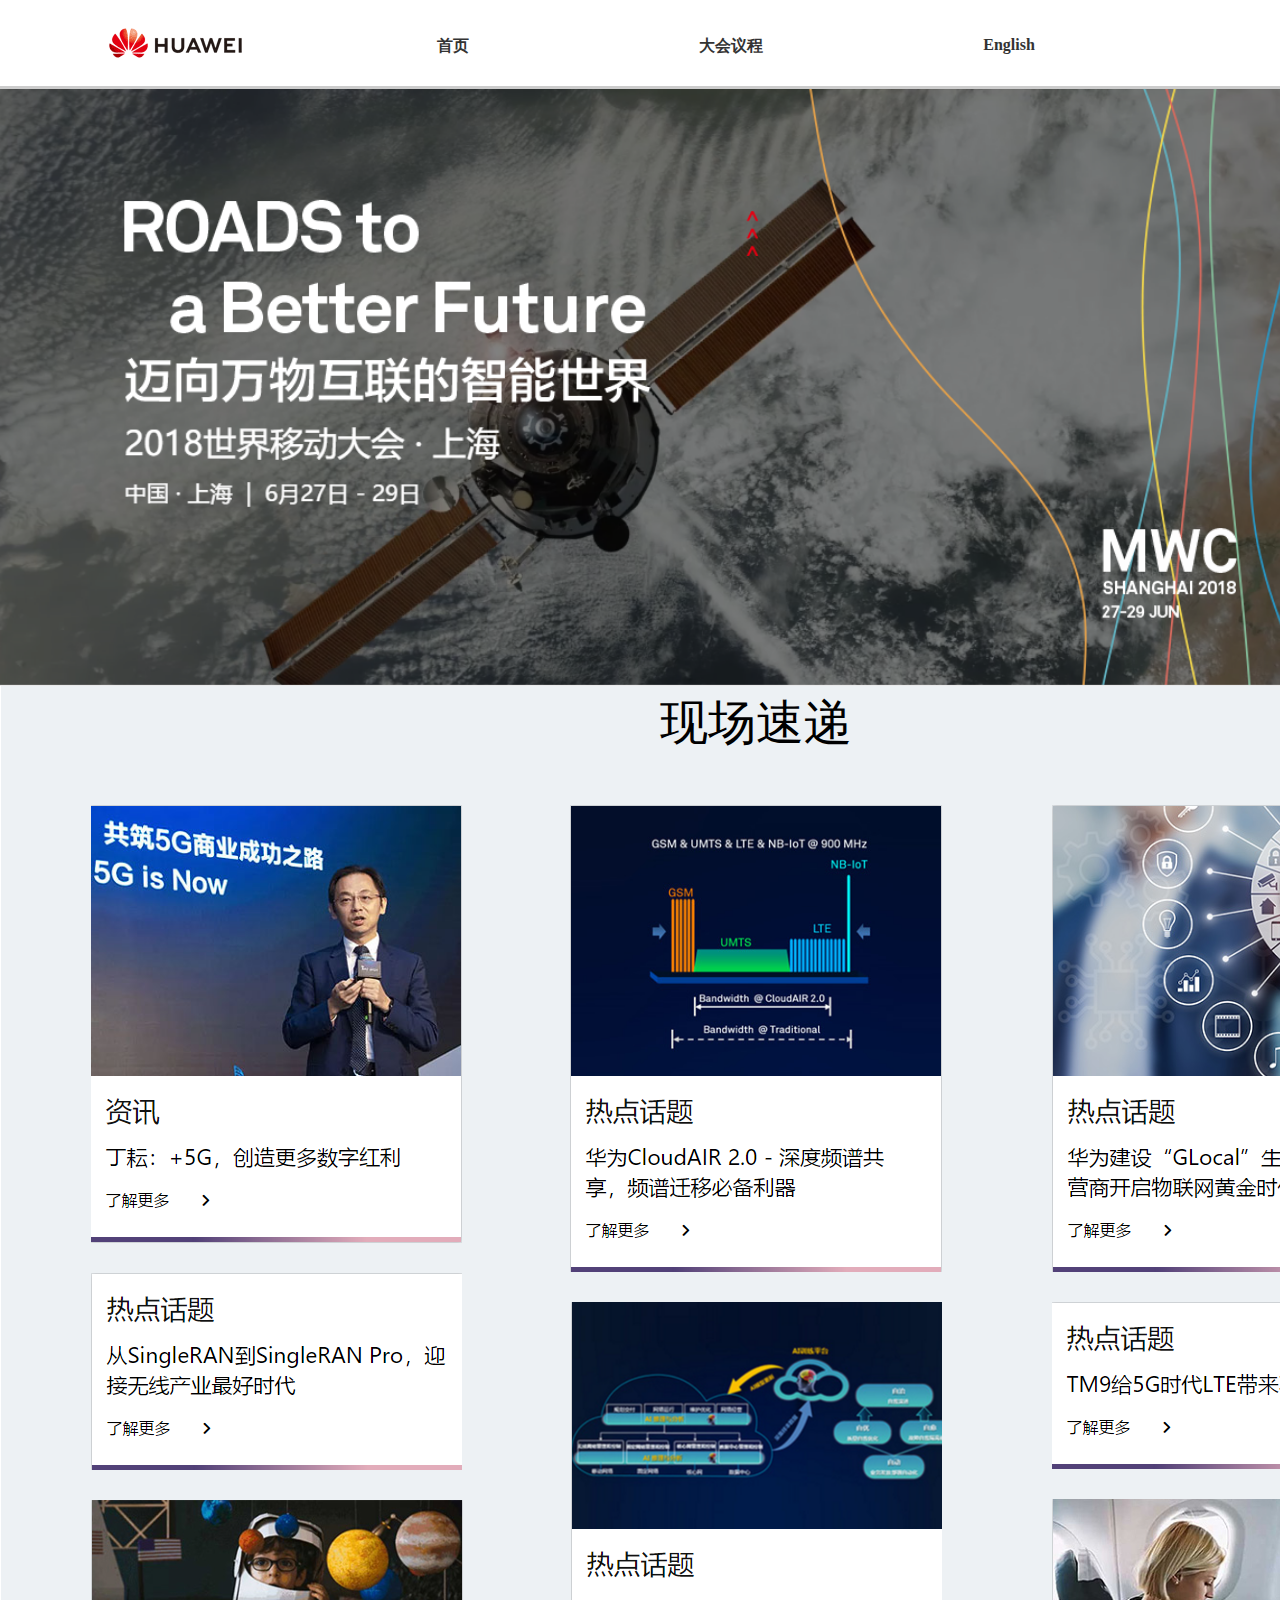
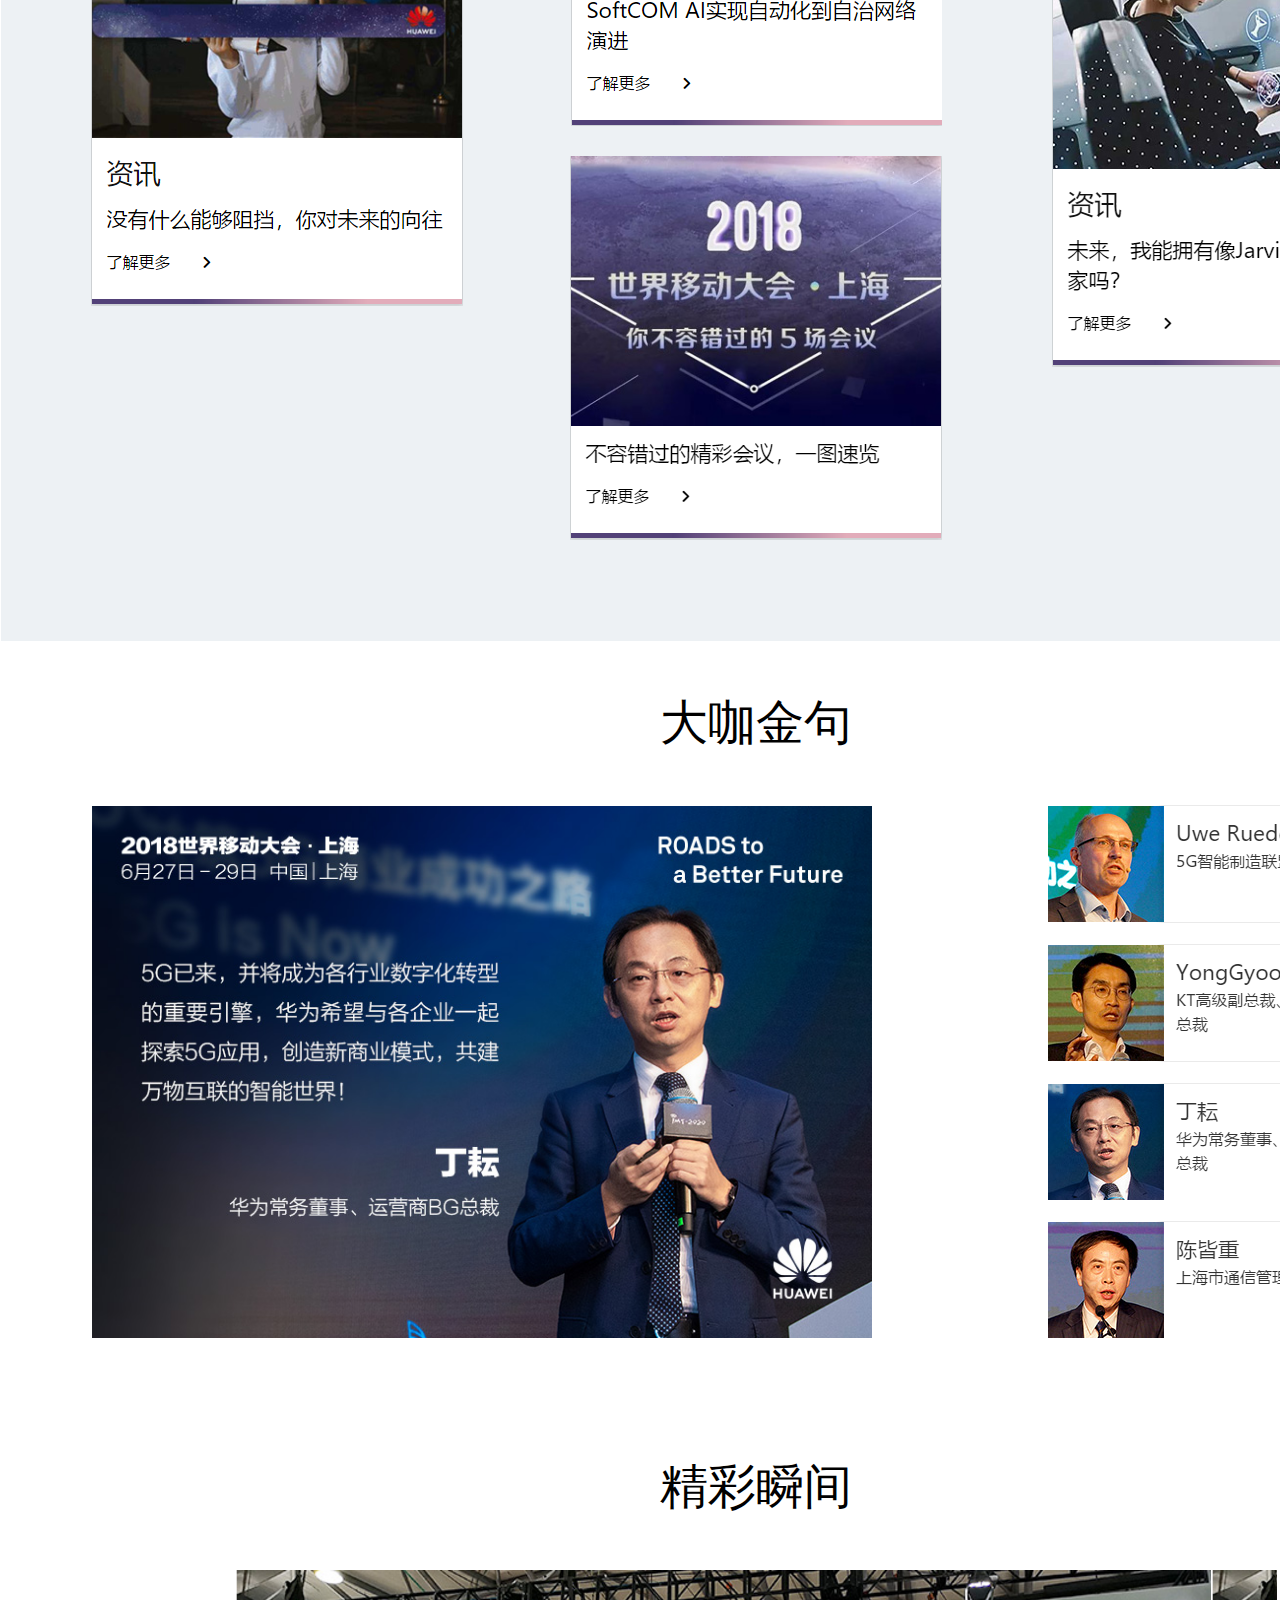
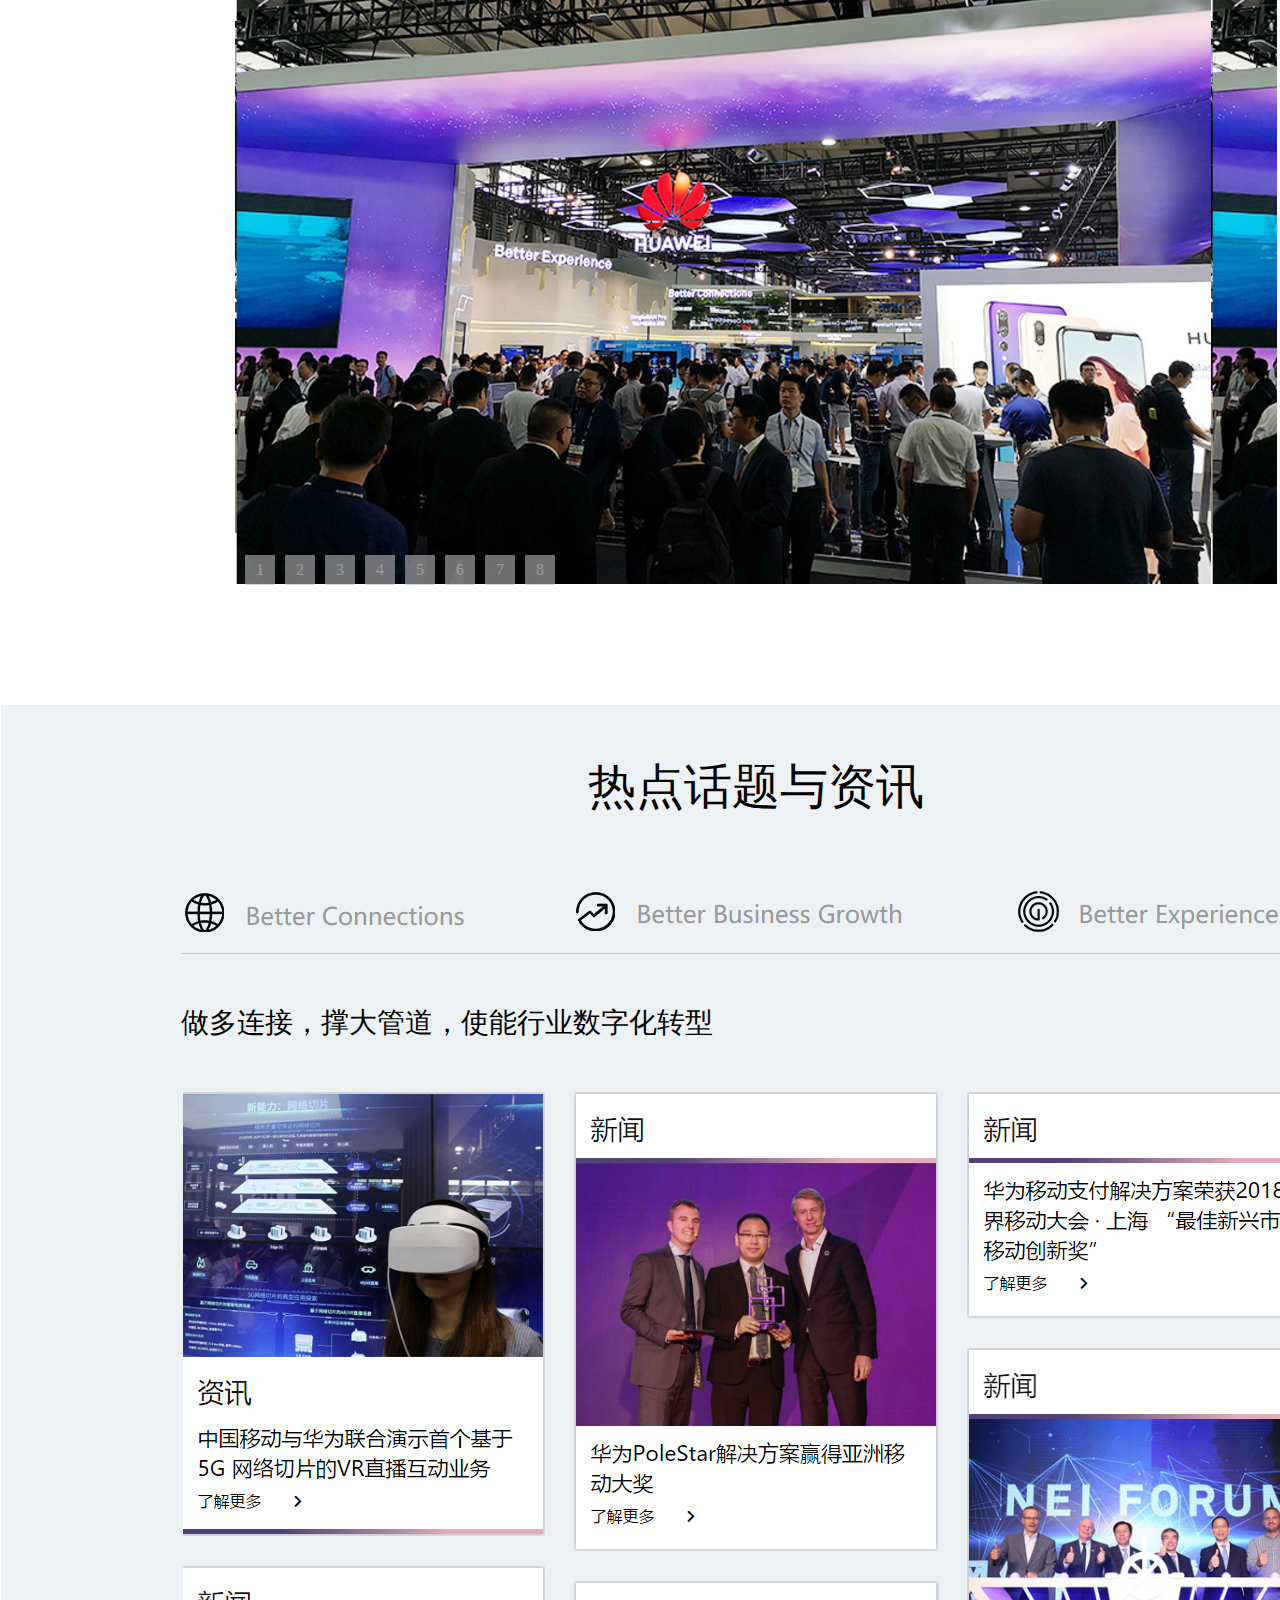
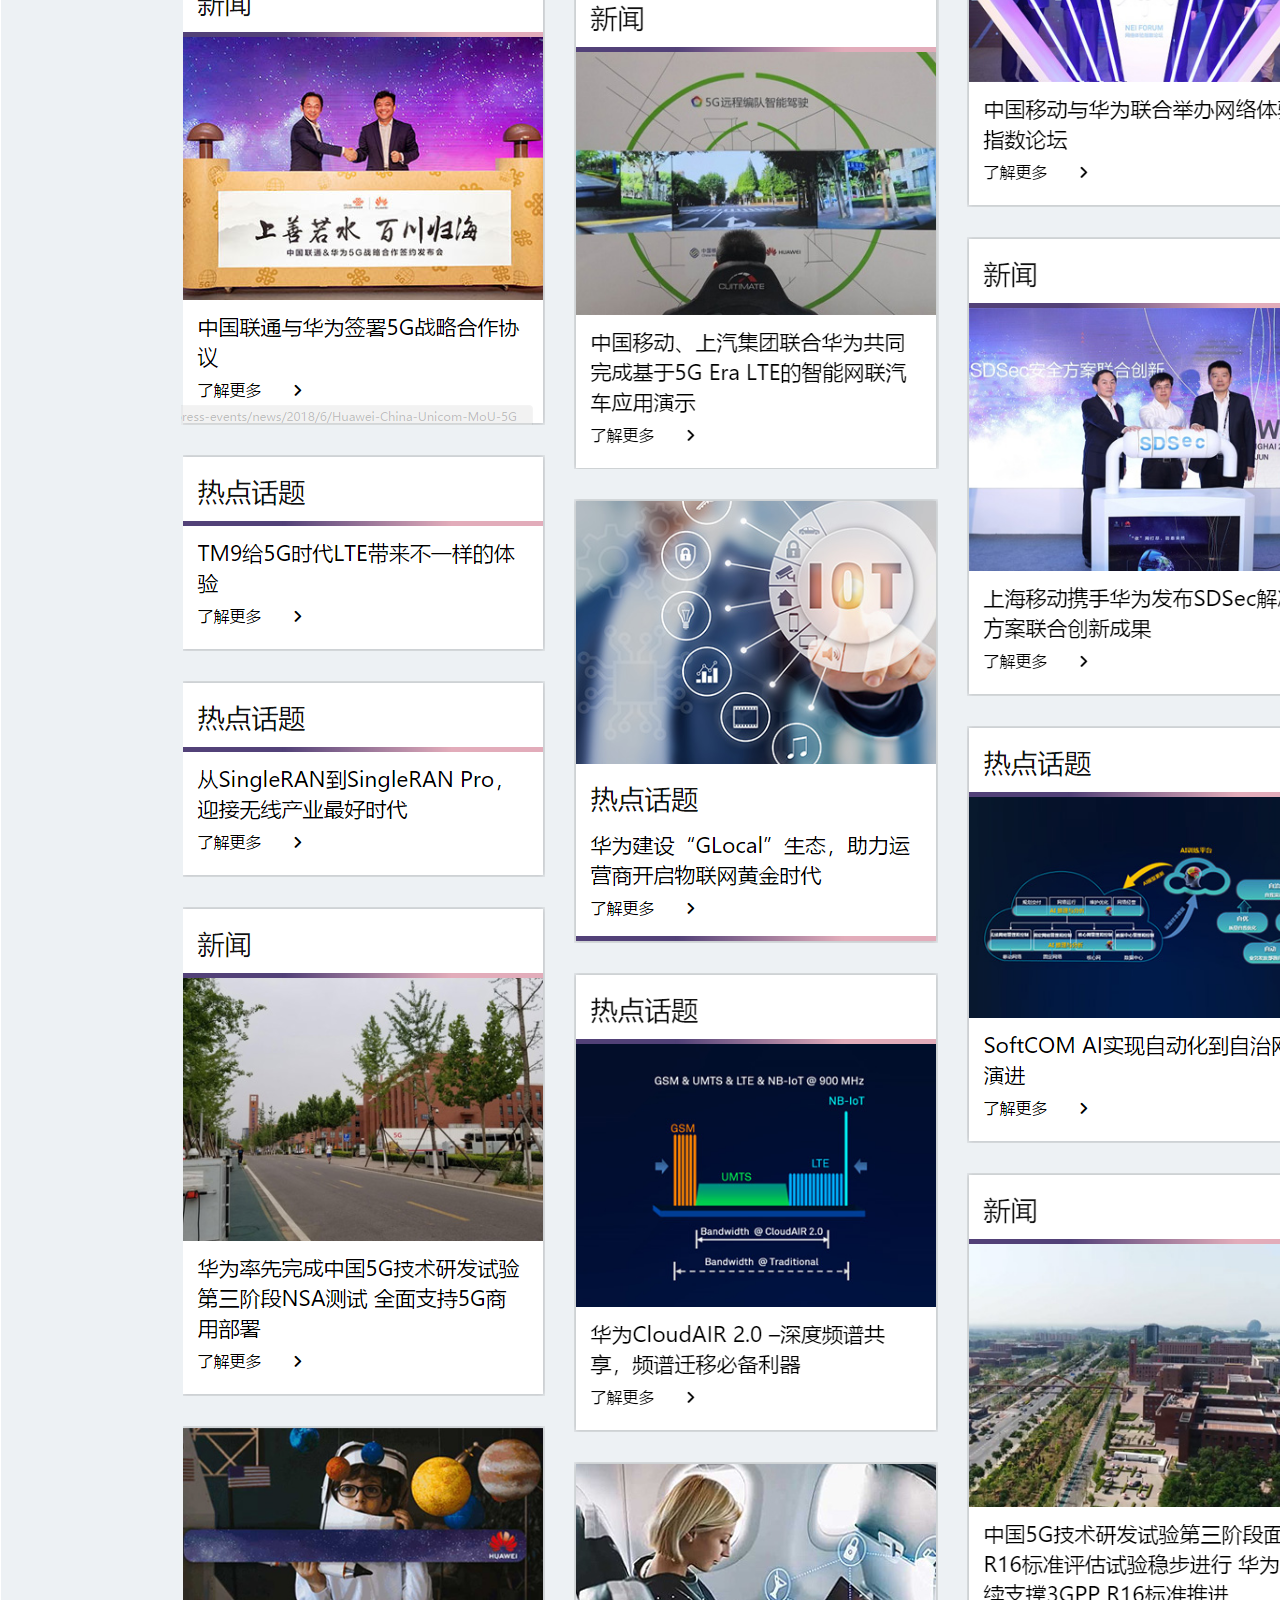
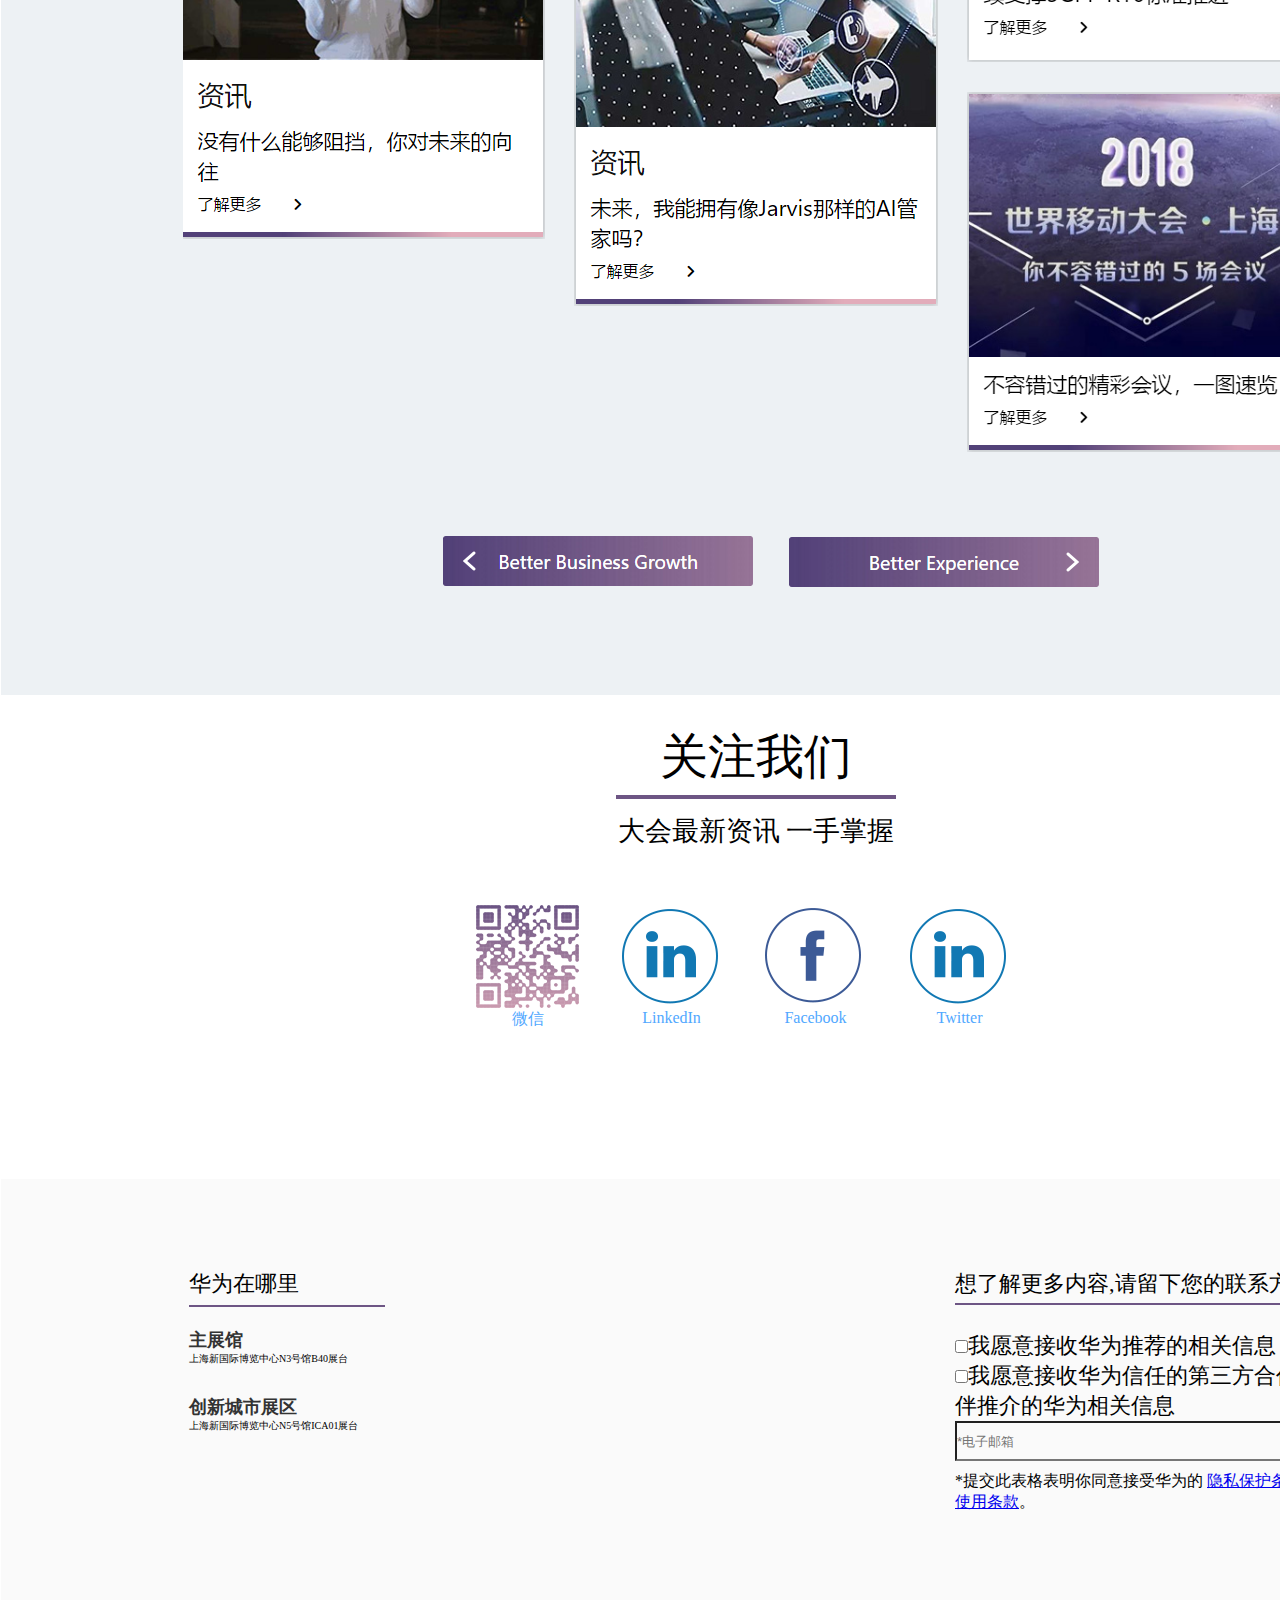
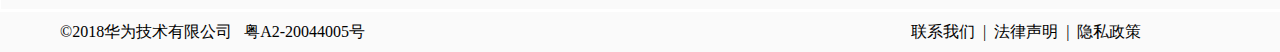
<file: fanghuawei/三页面.html>
<!DOCTYPE html PUBLIC "-//W3C//DTD XHTML 1.0 Transitional//EN" "http://www.w3.org/TR/xhtml1/DTD/xhtml1-transitional.dtd">
<html xmlns="http://www.w3.org/1999/xhtml">
<head>
<meta http-equiv="Content-Type" content="text/html; charset=utf-8" />
<title>无标题文档</title>
<link href="三页面.css" rel="stylesheet" type="text/css" />
</head>

<body>
	<div  class="top">
		<div class="topA">
<ul>
	<li style=" margin-top:28px;"><img src="img/huawei_logo.png" /></li>
        <li><a href="#"><span class="topA1"></span><h4>首页</h4></a></li>
        	<li><span class="topA2"></span><a href="#"><h4>大会议程</h4></a></li>
      <li class="topA3"><a href="#"><h4>English</h4></a></li>
</ul>
		</div>
</div>
<div class="topB">
	<img src="img/QQ截图20180625105854.png" style=" width:1509px;" />
</div>
<div class="box">
<div class="bg">

<div class="wenzicenter">
	现场速递
</div>
<div class="zuotu">
	<div class="zuotu1">
		<img src="img/QQ截图20180627154346.png" />
	</div>	
       <div class="zuotu1">
		<img src="img/QQ截图20180627210702.png" />
	</div>
	<div class="zuotu1">
        <img src="img/20180627213202.png" />
	</div>
</div>
<div class="youtu">
	<div class="youtu1">
		<img src="img/QQ截图20180627210442.png" />
	</div>
    	<div class="youtu1">
			<img src="img/QQ截图20180627212905.png" />
		</div>
        <div class="youtu1">
        	<img src="img/QQ截图20180627213750.png" />
        </div>
</div>
<div class="zhongtu">
	<div class="zhongtu1">
	<img src="img/QQ截图20180627154504.png" />
    </div>
		<div class="zhongtu1">
			<img src="img/QQ截图20180627214938.png" />
		</div>
		<div class="zhongtu1">
			<img src="img/QQ截图20180627215559.png" />
		</div>
</div>
</div>

<div class="wenzicenter">
	大咖金句
</div>
<div class="zhong">
<div class="dakatu">
	<img src="img/QQ截图20180627222431.png" />
</div>
<div class="youkatu">
    <div class="youkatu1">
	<img src="img/QQ截图20180627222512.png" />
</div>
<div class="youkatu1">
	<img src="img/QQ截图20180627222536.png" />
</div>
<div class="youkatu1">
	<img src="img/QQ截图20180627222625.png" />
</div>
<div class="youkatu1">
	<img src="img/QQ截图20180627222651.png" />
</div>
</div>
</div>
<div class="jingcaibox">
<div class="wenzicenter">
	精彩瞬间
</div>
<div class="slide">
    <div id="slide1" class="slide-content"></div>
    <div id="slide2" class="slide-content"></div>
    <div id="slide3" class="slide-content"></div>
    <div id="slide4" class="slide-content"></div>
    <div id="slide5" class="slide-content"></div>
    <div id="slide6" class="slide-content"></div>
    <div id="slide7" class="slide-content"></div>
    <div id="slide8" class="slide-content"></div>
    <div class="btns">
        <a href="#slide1" class="btn">1</a>
        <a href="#slide2" class="btn">2</a>
        <a href="#slide3" class="btn">3</a>
        <a href="#slide4" class="btn">4</a>
        <a href="#slide5" class="btn">5</a>
        <a href="#slide6" class="btn">6</a>
        <a href="#slide7" class="btn">7</a>
        <a href="#slide8" class="btn">8</a>
    </div>
</div>
</div>
<div class="redianbox">
<div class="wenzicenter">
	热点话题与资讯
</div>
<div class="zhongbox">
<div class="navtwo">	
<p class="topB1">
<a href="#" id="pic"></a>
</p>
<p class="topB3">
<a href="#" id="pic1"></a>
</p>
<p class="topB2">
<a href="#" id="pic2"></a>
</p>
</div>
<div class="wenzileft">
做多连接，撑大管道，使能行业数字化转型</div>
<div class="yizuotu">
	
	<div class="yizuotu1">
	<a href="#"><img src="img/QQ截图20180630214735.png" /></a>
	</div>	
       <div class="yizuotu1">
		<a href="#"><img src="img/QQ截图20180630214753.png" /></a>
	</div>
	<div class="yizuotu1">
        <a href="#"><img src="img/QQ截图20180630214811.png" /></a>
	</div>
    <div class="yizuotu1">
       <a href="#"> <img src="img/QQ截图20180630214842.png" /></a>
	</div>
    <div class="yizuotu1">
       <a href="#"> <img src="img/QQ截图20180630214900.png" /></a>
	</div>
    <div class="yizuotu1">
      <a href="#"><img src="img/QQ截图20180630214925.png" /></a>
	</div>
</div>
<div class="yiyoutu">
	<div class="yiyoutu1">
		<a href="#"><img src="img/QQ截图20180630215140.png" /></a>
	</div>
    	<div class="yiyoutu1">
			<a href="#"><img src="img/QQ截图20180630215205.png" /></a>
		</div>
        <div class="yiyoutu1">
        	<a href="#"><img src="img/QQ截图20180630215225.png" /></a>
        </div>
        <div class="yiyoutu1">
		<a href="#"><img src="img/QQ截图20180630215236.png" /></a>
	</div>
    <div class="yiyoutu1">
		<a href="#"><img src="img/QQ截图20180630215259.png" /></a>
	</div>
    <div class="yiyoutu1">
		<a href="#"><img src="img/QQ截图20180630215323.png" /></a>
	</div>
</div>

<div class="yizhongtu">
	<div class="yizhongtu1">
	<a href="#"><img src="img/QQ截图20180630214956.png" /></a>
    </div>
		<div class="yizhongtu1">
			<a href="#"><img src="img/QQ截图20180630215013.png" /></a>
		</div>
		<div class="yizhongtu1">
			<a href="#"><img src="img/QQ截图20180630215026.png" /></a>
		</div>
        <div class="yizhongtu1">
			<a href="#"><img src="img/QQ截图20180630215101.png" /></a>
		</div>
        <div class="yizhongtu1">
			<a href="#"><img src="img/QQ截图20180630215119.png" /></a>
		</div>
</div>
<div class="liangge">
<div class="huanhang">
<a href="#"><img src="img/QQ截图20180630224906.png" /></a>
</div>
<div class="huanhang">
<a href="#"><img src="img/QQ截图20180630224926.png" /></a>
</div>
</div>
</div>
</div>
<!--dsdggkvjsdjgvjhhjjjhjhjhj-->


<div class="xiabox">
	<div class="wenzicenter1">
		<div class="xiaxiaobox">
        	<div class="nnavtwo">
			关注我们
			</div>
            <div class="wenzicenter2">
            大会最新资讯 一手掌握
            </div>
        </div>
	</div>
    <div class="zuotup">
    <ul>
    <li class="zuotup1">
    <img src="img/QQ截图20180701111834.png" />
    <a href="#">微信
    </a>
	</li>
    <li class="zuotup1">
    <img src="img/QQ截图20180701113314.png" />
        <a href="#">LinkedIn
    </a>
   	</li>
    <li class="zuotup1">
    <img src="img/QQ截图20180701112048.png" />
        <a href="#">Facebook
    </a>
    </li>
    <li class="zuotup1">
    <img src="img/QQ截图20180701113314.png" />
        <a href="#">Twitter
    </a>
    </li>
    </ul>
    </div>
    
</div>


<div class="hou">
	<div class="houbox">
    	<div>
    		华为在哪里
   	 	</div>
     <h5 style=" color:#333; margin-top:29px;font-size: 18px;">主展馆</h5>
    <p style="font-size:10px;">上海新国际博览中心N3号馆B40展台</p>
     <h5 style=" color:#333; margin-top:29px;font-size: 18px;">创新城市展区</h5>
         <p style="font-size:10px;">上海新国际博览中心N5号馆ICA01展台</p>
    </div>
    
    
    
    
    
    <div class="houyoubox">
   
想了解更多内容,请留下您的联系方式
 <div class="nnnavtwo">
    </div>
     <br />
 <input type="checkbox" name="one"  value="我愿意接收华为推荐的相关信息" />我愿意接收华为推荐的相关信息<br />
 <input type="checkbox" name="one"  value="我愿意接收华为信任的第三方合作伙伴推介的华为相关信息" />我愿意接收华为信任的第三方合作伙伴推介的华为相关信息<br />
<input name="email" class="aa"type="text" placeholder="*电子邮箱" />
<div class="tip">*提交此表格表明你同意接受华为的
<a href="http://www.huawei.com/cn/privacy-policy"> 隐私保护条款</a> 和
<a href="http://www.huawei.com/cn/legal">使用条款</a>。</div>
</div>
</div>
</div>
<div class="footer">
<div class="footerbox">
 <p>&copy;2018华为技术有限公司&nbsp;&nbsp;&nbsp;粤A2-20044005号</p><p style="margin-left:546px;">联系我们&nbsp;&nbsp;|&nbsp;&nbsp;法律声明&nbsp;&nbsp;|&nbsp;&nbsp;隐私政策</p>
</div>
</div>
</body>
</html>
</file>
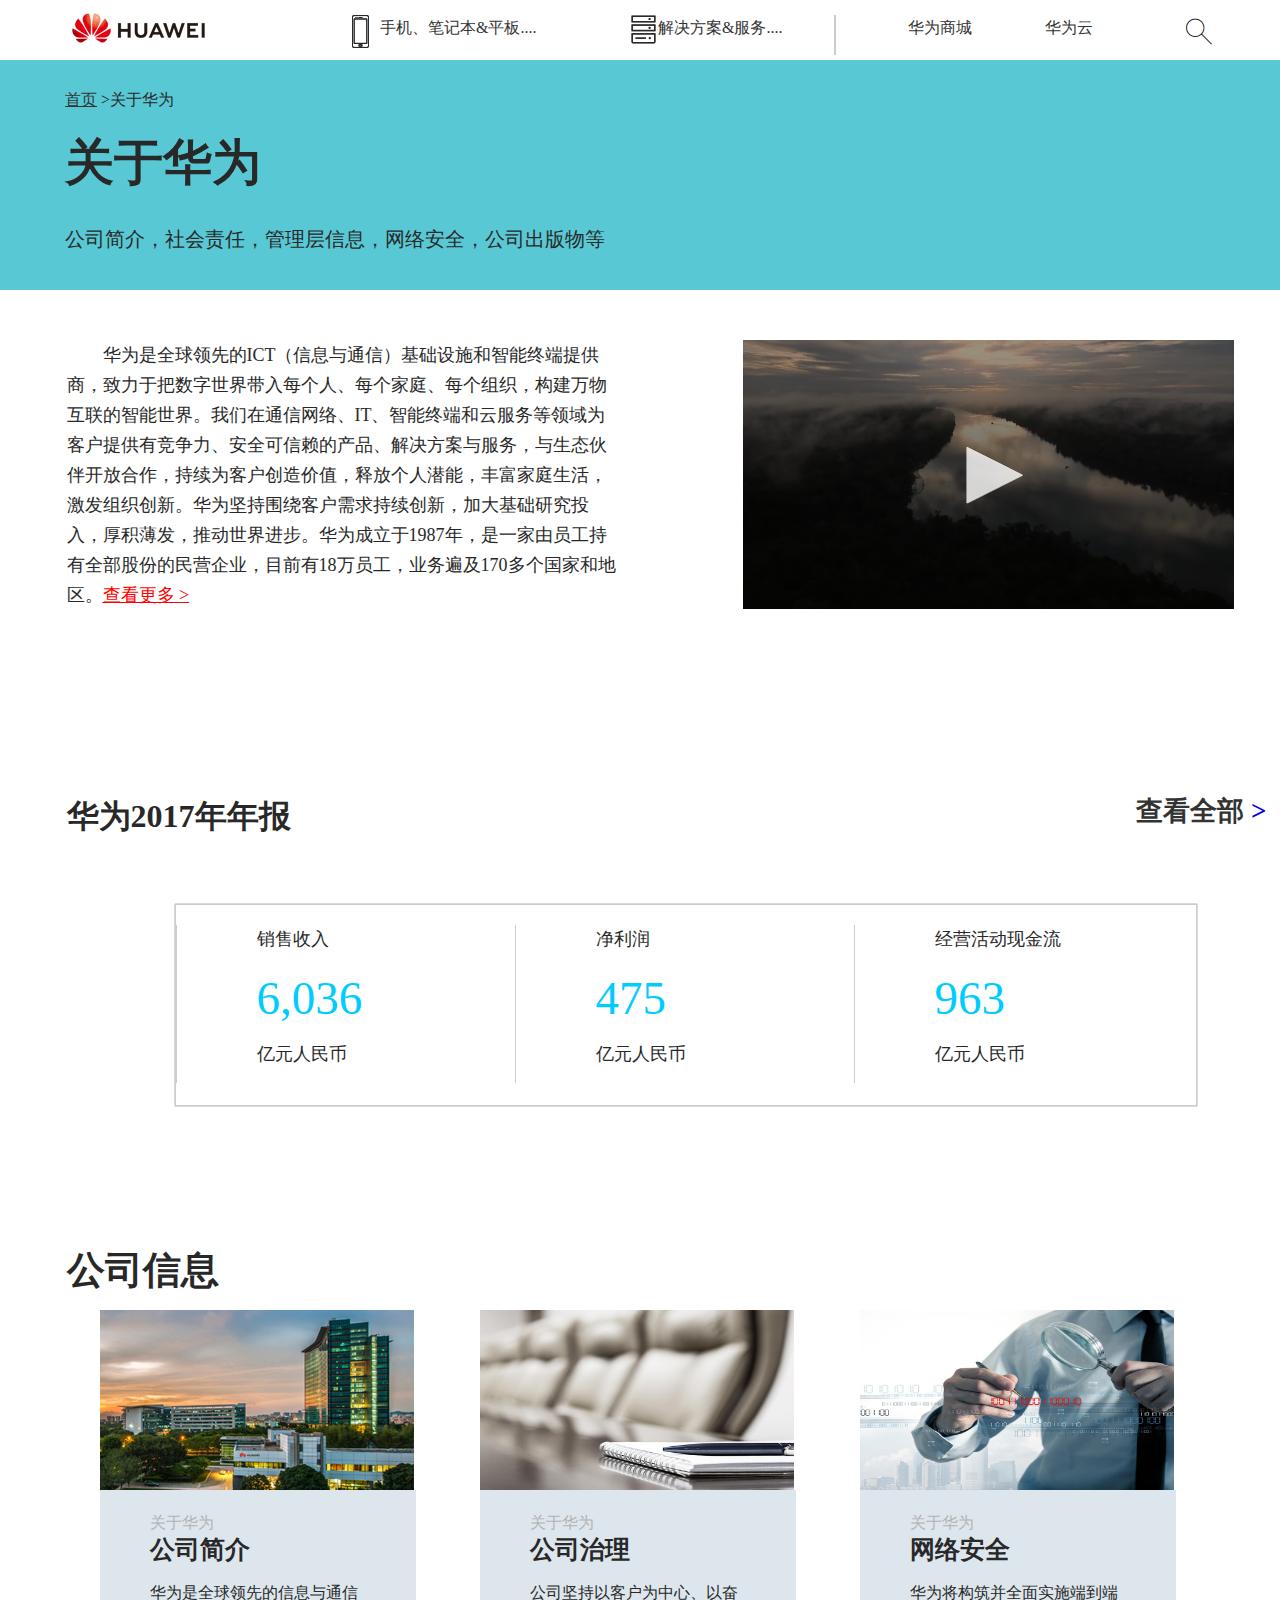
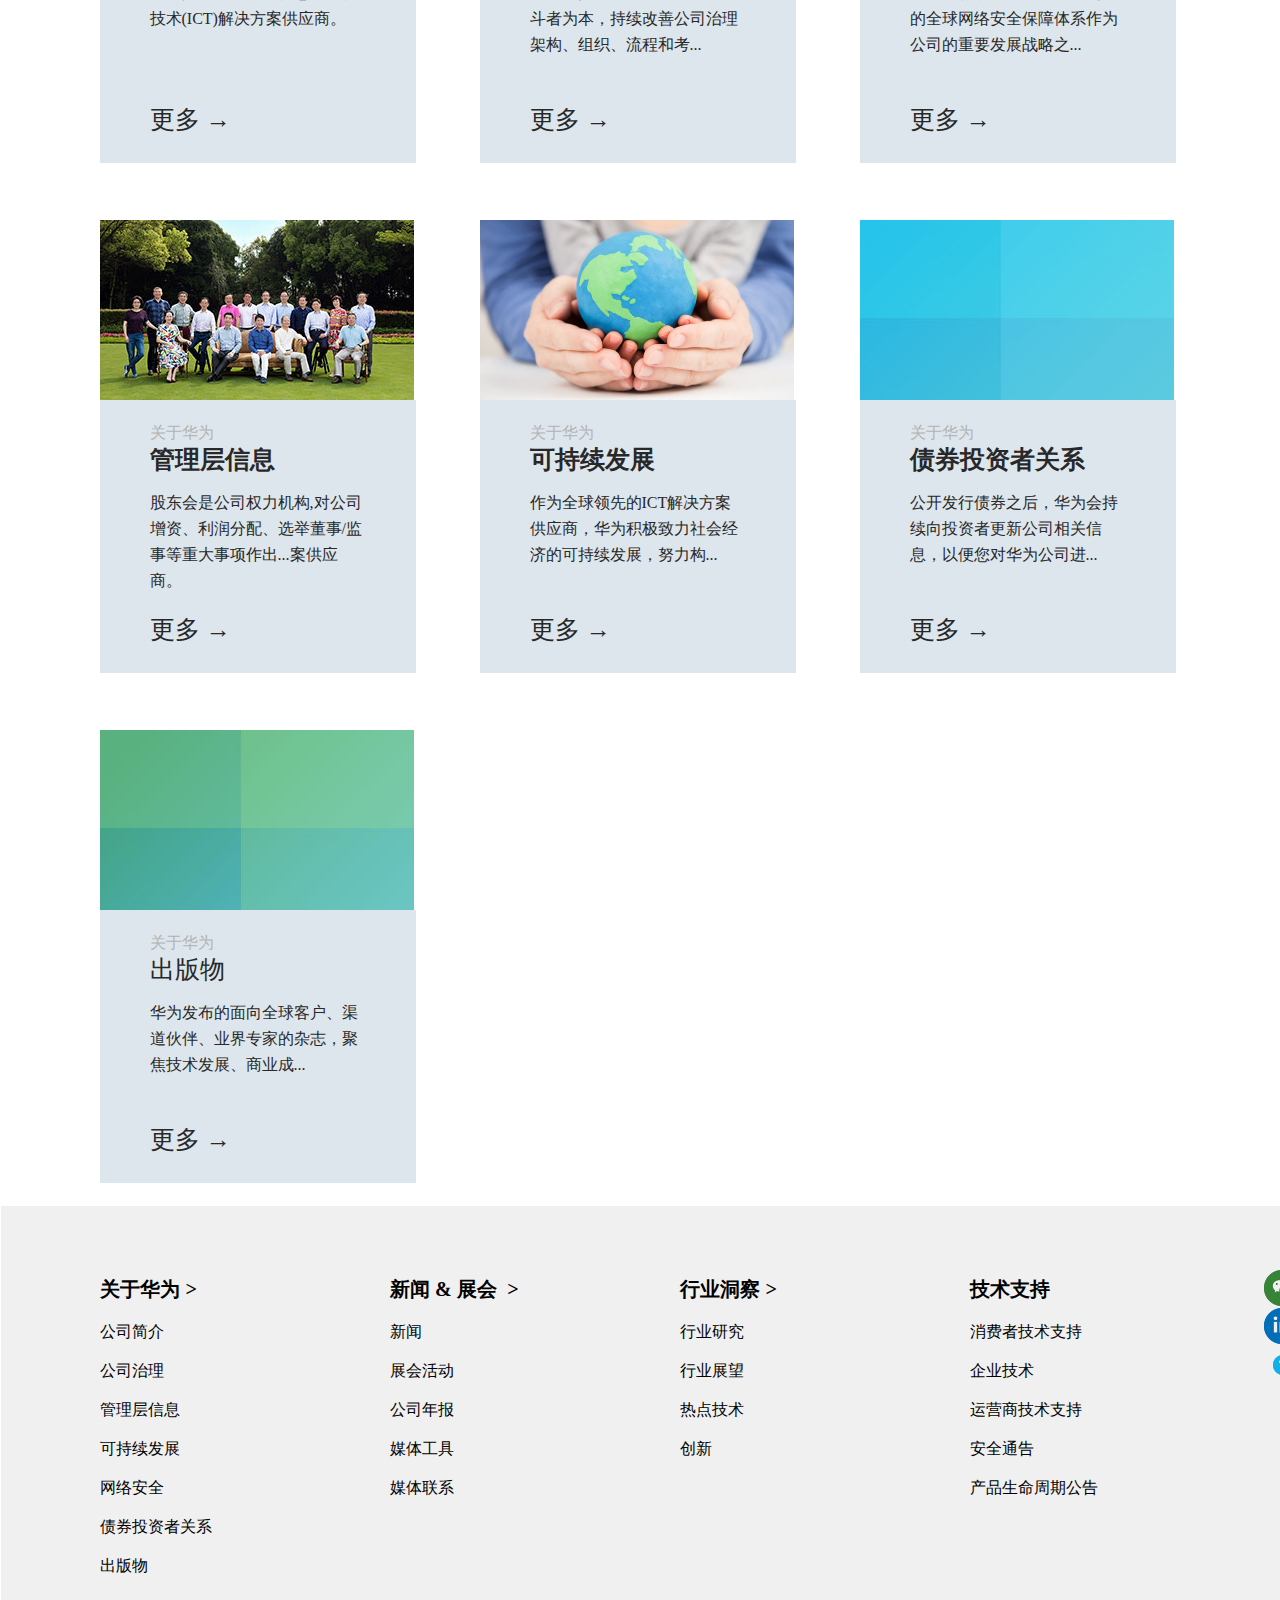
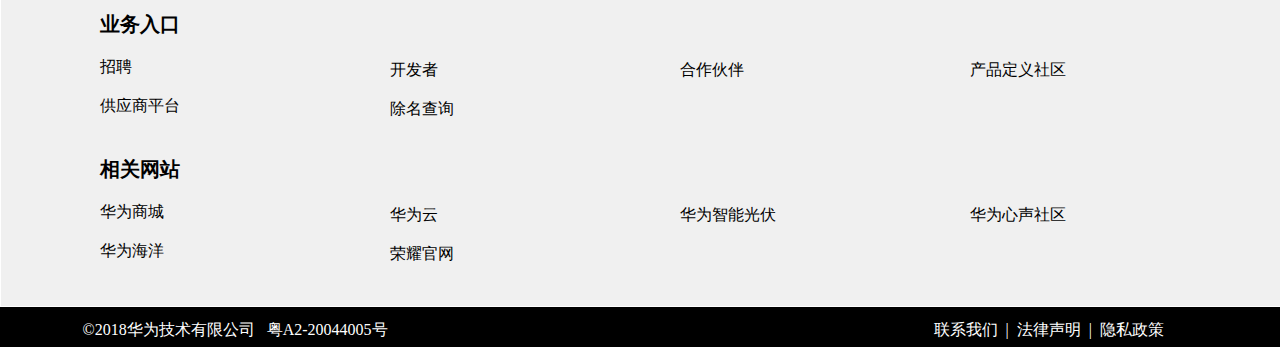
<file: fanghuawei/关于华为（jinfu).html>
<!DOCTYPE html PUBLIC "-//W3C//DTD XHTML 1.0 Transitional//EN" "http://www.w3.org/TR/xhtml1/DTD/xhtml1-transitional.dtd">
<html xmlns="http://www.w3.org/1999/xhtml">
<head>
<meta http-equiv="Content-Type" content="text/html; charset=utf-8" />
<title>关于华为</title>
<link href="关于华为（jinfu).css" rel="stylesheet" type="text/css" />
</head>

<body>
<div class="top">
<div class="topA">
<ul>
	<li style=" margin-top:13px;"><img src="img/huawei_logo.png" /></li>
        <li><a href="#"><span class="topA1"></span>手机、笔记本&amp;平板....</a></li>
        	<li style="border-right:2px solid #CCC;"><span class="topA2"></span><a href="#">解决方案&amp;服务....</a></li>
            	<li style="width:65px;"><a href="#">华为商城</a></li>
            		<li style="width:65px;"><a href="#">华为云</a></li>
                    	<li  style="width:20px;"><img src="img/搜索.jpg" /></li>
</ul>
</div>
</div>
<div class="one">
	<div class="oneA">
    <br />
    <p><a href="#" style="color:#333;">首页</a>&nbsp;>关于华为</p>
    <h1 style=" font-size:49px; margin-top:10px;">关于华为</h1>
    <p style="font-size:20px; margin-top:20px;font-family:"黑体“;>公司简介，社会责任，管理层信息，网络安全，公司出版物等</p>
    </div>
</div>
<div class="box">
<div class="two">
<div class="twoA">
华为是全球领先的ICT（信息与通信）基础设施和智能终端提供商，致力于把数字世界带入每个人、每个家庭、每个组织，构建万物互联的智能世界。我们在通信网络、IT、智能终端和云服务等领域为客户提供有竞争力、安全可信赖的产品、解决方案与服务，与生态伙伴开放合作，持续为客户创造价值，释放个人潜能，丰富家庭生活，激发组织创新。华为坚持围绕客户需求持续创新，加大基础研究投入，厚积薄发，推动世界进步。华为成立于1987年，是一家由员工持有全部股份的民营企业，目前有18万员工，业务遍及170多个国家和地区。<a href="#" style=" color:#F00;">查看更多 ></a></div>
<div class="twoB"><img src="img/视频.png" /></div></div>
<div class="three">
<h1>华为2017年年报</h1><h4 style="display:inline-block;">查看全部<a href="#" style="text-decoration:none;">&nbsp;></a></h4>
<div class="threeA">
<dl>
<dd>销售收入</dd>
<dt>6,036</dt>
<dd style="margin-top:20px;">亿元人民币</dd>
</dl>
<dl>
<dd>净利润</dd>
<dt>475</dt>
<dd style="margin-top:20px;">亿元人民币</dd>
</dl>
<dl>
<dd>经营活动现金流</dd>
<dt>963</dt>
<dd style="margin-top:20px;">亿元人民币</dd>
</dl>
</div>
</div>
<div class="four">
 <div class="wz">
<h1>公司信息</h1>
</div>
<dl>
	<dt><a><img src="img/corporate-information.jpg" width="314" height="180"/></a></dt>
    <dd style="height:20px; padding-top:20px; color:#B3B3B3;"><p>关于华为</p></dd>
    <dd style="height:50px;"><p style="font-size:25px; font-weight:800;">公司简介</p></dd>
    <dd>华为是全球领先的信息与通信技术(ICT)解决方案供应商。</dd>
       <dd style=" padding-top:20px;font-size:25px; font-weight:200px; height:63px;">更多&nbsp;→</dd>
</dl>
<dl>
	<dt><a href="#"><img src="img/公司治理.jpg"width="314" height="180" /></a></dt>
     <dd style="height:20px; padding-top:20px; color:#B3B3B3;"><p>关于华为</p></dd>
    <dd style="height:50px;"><p style="font-size:25px; font-weight:800;">公司治理</p></dd>
    <dd>公司坚持以客户为中心、以奋斗者为本，持续改善公司治理架构、组织、流程和考...</dd>
        <dd style=" padding-top:20px;font-size:25px; font-weight:200px; height:63px;">更多&nbsp;→</dd>
</dl>
<dl>
	<dt><a href="#"><img src="img/网络安全.jpg"width="314" height="180" /></a></dt>
    <dd style="height:20px; padding-top:20px; color:#B3B3B3;"><p>关于华为</p></dd>
    <dd style="height:50px;"><p style="font-size:25px; font-weight:800;">网络安全</p></dd>
    <dd>华为将构筑并全面实施端到端的全球网络安全保障体系作为公司的重要发展战略之...</dd>
        <dd style=" padding-top:20px;font-size:25px; font-weight:200px; height:63px;">更多&nbsp;→</dd>
</dl>
<dl>
	<dt><a href="#"><img src="img/executives-2018.jpg"width="314" height="180" /></a></dt>
    <dd style="height:20px; padding-top:20px; color:#B3B3B3;"><p>关于华为</p></dd>
    <dd style="height:50px;"><p style="font-size:25px; font-weight:800;">管理层信息</p></dd>
    <dd>股东会是公司权力机构,对公司增资、利润分配、选举董事/监事等重大事项作出...案供应商。</dd>
       <dd style=" padding-top:20px;font-size:25px; font-weight:200px; height:63px;">更多&nbsp;→</dd>
    
</dl>
<dl>
	<dt><a href="#"><img src="img/sustainability.jpg" width="314" height="180" /></a></dt>
    <dd style="height:20px; padding-top:20px; color:#B3B3B3;"><p>关于华为</p></dd>
    <dd style="height:50px;"><p style="font-size:25px; font-weight:800;">可持续发展</p></dd>
    <dd>作为全球领先的ICT解决方案供应商，华为积极致力社会经济的可持续发展，努力构...</dd>
       <dd style=" padding-top:20px;font-size:25px; font-weight:200px; height:63px;">更多&nbsp;→</dd>
    
</dl>
<dl>
	<dt><a href="#"><img src="img/img1.jpg" width="314" height="180" /></a></dt>
    <dd style="height:20px; padding-top:20px; color:#B3B3B3;"><p>关于华为</p></dd>
    <dd style="height:50px;"><p style="font-size:25px; font-weight:800;">债券投资者关系</p></dd>
    <dd>公开发行债券之后，华为会持续向投资者更新公司相关信息，以便您对华为公司进...</dd>
        <dd style=" padding-top:20px;font-size:25px; font-weight:200px; height:63px;">更多&nbsp;→</dd>
</dl>
<dl>
	<dt><a href="#"><img src="img/img2.jpg" width="314" height="180" /></a></dt>
    <dd style="height:20px; padding-top:20px; color:#B3B3B3;"><p>关于华为</p></dd>
    <dd style="height:50px;"><p style="font-size:25px; font-weight:800px;">出版物</p></dd>
    <dd>华为发布的面向全球客户、渠道伙伴、业界专家的杂志，聚焦技术发展、商业成...</dd>
       <dd style=" padding-top:20px;font-size:25px; font-weight:200px; height:63px;">更多&nbsp;→</dd>
    
</dl>
</div>
</div>
<div class="six">
<div class="sixBox">
	 <div id="sixT">
   <div class="sixT1">
           <h3 class="iconfont-flash"><a href="#" target="_self">关于华为<em class="hwic_to_right">&nbsp;></em></a></h3>
                           <ul class="clearfix">
                               <li class=""><a href="#" target="_self">公司简介</a></li>
                               <li class=""><a href="#" target="_self">公司治理</a></li>
                               <li class=""><a href="#" target="_self">管理层信息</a></li>
                               <li class=""><a href="#" target="_self">可持续发展</a></li>
                               <li class=""><a href="#" target="_self">网络安全</a></li>
                               <li class=""><a href="#" target="_self">债券投资者关系</a></li>
                               <li class=""><a href="#" target="_self">出版物</a></li>
                            </ul>
        </div>
       <div class="sixT2">
                     <h3 class="iconfont-flash"><a href="#" target="_self">新闻 &amp; 展会 <em class="hwic_to_right">&nbsp;></em></a></h3>
                         <ul class="clearfix">
                           <li class=""><a href="#" target="_self">新闻</a></li>
                           <li class=""><a href="#" target="_self">展会活动</a></li>
                           <li class=""><a href="#" target="_self">公司年报</a></li>
                           <li class=""><a href="#" target="_self">媒体工具</a></li>
                           <li class=""><a href="#" target="_self">媒体联系</a></li>
                         </ul>
        </div>
       <div class="sixT3">
            <h3 class="iconfont-flash"><a href="#" target="_self">行业洞察<em class="hwic_to_right">&nbsp;></em></a></h3>
                         <ul class="clearfix">
                            <li class=""><a href="#" target="_self">行业研究</a></li>
                            <li class=""><a href="#" target="_self">行业展望</a></li>
                            <li class=""><a href="#" target="_self">热点技术</a></li>
                            <li class=""><a href="#" target="_self">创新</a></li>
                         </ul>
        </div>
     <div class="sixT4">
            <h3 class="iconfont-flash">技术支持</h3>
                         <ul class="clearfix">
                            <li class="external-link"><a href="#" target="_self">消费者技术支持<em class="hwic_open-in-new3"></em></a></li>
                            <li class="external-link"><a href="#" target="_blank">企业技术<em class="hwic_open-in-new3"></em></a></li>
                            <li class="external-link"><a href="#" target="_blank">运营商技术支持<em class="hwic_open-in-new3"></em></a></li>
                            <li class=""><a href="#" target="_self">安全通告</a></li>
                            <li class=""><a href="#" target="_self">产品生命周期公告</a></li>
                         </ul>
        </div>
        <div class="sixT5"><!--图片插入-->
        <div class="weixin"></div>
            <div class="in"></div>
                <div class="wenhao" style="margin-left:8px;"></div>
        </div>
     </div>
     <div id="sixC">
         <div class="sixC1">
            <h3 class="iconfont-flash ">业务入口</h3>
            <ul class="clearfix">
               <li class="external-link"><a href="#" target="_blank">招聘<em class="hwic_open-in-new3"></em></a></li>
            </ul>
            <ul class="clearfix">
                <li class="external-link"><a href="#" target="_blank">供应商平台<em class="hwic_open-in-new3"></em></a></li>
            </ul>
        </div>
        <div class="sixC2">
           <ul class="clearfix">
              <li class="external-link1"><a href="#" target="_blank">开发者<em class="hwic_open-in-new3"></em></a></li>
           </ul>
           <ul class="clearfix">
              <li class=""><a href="#" target="_self">除名查询</a></li>
           </ul>
        </div>
         <div class="sixC3">
            <ul class="clearfix">
               <li class="external-link1"><a href="#" target="_blank">合作伙伴<em class="hwic_open-in-new3"></em></a></li>
            </ul>
        </div>
        <div class="sixC4">
            <ul class="clearfix">
                <li class="external-link1"><a href="#" target="_blank">产品定义社区<em class="hwic_open-in-new3"></em></a></li>
            </ul>
        </div>
        <div class="sixC5">
        </div>
     </div>
     <div id="sixB">
        <div class="sixB1">
            <h3 class="iconfont-flash ">相关网站</h3>
            <ul class="clearfix">
               <li class="external-link"><a href="#" target="_blank">华为商城<em class="hwic_open-in-new3"></em></a></li>
            </ul>
            <ul class="clearfix">
               <li class="external-link"><a href="#" target="_blank">华为海洋<em class="hwic_open-in-new3"></em></a></li>
            </ul>
        </div>
         <div class="sixB2">
            <ul class="clearfix">
               <li class="external-link1"><a href="#" target="_blank">华为云<em class="hwic_open-in-new3"></em></a></li>
            </ul>
            <ul class="clearfix">
                <li class=""><a href="#" target="_blank">荣耀官网<em class="hwic_open-in-new3"></em></a></li>
            </ul>
        </div>
       <div class="sixB3">
            <ul class="clearfix">
               <li class="external-link1"><a href="#" target="_blank">华为智能光伏<em class="hwic_open-in-new3"></em></a></li>
            </ul>
        </div>
        <div class="sixB4">
            <ul class="clearfix">
                <li class="external-link1"><a href="#" target="_blank">华为心声社区<em class="hwic_open-in-new3"></em></a></li>
            </ul>
        </div>
        <div class="sixB5">
        </div>
     </div>     
</div>
</div>
<div class="footer">
<div class="footerbox">
 <p>&copy;2018华为技术有限公司&nbsp;&nbsp;&nbsp;粤A2-20044005号</p><p style="margin-left:546px;">联系我们&nbsp;&nbsp;|&nbsp;&nbsp;法律声明&nbsp;&nbsp;|&nbsp;&nbsp;隐私政策</p>
</div>
</div>
</body>
</html>
</file>
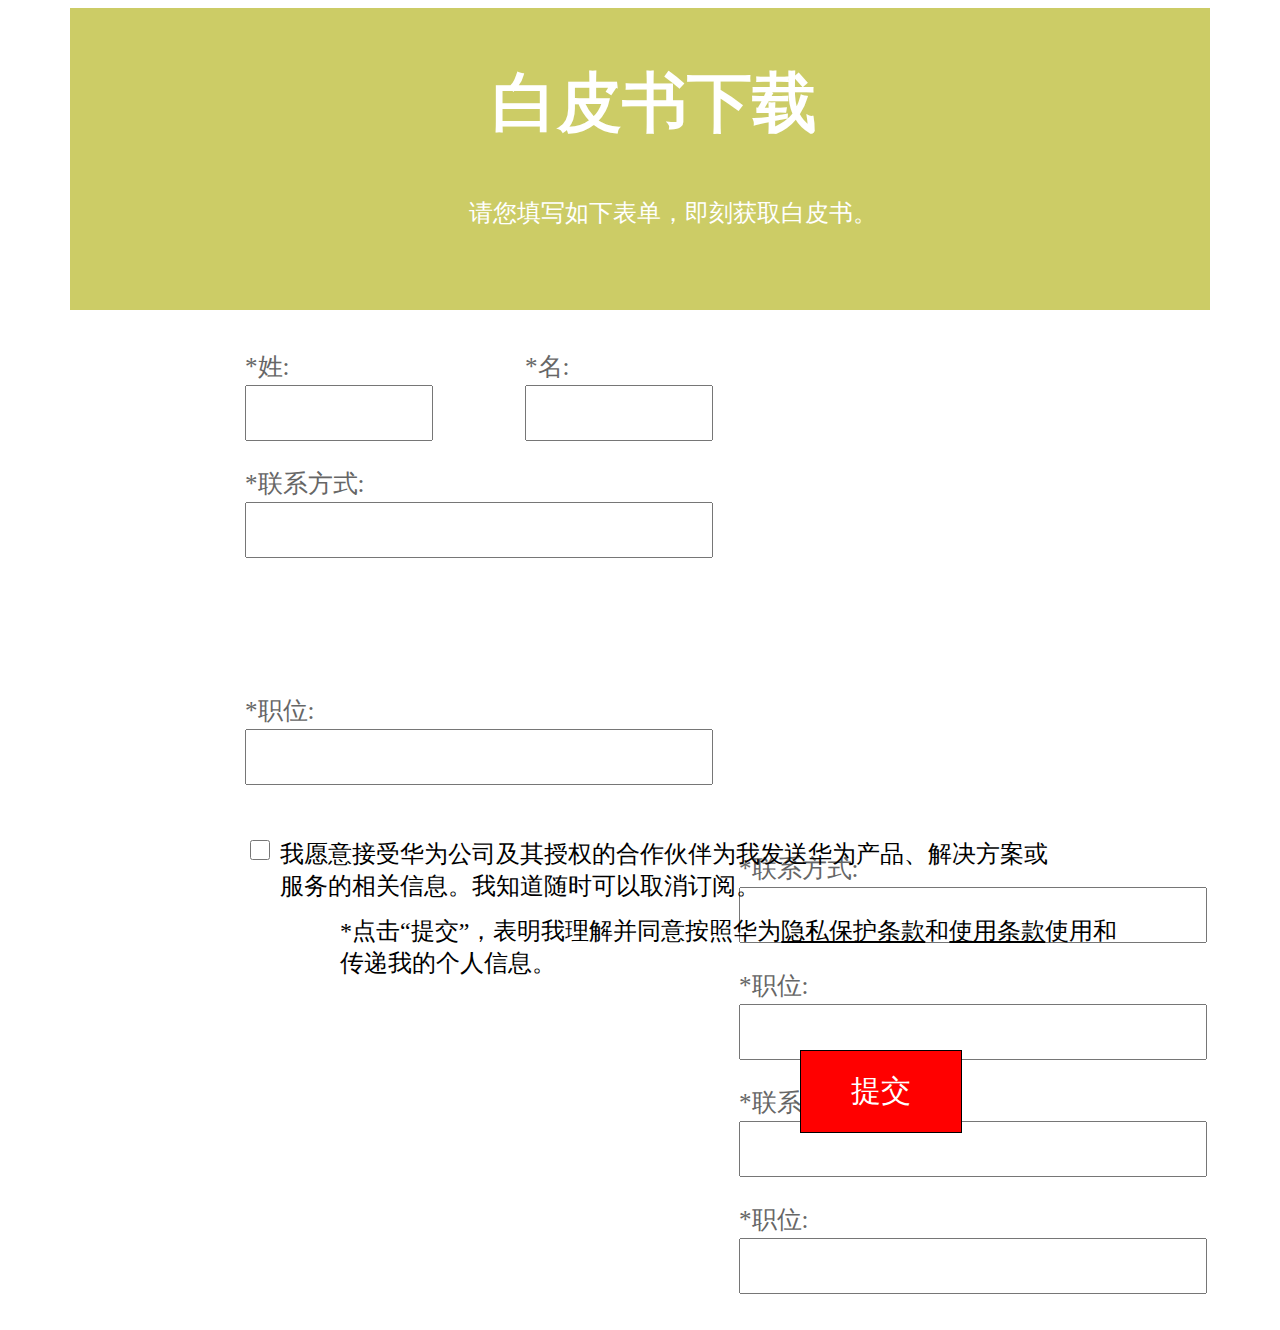
<file: fanghuawei/白皮书下载.html>
<!DOCTYPE html PUBLIC "-//W3C//DTD XHTML 1.0 Transitional//EN" "http://www.w3.org/TR/xhtml1/DTD/xhtml1-transitional.dtd">
<html xmlns="http://www.w3.org/1999/xhtml">
<head>
<meta http-equiv="Content-Type" content="text/html; charset=utf-8" />
<link href="白皮书下载.css" type="text/css" rel="stylesheet" />
<title>白皮书</title>
</head>

<body>
<div class="top">
<h1>白皮书下载</h1>
<p>请您填写如下表单，即刻获取白皮书。</p>
</div>

<div class="center">
 <div class="centerL">
<table class="centerLone">
<tr>
  <td class="left">*姓:</td>
  <td><input type="text" class="right" /></td>
  </tr>
</table>

<table class="centerLtwo">
<tr>
  <td class="left">*名:</td>
  <td><input type="text" class="right" /></td>
  </tr>
</table>

<table class="centerLthree">
<tr>
  <td class="left">*联系方式:</td>
  <td><input type="text" class="right" /></td>
  </tr>
</table>

<table class="centerLfor">
<tr>
  <td class="left">*职位:</td>
  <td><input type="text" class="right" /></td>
  </tr>
</table>
 </div>
 <div class="centerR">
 <table class="centerRone">
<tr>
  <td class="left">*联系方式:</td>
  <td><input type="text" class="right" /></td>
  </tr>
</table>

<table class="centerRtwo">
<tr>
  <td class="left">*职位:</td>
  <td><input type="text" class="right" /></td>
  </tr>
</table>
<table class="centerRthree">
<tr>
  <td class="left">*联系方式:</td>
  <td><input type="text" class="right" /></td>
  </tr>
</table>

<table class="centerRfour">
<tr>
  <td class="left">*职位:</td>
  <td><input type="text" class="right" /></td>
  </tr>
</table>
 </div>
</div>
<div class="footA">
 <tr>
  <td><input type="checkbox" /><p>我愿意接受华为公司及其授权的合作伙伴为我发送华为产品、解决方案或服务的相关信息。我知道随时可以取消订阅。</p></td>
 </tr>
</div>
<div class="footB">
<tr>
<td><p>*点击“提交”，表明我理解并同意按照华为<a href="#">隐私保护条款</a>和<a href="#">使用条款</a>使用和传递我的个人信息。</p></td>
</tr>
</div>
<div class="footC">
<tr>
<td><p><a href="#">提交</a></p></td>
</tr>
</div>
</body>
</html>
</file>
<file: fanghuawei/css/index.css>
@charset "utf-8";
/* CSS Document */
*{margin:0 auto; padding:0px; list-style:none; outline:none;	border:0; background:none; font-family:"微软雅黑";}
.bigbox13{width:1502px;
		height:30px;}
.bigbox1{ width:100%; 
		  height:30px; 
		  background:#000;}
.bigbox1 li{ float:left; 
			 padding:0 11px;
			 margin-top:2px; }
.bigbox2{ color:#FFF;}
.bigbox1 a{ display:inline-block;
			color:#FFF;
			text-decoration:none; 
			font-size:13px;}
.bigbox1 a:hover{ color:#F00;
				  text-decoration:underline;}
.bigbox11 { margin:2px 850px 2px 122px; }
.bigboximg{ margin:0 auto;}
.top{width:100%; 
	 height:60px;
	 background:#FFF;
	 box-shadow: 0px -46px 107px -8px;}
.topA{width:1400px;
	  height:44px;
	  margin:0 auto;	 
	  background:#FFF;}
.topA li{float:left;
		width:206px;
		height:40px;
		margin-top:15px;
		margin-left:72px;}
.topA1{ width: 30px;
    height: 42px;
    background: url(../img/sprite.png);
    background-position: -552px 165px;
    display: inline-block;
    float: left;}
.topA2{width:30px;
    height:34px;
    background: url(../img/sprite.png);
    background-position:-551px 199px;
    display: inline-block;
	float:left;}
.topA a{height:40px;
		width:20px;
		color:#333;
		text-decoration:none;}
.topA a:hover{color:#F00;}
.box{width:1485px; 
	 height: 4511px;
	 margin:auto;
	 border:1px solid #000;}
.one{width:1400px; 
	height:900px; }
.oneA{width:1400px; 
	  height:558px;}
.oneB{
	width: 1100px;
	height: 200px;
	position:relative;
    left: -5px;
    top: -50px;
	background:#FFF;
	box-shadow:0px 7px 59px 1px #999;}
.one dl{ width:365px;
	margin-top:10px;
	margin-bottom:10px;
	height:180px;
	float:left;}
.one dt{ width:41px;
	height:103px;
	margin:36px 50px;
	float:left;}
.one dd{ width:184px;
	height:79px;
	margin:47px 13px;
	float:left;}
.two{width:1400px; 
	height:1557px;}
	
.left{float:left;}
.bg{
	background:#46c1da;
	width: 471px;
    height: 416px;
	text-align: center;
	color: #FFFFFF;
	font-family: Georgia, "Times New Roman", Times, serif;
	font-size: 24px;
	
}
.shoujitp{    margin-left: 350px;
    position: relative;
    left: -64px;
    top: -331px;}
.abc{ float:left;
	  margin-left:75px;
	  margin-top:75px; 
	  clear:both;}
.abcd{ float:left;
	   margin-left:75px;
	   margin-top:7px;}
.youtp{float:right;
	   margin-right: 128px;}

.youbg{
	background:#dde6ed;
	    width: 556px;
       height: 208px;
	font-size: 16px;
}
.youbg span {font-size: 36px;
			 color: #000000;}
.youbg p {
	font-size: 18px;
	color: #999;
}
.youbg h5 {
	color: #06C;
	font-size: 12px;
}
.neibg {
	color: #000;
}

.neibg{ margin-left:50px;}

.three{width:1200px;
	   height:750px;}
.three h1{ float:left;}
.three h4{ float:right;
  		   color:#333;
		   font-size:25px;}
.three ../img{ float:right;
	 		clear:right;
	 		margin-top:49px;}
.three p {font-size:17px;
   		  margin-top: 10px;
   		  color: #666;
		  padding:10px;
	 	  height:10px;
		  width:400px;}
.threeL h2{ margin-left:125px;}
.threeL{float: left;
    	clear: left;
		height: 407px;
    	width:658px;
		margin-top:50px;}
.threeLbg{height: 407px;
    	  width:658px;
		  background:#dce6ee;
		  padding-top:10px;
		  margin-top: 49px;}
.three span{ font-size:39px;
			 color:#000;}
.three .a{ font-size:22px;}

.four{width:1200px;
	  height:520px;}
.wz{width:1200px; 
	height:70px;}
.four h1{ float:left;}
.four h4{ float:right;
	  	  color:#333;
	     font-size:25px;}
.four dl{ float:left;
	 	  padding:10px;
	 	  margin:0px 33px;}
.four dd{ background:#dde6ed;
		  padding:20px 0px 44px 20px;
	 	  height:100px;
		  width:290px;}
.four a:hover{ margin-left:-30px;}
.four span{ font-size:15px;
	 		color:#333;}

.five{width:1200px;
	  height:700px;}
fiveT{width:1200px;
	  height:30px;}

.five a{ color:#000;text-decoration:none;}
.five a:hover{text-decoration:underline; color:#F90;}
.five h1{ float:left;font-family:"黑体";}
.five h4{ float:right;font-family:"楷体";
	  color:#333;
	   font-size:25px;}
 
.imgbox{ width:1000px; height:500px;  margin:50px 0 0 110px;float:left; }
.imgbox h3{ font-size:24px; font-weight:50;margin:15px 0 0 20px}
.imgbox .txt3{ font-size:24px; ;margin:80px 0 0 20px; }
.fiveimg{float:left;background:#dde6ed;width:400px; height:530px; margin-left:-95px;}
.fiveimg .txt11{ font-size:12px; color:#999; margin:36px 0 0 20px;}
.txt{ float:right; margin:-546px 0px 0 446px;}
txt .txtone {
    width: 500px;
    height: 400px;
}
.txt ul{ padding:10px; margin-top:12px;}
.txt .txt1{ font-size:16px;  margin:0 auto;}
.txt .txt2{ font-size:24px; margin:10px 0 0;}

.six{width:100%;
	  height:700px;
	 border:1px solid #FFF;
	 background:#f0f0f0;}
.sixBox{width:1143px;
	    height:680px;
		margin-top:60px;} 
.sixBox a{color:#000;}	
#sixT{width:1200px;
	  height:335px;}
.sixT1{width:290px;
	  height:335px;
	  float:left;}
.sixT2{width:290px;
	  height:335px;;
	  float:left;}
.sixT3{width:290px;
	  height:335px;
	  float:left;}
.sixT4{width:290px;
	  height:335px;
	  float:left;}
.sixT5{width:40px;
	  height:335px;
	  float:left;}
 .weixin{background:url(../img/sprite.png);
background-position: 4px 40px;
    width: 42px;
    height: 40px;}
.in{background:url(../img/sprite.png);
		background-position:-37px 38px;
    width: 42px;
    height: 40px;}
.wenhao{background:url(../img/sprite.png);
		    background-position: -77px 45px;
    width: 40px;
    height: 40px;;}
	  
#sixC{width:1200px;
	  height:145px;}
	  
.sixC1{width:290px;
	  height:145px;
	  float:left;}
.sixC2{width:290px;
	  height:145px;
	  float:left;}
.sixC3{width:290px;
	  height:145px;
	  float:left;}
.sixC4{width:290px;
	  height:145px;
	  float:left;}
.sixC5{width:40px;
	  height:145px;
	  float:left;}
	  
#sixB{width:1200px;
	 height:150px;}
	
.sixB1{width:290px;
	  height:150px;
	  float:left;}
.sixB2{width:290px;
	  height:150px;
	  float:left;}
.sixB3{width:290px;
	  height:150px;
	  float:left;}
.sixB4{width:290px;
	  height:150px;
	  float:left;}
.sixB5{width:40px;
	  height:150px;
	  float:left;}
.foot{width:100%; 
	 height:40px; 
}

.clearfix{
	font-size:16px;
	line-height:39px;
}
.iconfont-flash{
	font-size:20px;
	line-height:46px;
	color:#000;
}
.clearfix a:link{text-decoration:none; color:#000;}
.clearfix a:hover{text-decoration:underline;}
.external-link1{ margin-top:49px;}
.footer{width:100%;
	 height:40px; 
	 background:#000;
	 }
.footer p{float:left;
		  color:#FFF;
		  margin-top:10px;}
.footerbox{
	width:1160px;
	height:40px;
	margin:0 auto;
	}
.iconfont-flash a{color:#000;text-decoration:none;}
.iconfont-flash a:hover{text-decoration:underline;}



.slide{
    width:97%;
    height: 558px;
    position: relative;
    margin: 0 auto;
    overflow: hidden;
	background:url(../img/hero_banner_vmall618_bg_cn_pc_v2.jpg);
}
.slide-content{
    width: 100%;
    height: 100%;
    position: absolute;
    right: -100%;
    top: 0;
    animation: slider-out 0.3s linear;
}
.slide-content:target{
    right: 0%;
    animation: slider-in 0.3s linear;
}
@keyframes slider-out{
    from{
        right: 0%;
    }
    to{
        right: -100%;
    }
}
@keyframes slider-in{
    from{
        right: 100%;
    }
    to{
        right: 0%;
    }
}
#slide1{
	background:url(../img/hero_banner_vmall618_bg_cn_pc_v2.jpg);
}
#slide2{
	background:url(../img/hero_banner_gci_bg_cn_pc_v2.jpg);
}
#slide3{
	background:url(../img/hero_banner_event_cebit_bg_cn_pc_v2.jpg);
}
.btns{
    position: absolute;
    left: 0;
    bottom: 0;
    z-index: 100;
}
.btn{
    float: left;
    margin-left: 10px;
    display: block;
    text-align: center;
    text-decoration: none;
    width: 30px;
    line-height: 30px;
    opacity: 0.6;
    color: #fff;
    background-color: #b7b7b7;
}
</file>
<file: fanghuawei/huadazhizao.css>
@charset "utf-8";
/* CSS Document */
*{ margin:0;
   padding:0;
   list-style:none;}
   
.bigbox1{ width:100%;
		  height:30px;
		  background:#000;}
.bigbox1 li{ float:left;
			 padding:0 6px;
			 margin-top:2px;
			 color:#FFF;}
.bigbox1 a{ display:inline-block;color:#FFF;
			text-decoration:none;
			margin-top:3px;}
.bigbox1 a:hover{ color:#F00;
				  text-decoration:underline;}
.bigbox11 { margin:150px 850px 2px 200px; }
.bigboximg{ margin:0 auto;
			color:#FFF;}
   
.top{width:100%; 
	 height:60px;
	 background:#FFF;
	 border-bottom:3px solid #CCC;}
.topA{width:1400px;
	  height:60px;
	  margin:0 auto;	 
	  background:#FFF;}
.topA li{float:left;
		 width:206px;
		 height:40px;
		 margin-top:15px;
		 margin-left:72px;
		 padding-top:5px;}
.topA1{ width: 30px;
    	height: 42px;
    	background: url(img/sprite.png);
    	background-position: -552px 165px;
    	display: inline-block;
    	float: left;}
.topA2{width:30px;
    	height:34px;
    	background: url(img/sprite.png);
    	background-position:-551px 199px;
    	display: inline-block;
		float:left;}
.topA a{height:40px;
		width:20px;
		color:#333;
		text-decoration:none;
		position:relative;}
.topA  p{ margin-top:5px;}
		
.center{ width:75%;
		 height:4250px;
		 position:absolute;
		 top:100px;
		 left:200px;}
.centerL{width:1250px; 
	 	 height:50px;
		 float:left;}
.oneA{ width:750px;
	   height:140px;}
.oneA a{ color:#000;}
.oneA h1{ font-size:35px;
		  margin-top:50px;}
.oneA p{ color:#666;
		 margin-top:20px;
		 margin-bottom:8px;}
.oneB span{ font-size:28px;}
.oneB p{ font-size:16px;
		 color:#000;}
.oneB img{ padding-top:20px;
		   padding-bottom:30px;}
.centerR{ float:right;
		  margin-right:130px;}
.centerR li{padding-left:20px;
			padding-bottom:10px;
			padding-top:5px;
			list-style:inside}
.centerR a{ color:#000;
		  	text-decoration:none;}
.centerR span{ font-size:26px;}


.six{width:115.8%;
	 height:900px;
	 border:1px solid #f0f0f0;
	 background:#f0f0f0;
	 padding-left:290px;
	 position:absolute;
	 top:4300px;
	 left:-293px;}
.sixBox{width:1100px;
	    height:680px;
		margin-top:60px;} 
.sixBox a{color:#000;}	
#sixT{width:1200px;
	  height:335px;}
.sixT1{width:290px;
	  height:335px;
	  float:left;}
.sixT2{width:290px;
	  height:335px;;
	  float:left;}
.sixT3{width:290px;
	  height:335px;
	  float:left;}
.sixT4{width:290px;
	  height:335px;
	  float:left;}
.sixT5{width:40px;
	  height:335px;
	  float:left;}
 .weixin{background:url(img/sprite.png);
background-position: 4px 40px;
    width: 42px;
    height: 40px;}
.in{background:url(img/sprite.png);
		background-position:-37px 38px;
    width: 42px;
    height: 40px;}
.wenhao{background:url(img/sprite.png);
		    background-position: -77px 45px;
    width: 40px;
    height: 40px;;}
	  
#sixC{width:1200px;
	  height:145px;}
	  
.sixC1{width:290px;
	  height:145px;
	  float:left;}
.sixC2{width:290px;
	  height:145px;
	  float:left;}
.sixC3{width:290px;
	  height:145px;
	  float:left;}
.sixC4{width:290px;
	  height:145px;
	  float:left;}
.sixC5{width:40px;
	  height:145px;
	  float:left;}
	  
#sixB{width:1200px;
	 height:150px;}
	
.sixB1{width:290px;
	  height:150px;
	  float:left;}
.sixB2{width:290px;
	  height:150px;
	  float:left;}
.sixB3{width:290px;
	  height:150px;
	  float:left;}
.sixB4{width:290px;
	  height:150px;
	  float:left;}
.sixB5{width:40px;
	  height:150px;
	  float:left;}
.foot{width:100%; 
	 height:40px; 
}

.clearfix{
	font-size:16px;
	line-height:39px;
}
.iconfont-flash{
	font-size:20px;
	line-height:46px;
	color:#000;
}
.clearfix a:link{text-decoration:none; color:#000;}
.clearfix a:hover{text-decoration:underline;}
.external-link1{ margin-top:49px;}
.footer{width:100%;
	 height:40px; 
	 background:#000;
	 }
.footer p{float:left;
		  color:#FFF;
		  margin-top:10px;}
.footerbox{
	width:1160px;
	height:40px;
	margin:0 auto;
	}
.iconfont-flash a{color:#000;text-decoration:none;}
.iconfont-flash a:hover{text-decoration:underline;}



.slide{
    width:97%;
    height: 558px;
    position: relative;
    margin: 0 auto;
    overflow: hidden;
	background:url(img/hero_banner_vmall618_bg_cn_pc_v2.jpg);
}
.slide-content{
    width: 100%;
    height: 100%;
    position: absolute;
    right: -100%;
    top: 0;
    animation: slider-out 0.3s linear;
}
.slide-content:target{
    right: 0%;
    animation: slider-in 0.3s linear;
}
@keyframes slider-out{
    from{
        right: 0%;
    }
    to{
        right: -100%;
    }
}
@keyframes slider-in{
    from{
        right: 100%;
    }
    to{
        right: 0%;
    }
}
#slide1{
	background:url(img/hero_banner_vmall618_bg_cn_pc_v2.jpg);
}
#slide2{
	background:url(img/hero_banner_gci_bg_cn_pc_v2.jpg);
}
#slide3{
	background:url(img/hero_banner_event_cebit_bg_cn_pc_v2.jpg);
}
.btns{
    position: absolute;
    left: 0;
    bottom: 0;
    z-index: 100;
}
.btn{
    float: left;
    margin-left: 10px;
    display: block;
    text-align: center;
    text-decoration: none;
    width: 30px;
    line-height: 30px;
    opacity: 0.6;
    color: #fff;
    background-color: #b7b7b7;
}



.footer{width:142%;
		height:40px;
		position:absolute;
		top:5200px;
		left:-293px;
		background:#000;
		border:1px solid #000}
.footerbox p{ float:left;
			  color:#FFF;
			  margin-left:54px;
			  margin-top:10px;}
</file>
<file: fanghuawei/2018.css>
@charset "utf-8";
/* CSS Document */
.top{ width:100%;
	  height:50px;}
.top .right{ float:right;
			 margin-right:50px;
			 margin-top:10px;
			 }
.top a{ margin:20px;
		text-decoration:none;}
.top .left{ float:left;
			margin-left:50px;
			margin-top:10px;}

.center{ width:100%;
		  height:400px;
		  margin-top:25px;
		  border:1px solid #FFF;
		  position:relative;}

.center .B{ width:100%;
	  		 height:400px;}
.centerA{ width:1000px;
		  height:20px;
		  position:absolute;
		  left:25%;
		  top:30%;}
.centerA span{ font-size:40px;
			   color:#FFF;}
.centerB{ width:130px;
		  height:25px;
		  border:1px solid #F00;
		  position:absolute;
		  left:35%;
		  top:60%;
		  padding:20px;
		  background:#F00;}
.centerB span{ font-size:20px;
			   color:#FFF;}
.centerC{ width:130px;
		  height:25px;
		  border:1px solid #F00;
		  position:absolute;
		  left:50%;
		  top:60%;
		  padding:20px;
		  background:#F00;}
.centerC span{ font-size:20px;
			   color:#FFF;}
.down{ width:85%;
	   height:2550px;
	   border:1px solid #FFF;
	   position:absolute;
	   top:500px;
	   left:150px;}
.downL{ float:left;
		margin-top:30px}
.downL span{ font-size:25px;}
.downL p{ color:#666;
		  font-size:13px;}

.downR{ float:right;
		padding-bottom:10px;
		margin-top:-30px;}
.downR p{ color:#666;
		  border-left:3px solid #FF0000;
		  padding-left:10px;}
.downR a{ color:#F00;
		  text-decoration:none;}

.box{ width:43%;
	  height:400px;
	  border:1px solid #FFF;
	  position:absolute;
	  top:2850px;
	  left:150px}
.box .A{ float:left;
		 margin-top:-3px;}
.box span{ display:inline-block;}
.box .center dl{ text-align:center;}
.box .center img{ margin:0 auto;
				  margin-bottom:20px;
				  margin-left:20px;}
.box .center a:hover{ background:url(img/star-on.png) no-repeat;
					  }
.box .center p{ text-align:right;}
.box input{ float:right;
			clear:both;
			margin-top:20px;}
.box .C{ float:left;
		 padding-top:30px;}
.box textarea{ float:right;}
.box .D{ margin-top:120px;}

.foot{ width:100%;
	   height:100px;
	   background:#FFF;
	   position:absolute;
	   top:3350px;
	   background:#000;}
.foot p{ color:#FFF;
		 padding-top:30px;
		 padding-left:140px;}

.wt{ position:fixed;
	 right:22%;
	 bottom:5%;
 	 width:180px;
	 height:150px;}
.wt span{ font-size:20px;
		  color:#FFF;
		  border:1px solid #F00;
	 	  background:#F00;
		  padding:20px;}
</file>
<file: fanghuawei/css/introduction.css>
@charset "utf-8";
/* CSS Document */
*{margin:0 auto; padding:0px; list-style:none; outline:none;	border:0; background:none;}
.bigbox13{width:1462px;
		height:30px;}
.bigbox1{ width:100%; height:30px; background:#000;}
.bigbox1 li{ float:left; padding:0 11px;margin-top:2px; }
.bigbox2{ color:#FFF;}
.bigbox1 a{ display:inline-block;color:#FFF;text-decoration:none; font-size:13px;}
.bigbox1 a:hover{ color:#F00;text-decoration:underline;}
.bigbox11 { margin:2px 850px 2px 122px; }
bigboximg{ margin:0 auto;}
.top{width:100%; 
	 height:60px;
	 background:#FFF;
	 box-shadow:0px -42px 107px -8px;}
.topA{width:1335px;
	  height:44px;
	  margin:0 auto;	 
	  background:#FFF;}
.topA li{float:left;
		width:206px;
		height:40px;
		margin-top:15px;
		margin-left:72px;}
.topA1{ width: 30px;
    height: 42px;
    background: url(../img/sprite.png);
    background-position: -552px 165px;
    display: inline-block;
    float: left;}
.topA2{width:30px;
    height:34px;
    background: url(../img/sprite.png);
    background-position:-551px 199px;
    display: inline-block;
	float:left;}
.topA a{height:40px;
		width:20px;
		color:#333;
		text-decoration:none;}
.topA a:hover{color:#F00;}
#head{width:100%;
	  height:40px;
	  border-bottom:1px solid #CCC;}
.headA{width:1200px;
	   height:30px;
	   padding-top:12px;}
.headA li{width:111px;
		  height:30px;
		  float:left;
		  font-size:18px;
		  text-decoration:none;}
.headA li a:link{text-decoration:none;
				color:#333;
				font-size:18px;}
.headA li a:hover{text-decoration:none;
				color:#333;
				font-size:18px;
				padding-bottom:3px;
				border-bottom:3px solid #FB778E;}
.box{width:1200px; 
	 height:2890px;}
.one{width:1200px; 
	height:143px;}
.oneA{ width:1200px;
	margin-top:20px;
	 height:140px;}
.two{width:1200px; 
	height:1233px;}
.two h2 {
    font-size: 38px;
    line-height: 60px;
}
.two p { text-indent: 2em;
    margin-top: 0px;
    font-size: 19px;
    line-height: 35px;
    clear: left;
    font-weight: 500;
}
.three{width:1200px;
		height:364px;}
.threeA{width: 1131px;
    height: 176px;
    border: 1px solid #CCC;
    box-shadow: 0px 0px 3px 0px;
    position: relative;
    left: 8px;
    top: 62px;
    clear: both;
    padding-top: 20px;}
.threeA dl{width: 375px;
	margin-top:20px;
	height:134px;
	float:left;
border-left:1px solid #CCC;
}
.threeA dd{width:178px;
		   height:46px;
		   font-size:18px;}
.threeA dt{  width: 178px;
    height: 60px;
    color: #00ccff;
    font-size: 47px;
	    font-weight: 300;}
.four{width:1200px;
	  height:1130px;}
.wz{width:1200px; 
	 height:70px;}
.wz h1{ float:left;
font-size:38px;
	 font-weight:900;}
.four dl{ float:left;
	 width:314px;
	 height:510px;
	 margin:0px 33px;}
.four dd{ background:#dde6ed;
    width: 216px;
    height:100px;
	font-size:18px;
    padding: 0px 50px;
	line-height:30px;}
.four dt{width:314px;
		height:180px;}
.four a:hover{ margin-left:-30px;}

.six{width:100%;
	  height:700px;
	 border:1px solid #FFF;
	 background:#f0f0f0;}
.sixBox{width:1143px;
	    height:680px;
		margin-top:60px;} 
.sixBox a{color:#000;}	
#sixT{width:1200px;
	  height:335px;}
.sixT1{width:290px;
	  height:335px;
	  float:left;}
.sixT2{width:290px;
	  height:335px;
	  float:left;}
.sixT3{width:290px;
	  height:335px;
	  float:left;}
.sixT4{width:290px;
	  height:335px;
	  float:left;}
.sixT5{width:40px;
	  height:335px;
	  float:left;}
 .weixin{background:url(../img/sprite.png);
background-position: 4px 40px;
    width: 42px;
    height: 40px;}
.in{background:url(../img/sprite.png);
		background-position:-37px 38px;
    width: 42px;
    height: 40px;}
.wenhao{background:url(../img/sprite.png);
		    background-position: -77px 45px;
    width: 40px;
    height: 40px;;}
	  
#sixC{width:1200px;
	  height:145px;}
	  
.sixC1{width:290px;
	  height:145px;
	  float:left;}
.sixC2{width:290px;
	  height:145px;
	  float:left;}
.sixC3{width:290px;
	  height:145px;
	  float:left;}
.sixC4{width:290px;
	  height:145px;
	  float:left;}
.sixC5{width:40px;
	  height:145px;
	  float:left;}
	  
#sixB{width:1200px;
	 height:150px;}
	
.sixB1{width:290px;
	  height:150px;
	  float:left;}
.sixB2{width:290px;
	  height:150px;
	  float:left;}
.sixB3{width:290px;
	  height:150px;
	  float:left;}
.sixB4{width:290px;
	  height:150px;
	  float:left;}
.sixB5{width:40px;
	  height:150px;
	  float:left;}
.foot{width:100%; 
	 height:40px; 
}

.clearfix{
	font-size:16px;
	line-height:39px;
}
.iconfont-flash{
	font-size:20px;
	line-height:46px;
	color:#000;
}
.clearfix a:link{text-decoration:none; color:#000;}
.clearfix a:hover{text-decoration:underline;}
.external-link1{ margin-top:49px;}
.footer{width:100%;
	 height:40px; 
	 background:#000;
	 }
.footer p{float:left;
		  color:#FFF;
		  margin-top:10px;}
.footerbox{
	width:1160px;
	height:40px;
	margin:0 auto;
	}
.iconfont-flash a{color:#000;text-decoration:none;}
.iconfont-flash a:hover{text-decoration:underline;}
</file>
<file: fanghuawei/css/login.css>
@charset "utf-8";
/* CSS Document */
.one{ width:900px;
      height:930px;
	  text-align:center;
	  margin:0 auto;
	  
     }
.one img{ width:170px;
          height:170px;
		  margin-bottom:27px;
		  
	}
.three{ width:980px;
        height:70px;
	}

.two{ width:542px;
    height:800px;
	text-align:center;
	margin-top:150px;
	margin:0 auto;
	box-shadow:0px 0px 1px 0px;
	}
.two h1{ text-align:left;
         font-size:38px;
margin-left: 120px;
		 
	}
.tp{ width:530px;
     height:600px;
	 text-align:left;
margin-left: 120px;
	 margin-top:10px;
	 
	}
.dd{ width:300px;
      height:30px;
	  text-align:center;
	  background:#F99;
	  color:#FFF;
	  font-size:24px;
	  
	}
a{ text-decoration:underline;}
.ss{ 
     font-size:24px;
	}
.hh{
	}
.foot{width:90px;
	height:25px;}
	  .weixin{background:url(../img/sprite.png);
background-position: 4px 40px;
    width: 42px;
    height: 40px;
	float:left;}
.in{background:url(../img/sprite.png);
		background-position:-37px 38px;
    width: 42px;
    height: 40px;float:right;}
</file>
<file: fanghuawei/css/publish.css>
@charset "utf-8";
/* CSS Document */
/*重置浏览器的默认样式*/
*{ margin:0 auto; padding:0; list-style:none; outline:none; border:0; background:none;}
/*全局控制*/
body{ font-size:14px; font-family:"微软雅黑";}
.bigbox13{width:1502px;
		height:30px;}
.bigbox1{ width:100%; height:30px; background:#000;}
.bigbox1 li{ float:left; padding:0 11px;margin-top:2px; }
.bigbox2{ color:#FFF;}
.bigbox1 a{ display:inline-block;color:#FFF;text-decoration:none; font-size:13px;}
.bigbox1 a:hover{ color:#F00;text-decoration:underline;}
.bigbox11 { margin:2px 850px 2px 122px; }
bigboximg{ margin:0 auto;}
.top{width:100%; 
	 height:60px;
	 background:#FFF;
	 box-shadow:0px -42px 107px -8px;}
.topA{width:1395px;
	  height:44px;
	  margin:0 auto;	 
	  background:#FFF;}
.topA li{float:left;
		width:206px;
		height:40px;
		margin-top:15px;
		margin-left:72px;}
.topA1{ width: 30px;
    height: 42px;
    background: url(../img/sprite.png);
    background-position: -552px 165px;
    display: inline-block;
    float: left;}
.topA2{width:30px;
    height:34px;
    background: url(../img/sprite.png);
    background-position:-551px 199px;
    display: inline-block;
	float:left;}
.topA a{height:40px;
		width:20px;
		color:#333;
		text-decoration:none;}
.topA a:hover{color:#F00;}
#head{width:100%;
	  height:40px;
	  border-bottom:1px solid #CCC;}
.headA{width:1251px;
	   height:30px;
	   padding-top:12px;}
.headA li{width:111px;
		  height:30px;
		  float:left;
		  font-size:18px;
		  text-decoration:none;}
.headA li a:link{text-decoration:none;
				color:#333;
				font-size:18px;}
.headA li a:hover{text-decoration:none;
				color:#333;
				font-size:18px;
				padding-bottom:3px;
				border-bottom:3px solid #FB778E;}
.box{width:1200px; 
	 height:2764px;}
.one{width:1200px; 
	height:143px;}
.oneA{ width:1200px;
	margin-top:20px;
	 height:140px;}
.two{ width:1243px;
       height:100px;
	    
	   }
.two h2{     font-size: 46px;
    font-weight: 600;
    margin-top: 18px;}
.box{width:1240px;
		height:350px;
		
		}
dl{ width:318px;
    height: 242px;
    float: left;}
dt{ width: 214px;
    height: 222px;
    padding: 10px 20px 10px 20px;
    float: left;}
dd{width: 250px;
    height: 242px;
    padding-left: 89px;
    float: left;}

.six{width:100%;
	  height:700px;
	 border:1px solid #FFF;
	 background:#f0f0f0;}
.sixBox{width:1143px;
	    height:680px;
		margin-top:60px;} 
.sixBox a{color:#000;}	
#sixT{width:1200px;
	  height:335px;}
.sixT1{width:290px;
	  height:335px;
	  float:left;}
.sixT2{width:290px;
	  height:335px;
	  float:left;}
.sixT3{width:290px;
	  height:335px;
	  float:left;}
.sixT4{width:290px;
	  height:335px;
	  float:left;}
.sixT5{width:40px;
	  height:335px;
	  float:left;}
 .weixin{background:url(../img/sprite.png);
background-position: 4px 40px;
    width: 42px;
    height: 40px;}
.in{background:url(../img/sprite.png);
		background-position:-37px 38px;
    width: 42px;
    height: 40px;}
.wenhao{background:url(../img/sprite.png);
		    background-position: -77px 45px;
    width: 40px;
    height: 40px;;}
	  
#sixC{width:1200px;
	  height:145px;}
	  
.sixC1{width:290px;
	  height:145px;
	  float:left;}
.sixC2{width:290px;
	  height:145px;
	  float:left;}
.sixC3{width:290px;
	  height:145px;
	  float:left;}
.sixC4{width:290px;
	  height:145px;
	  float:left;}
.sixC5{width:40px;
	  height:145px;
	  float:left;}
	  
#sixB{width:1200px;
	 height:150px;}
	
.sixB1{width:290px;
	  height:150px;
	  float:left;}
.sixB2{width:290px;
	  height:150px;
	  float:left;}
.sixB3{width:290px;
	  height:150px;
	  float:left;}
.sixB4{width:290px;
	  height:150px;
	  float:left;}
.sixB5{width:40px;
	  height:150px;
	  float:left;}
.foot{width:100%; 
	 height:40px; 
}

.clearfix{
	font-size:16px;
	line-height:39px;
}
.iconfont-flash{
	font-size:20px;
	line-height:46px;
	color:#000;
}
.clearfix a:link{text-decoration:none; color:#000;}
.clearfix a:hover{text-decoration:underline;}
.external-link1{ margin-top:49px;}
.footer{width:100%;
	 height:40px; 
	 background:#000;
	 }
.footer p{float:left;
	    color:#FFF;
	    margin-top:10px;}
.footerbox{
	width:1160px;
	height:40px;
	margin:0 auto;
	}
.iconfont-flash a{color:#000;text-decoration:none;}
.iconfont-flash a:hover{text-decoration:underline;}
</file>
<file: fanghuawei/css/user.css>
@charset "utf-8";
/* CSS Document */
*{margin:0 auto; padding:0px; list-style:none; outline:none; border:0; background:none;}

.su{
	width:100%;
	height:3300px;
	margin:0 auto;
}

.bigbox13{width:1502px;
		height:30px;}
.bigbox1{ width:100%; 
		  height:30px; 
		  background:#000;}
.bigbox1 li{ float:left; 
			 padding:0 11px;
			 margin-top:2px; }
.bigbox1 a{ display:inline-block;
			color:#FFF;
			text-decoration:none; 
			font-size:13px;}
.bigbox1 a:hover{ color:#F00;
				  text-decoration:underline;}
.bigbox11 { margin:2px 850px 2px 122px; }
.top{width:100%; 
	 height:60px;
	 background:#FFF;
	 box-shadow: 0px -46px 107px -8px;}
.topA{width:1400px;
	  height:44px;
	  margin:0 auto;	 
	  background:#FFF;}
.topA li{float:left;
		width:149px;
		height:40px;
		margin-top:20px;
		margin-left:5px;
		}
.topA a{height:40px;
		width:20px;
		color:#333;
		text-decoration:none;}
.topA a:hover{color:#F00;}

.one{
	height:415px;
	margin:0 auto;
}
.one_a{
	width:310px;
	height:65px;
	position:relative;
    top:-88px;
    left:-175px;
}
.one_b{
	float:left;
	border-radius:300px;
	border:2px solid #000;
}
.one_c{
	float:right;
	border-radius:300px;
	border:2px solid #000;
}
.two{
	height:455px;
	margin:10px auto;
}
h2{ color:#000;
	font-size:34px;
	font-weight:500;
}
h4{ color:#000;
	font-size:28px;
	font-weight:300;
}
h3{ color:#fff;
    font-size:40px;
	font-weight:900;
}
h5{ color:#fff;
    font-size:30px;
	font-weight:200;
}
.font{
	height:1120px;
}
.font_a{
	width:49%;
	height:357px;
	margin:10px auto;
	float:left;
}
.a{
	width:511px;
	height:155px;
	position:relative;
    top:-340px;
    left:36px; 
}
.aa{margin-left:40px;}
.aaa{
	margin-top:20px;
	margin-left:160px;
}
.font_b{
	width:49%;
	height:357px;
	margin:10px auto;
	float:right;
}
.b{
	width:511px;
	height:155px;
	position:relative;
    top:-340px;
    left:36px;
}
.bb{margin-left:70px;}
.bbb{
	margin-top:20px;
	margin-left:180px;
}
.font_c{
	width:49%;
	height:357px;
	margin:10px auto;
	float:left;
}
.c{
	width:511px;
	height:155px;
	position:relative;
    top:-340px;
    left:36px;
}
.cc{margin-left:100px;}
.ccc{
	margin-top:20px;
	margin-left:130px;
}
.font_d{
	width:49%;
	height:357px;
	margin:10px auto;
	float:right;
}
.d{
	width:511px;
	height:155px;
	position:relative;
    top:-340px;
    left:36px; 
}
.dd{margin-left:50px;}
.ddd{
	margin-top:20px;
	margin-left:80px;
}
.font_e{
	width:49%;
	height:357px;
	margin:10px auto;
	float:left;
}
.e{
	width:511px;
	height:155px;
	position:relative;
    top:-340px;
    left:36px; 
}
.ee{margin-left:90px;}
.eee{
	margin-top:20px;
	margin-left:100px;
}
.font_f{
	width:49%;
	height:357px;
	margin:10px auto;
	float:right;
}
.f{
	width:632px;
	height:155px;
	position:relative;
    top:-340px;
    left:36px; 
}
.ff{margin-left:50px;}
.fff{
	margin-top:20px;
	margin-left:180px;
}
.fax{
	height:561px;
	border:1px solid #C99;
	margin:20px auto;
}
.fax_a{
	width:250px;
	height:65px;
	position:relative;
    top:-357px;
    left:93px;
}
.fax_b{
	width:150px;
	border-radius:200px;
	border:2px solid #fff;
	position:relative;
	top:169px;
	left:-52px;
}
.fax_c{
	width:945px;
	height:80px;
	position:relative;
	top:-343px;
	left:221px;	
}

.six{
	height:687px;
}
.six_a{
	height:81px;
	width:1200px;
	border-bottom:1px solid #000;
}
.six_a1{width:1200px;
		height:80px;
		
		margin-top:140px;}
.six_a2{width:398px;
		height:80px;
		
		float:left;}
.six_a2A{width:45px;
		height:80px;
		
		float:left;}
.six_a2B{width:71px;
   		height: 65px;
		
		float:left;}
.six_a3A{width:45px;
		height:80px;
		
		float:left;
		margin-left:50px;}
.six_a3B{width:99px;
   		height: 65px;
		
		float:left;}
.six_a2C{width:275px;
   		height: 65px;
		
		float:left;}
.tit { margin-top:12px; display:block;}

.six_a3{width:794px;
		height:52px;
		border-left:1px solid #000;
		margin-left:6px;
		float:left;}
.six_a3 a{ color:#000; text-decoration:none;}
.six_a3 a:hover{ color:#FF6060; text-decoration:none;}
.six_b{
	height:660px;
	
}
.six_c{ width:1200px;
	height:220px;
	
}
.six_cA{width:1200px;
	height:90px;
	border-top:1px solid #000;
	margin-top:100px;
}

.six_cB{width:1200px;
	height:110px;
}

#six{width:100%;
	  height:602px;
	 border:1px solid #FFF;}
.sixBox{width:1143px;
	    height:250px;
		margin-top:20px;} 
.sixBox a{color:#000;}	
.six_cA1{width:819px;
		height:90px;
		float:right;}
#sixT{width:1200px;
	  height:240px}
.sixT1{width:240px;
	  height:240px;
	  float:left;}
.sixT1 li{ padding:10px;}
.sixT2{width:240px;
	  height:240px;
	  float:left;}
.sixT2 li { padding:10px;}
.sixT3{width:240px;
	  height:240px;
	  float:left;}
.sixT3 li { padding:10px;}
.sixT4{width:240px;
	  height:240px;
	  float:left;}
.sixT4 li { padding:10px;}
.sixT5{width:240px;
	  height:240px;
	  float:left;}
 .sixT5 li { padding:10px;}
.six_ca1{width:118px;
		height:40px;
		padding-top:20px;
		
		float:left;
		margin-left:50px;}
.six_a3b{width:99px;
   		height: 82px;
		
		float:left;}
#sixT a:link{text-decoration:none;}
#sixT a:hover{color:#F00;}
.six_cB{ 
    width:1200px;
    height:70px;}
.six_cB1{ width:500px;
		height:30px;
		float:left;}
.six_cB1 a:link{text-decoration:none;}
.six_cB1 a:hover{color:#F00;}
.six_cB2{ width:584px;
		height:30px;
		float:right;}
.six_cA1 img{ margin-top:14px;}
h6{
	font-size:30px;
}
</file>
<file: fanghuawei/css/view.css>
@charset "utf-8";
/* CSS Document */
*{margin:0 auto; padding:0px; list-style:none; outline:none;	 background:none;}
body{ font-family:"微软雅黑";}


.bigbox{     width: 1200px;
    height:2900px;
    margin: 0 auto;
    border: 2px solid #FFF;}
.bigbox1{ width:1347px; height:30px; margin:0 auto;}
.bigbox1 li{  padding:0 6px;margin-top:2px; float:left;}
.bigbox1 a{ display:inline-block;color:#FFF;text-decoration:none;}
.bigbox2{ color:#FFF;}
.bigbox1 a:hover{ color:#F00;text-decoration:underline;}
.bigbox11 { margin:2px 800px 2px 142px;  float:left;}
.bigboximg{ margin:0 auto;}


.top{width:100%; 
	 height:26px;
	 background:#000;
	 
	  border-bottom:3px solid #EEE;}
.top1{width:1328px;
	 height:35px;
	 margin:0 auto;}
.topA{width:100%;
	  height:76px;
	 box-shadow:0px -42px 107px -8px;
	  margin:0 auto;
	  text-align:center;	 
	  background:#FFF;
	  }
.topA ul{ margin-left:82px;}
.topA li{float:left;
		width:190px;
		height:28px;
		margin-top:24px;
		margin-left:32px;}
		
.topA a:hover{ text-decoration:none; color:#F00;}
.topA1{ width: 30px;
    height: 42px;
    background: url(../img/sprite.png);
    background-position: -552px 165px;
    display: inline-block;
	margin-top:-4px;
    float: left;}
.topA2{width:30px;
    height:34px;
    background: url(../img/sprite.png);
    background-position:-551px 199px;
    display: inline-block;
	margin:-4px 10px 0 0;
	float:left;
	}
	.top11{ border-left:2px solid #CCC;}
.topA a{height:40px;
		width:20px;
		color:#333;
		text-decoration:none;}


.navtwo{ width:100%;height:42px; border-bottom:1px solid #CCC; text-align:center;}

.navtwo ul{width:1124px;height:42px;  float:left; color:#000; padding: 0 4px; margin:12px 0 0 140px;text-align:center; }
.navtwo li{ float:left; padding:0 4px;}
.navtwo a{ color:#000; text-decoration:none;  display:block; }
.navtwo a:hover{ text-decoration:none; border-bottom:4px solid #F00; height:26px;}
.navtwo1 { border-bottom:4px solid #F00; width:64px; height:26px}
.navtwo11{ width:42px;height:30px;border-bottom:4px solid #}
.box{ float:left; width:400px;height:600px; margin:8px 0 0 82px;}
.aa{width:360px; height:30px; margin-top:30px; background:url(../img/QQ%E5%9B%BE%E7%89%8720180630144324.png) no-repeat right; border:none; border:1px solid #CCC;}
.navtwo2{width:1342px; height:42px; margin:0 auto;}

.box li{ float:left; font-size:14px;}
.box a{ color:#000;}
.box a:hover{ text-decoration:underline;}
.box2{ clear:both; margin:20px 0 30px 0; }
.box3{  width:400px;margin-top:50px; }
.box31 { margin:0 auto;}
.box3 a{ color:#FF2F2F; text-decoration:none;}
.box3 a:hover{  text-decoration:underline;}
.box31{ margin:0 268px 4px 0; }
.box4{ margin:20px 0 0 10px; padding-top:34px;}


.rightbox{ margin-top:174px;}
.box5{float:right; width:636px;height:240px; margin:20px 30px 0 0; }
.box6 ul{ float:left; width:370px;height:240px; background:#EAEAEA; }
.box7 img{ float:right; width:266px; height:240px; }
.box51{ margin:32px 0 10px 40px; color:#999;}
.box52{ font-size:20px; margin:4px 80px 0 40px; font-weight:600;}
.box53{ margin:10px 0 0 40px;}

.box8{ float:right; display:block; width:658px;height:30px;}
.box81{ margin-left:436px ; border:none;}
.a2{  border:none;  border:1px solid #CCC;}
.box8 li{ float:left; margin:16px 0 0 16px;}
.box8 a{ color:#000; text-decoration:none;}
.box8 a:hover{ color:#000; text-decoration:underline;}




.six{width:100%;
	  height:700px;
	 border:1px solid #FFF;
	 background:#f0f0f0;}
.sixBox{width:1143px;
	    height:680px;
		margin-top:60px;} 
.sixBox a{color:#000;}	
#sixT{width:1200px;
	  height:335px;}
.sixT1{width:290px;
	  height:335px;
	  float:left;}
.sixT2{width:290px;
	  height:335px;
	  float:left;}
.sixT3{width:290px;
	  height:335px;
	  float:left;}
.sixT4{width:196px;
	  height:335px;
	  float:left;}
.sixT5{width:40px;
	  height:335px;
	  float:left;}
 .weixin{background:url(../img/sprite.png);
background-position: 4px 40px;
    width: 42px;
    height: 40px;}
.in{background:url(../img/sprite.png);
		background-position:-37px 38px;
    width: 42px;
    height: 40px;}
.wenhao{background:url(../img/sprite.png);
		    background-position: -77px 45px;
    width: 40px;
    height: 40px;;}
	  
#sixC{width:1200px;
	  height:145px;}
	  
.sixC1{width:290px;
	  height:145px;
	  float:left;}
.sixC2{width:290px;
	  height:145px;
	  float:left;}
.sixC3{width:290px;
	  height:145px;
	  float:left;}
.sixC4{width:290px;
	  height:145px;
	  float:left;}
.sixC5{width:40px;
	  height:145px;
	  float:left;}
	  
#sixB{width:1200px;
	 height:150px;}
	
.sixB1{width:290px;
	  height:150px;
	  float:left;}
.sixB2{width:290px;
	  height:150px;
	  float:left;}
.sixB3{width:290px;
	  height:150px;
	  float:left;}
.sixB4{width:290px;
	  height:150px;
	  float:left;}
.sixB5{width:40px;
	  height:150px;
	  float:left;}
.foot{width:100%; 
	 height:40px; 
}

.clearfix{
	font-size:16px;
	line-height:39px;
}
.iconfont-flash{
	font-size:20px;
	line-height:46px;
	color:#000;
}
.clearfix a:link{text-decoration:none; color:#000;}
.clearfix a:hover{text-decoration:underline;}
.external-link1{ margin-top:49px;}
.footer{width:100%;
	 height:40px; 
	 background:#000;
	 }
.footer p{float:left;
		  color:#FFF;
		  margin-top:10px;}
.footerbox{
	width:1160px;
	height:40px;
	margin:0 auto;
	}
.iconfont-flash a{color:#000;text-decoration:none;}
.iconfont-flash a:hover{text-decoration:underline;}
</file>
<file: fanghuawei/yanbu.css>
@charset "utf-8";
/* CSS Document */
.top{ width:100%;
	  height:50px;}
.top .right{ float:right;
			 margin-right:50px;
			 margin-top:10px;
			 }
.top a{ margin:20px;
		text-decoration:none;}
.top .left{ float:left;
			margin-left:50px;
			margin-top:10px;}

.center{ width:100%;
		  height:400px;
		  margin-top:25px;
		  border:1px solid #FFF;
		  position:relative;}

.center .B{ width:100%;
	  		 height:400px;}
.centerA{ width:1000px;
		  height:20px;
		  position:absolute;
		  left:25%;
		  top:30%;}
.centerA span{ font-size:40px;
			   color:#FFF;}
.centerB{ width:150px;
		  height:47px;
		  border:1px solid #F00;
		  position:absolute;
		  left:35%;
		  top:60%;
		  background:#F00;
		  padding:20px 0px 0px 40px;}
.centerB span{ font-size:20px;
			   color:#FFF;}
.centerC{ width:150px;
		  height:47px;
		  border:1px solid #F00;
		  position:absolute;
		  left:50%;
		  top:60%;
		  padding:20px 0px 0px 40px;
		  background:#F00;}
.centerC span{ font-size:20px;
			   color:#FFF;}
.down{ width:65%;
	   height:3550px;
	   border:1px solid #FFF;
	   position:absolute;
	   top:500px;
	   left:250px;}
.downL{ float:left;
		margin-top:30px}
.downL span{ font-size:25px;}
.downL p{ color:#666;}

.downR{ float:right;
		padding-bottom:10px;
		margin-top:-30px;}
.downR p{ color:#666;
		  border-left:3px solid #FF0000;
		  padding-left:10px;}
.downR a{ color:#F00;
		  text-decoration:none;}

.box{ width:43%;
	  height:300px;
	  border:1px solid #FFF;
	  position:absolute;
	  top:6100px;
	  left:250px}
.box .A{ float:left;
		 margin-top:-3px;}
.box span{ display:inline-block;}
.box .center dl{ text-align:center;}
.box .center img{ margin:0 auto;	
				  margin-bottom:20px;
				  margin-left:20px;}
.box .center a:hover{ background:url(商业类网站/star-on.png) no-repeat;
					  }
.box .center p{ text-align:right;}
.box input{ float:right;
			clear:both;
			margin-top:20px;}
.box .C{ float:left;
		 padding-top:30px;}
.box textarea{ float:right;}
.box .plone{ margin-top:-40px;}
.box .plone img{ float:left;
			  padding-right:30px;}
.box .plone p{ padding-bottom:5px;}
.box .pltwo img{ float:left;
			  padding-right:30px;}
.box .pltwo p{ padding-bottom:5px;}
.box .F p{ border:1px solid #000;
		   width:15px;
		   height:15px;
		   text-align:center;
		   float:left;
		   margin-left:5px;}
.box .G span{ float:right;
			  margin-top:10px;
			  padding-right:10px;}
.box .G textarea{ margin-top:-10px;}
.box .G a{ float:right;
		   text-decoration:none;
		   border:1px solid #000;}


.foot{ width:99%;
	   height:100px;
	   background:#FFF;
	   position:absolute;
	   top:6850px;
	   background:#000;}
.foot p{ color:#FFF;
		 padding-top:30px;
		 padding-left:230px;}

.wt{ position:fixed;
	 right:20%;
	 bottom:5%;
 	 width:180px;
	 height:150px;}
.wt span{ font-size:20px;
		  color:#FFF;
		  border:1px solid #F00;
	 	  background:#F00;
		  padding:20px;}
</file>
<file: fanghuawei/三页面.css>
@charset "utf-8";
/* CSS Document */
*{margin:0 auto; padding:0px; list-style:none; outline:none;	 background:none; font-family:"微软雅黑" #666;}
.da{width:100%; height:10300px;}
.top{width:100%; 
	 height:86px;
	 background:#FFF;
	  border-bottom:3px solid #CCC;}

.box{width:1510px;
	  height:7370px;
	  margin:0 auto;
	  border:1px solid #FFF;}
.topA{width:1400px;
	  height:86px;
	  margin:0 auto;	 
	  background:#FFF;}
.topB{width:1509px;
	  height:551px;
	  margin:0 auto;}
.topA li{float:left;
		width:206px;
		height:40px;
		margin-top:36px;
		margin-left:72px;}
.topA1{
    display: inline-block;
    float: left;}
.topA2{
    display: inline-block;
	float:left;}
.topA a{height:40px;
		width:20px;
		color:#333;
		text-decoration:none;}
.topA3{
    display: inline-block;
	clear:right;}	
.wenzicenter{text-align:center; padding-top:50px; padding-bottom:50px; font-size:48px; font-weight:400; font-family:"微软雅黑";}
.zuotu{ float:left;padding-left:90px;}
.zuotu1{ margin-bottom:30px;}
.youtu{ float:right; margin-right:86px;}	
.youtu1{ margin-bottom:30px;}
.zhongtu{ text-align:center;}
.zhongtu1{ margin-bottom:30px; width:372px;}
.bg{ width:100%; height:1600px; background:#edf1f4;}
.dakatu{ float:left; padding-left:90px;}
.youkatu{ float:right; margin-right:130px;}
.youkatu1{ margin-bottom:21px;}
.zhong{width:100%; height:600px;}
.youkatu1:hover{ border:2px solid #FF0;}
.zhongtu1:hover{ border:2px solid #C00;}
.youtu1:hover{ border:2px solid #C00;}
.zuotu1:hover{ border:2px solid #C00;}
.jingcaibox{width:100%; height:900px;}
.redianbox{ width:100%; height:3190px; background:#edf1f4;}
#pic { display:block; width:320px; height:80px;  background-image:url(img/diyi1.png) ;background-repeat:no-repeat;}
#pic:hover{  background-image:url(img/diyi.png); }
#pic1 { display:block; width:320px;  height:80px; background-image:url(img/abc.png);background-repeat:no-repeat;}
#pic1:hover{ background-image:url(img/abc1.png); }		
#pic2 {display:block; width:362px;  height:80px; background-image:url(img/dier.png);background-repeat:no-repeat;margin-right:76px;
}
#pic2:hover{background-image:url(img/dier1.png);}
.topB1{display: inline-block;float: left;}
.topB2{ display: inline-block; float:right;}
.topB3{ display: inline-block;float:right;}
.zhongbox{width:1150px; height:800px;}
.navtwo{ width:100%;height:84px; border-bottom:1px solid #CCC; text-align:center;}
.navtwo a{ color:#000; text-decoration:none;  display:block; }
.navtwo a:hover{ text-decoration:none; border-bottom:4px solid #F00; height:26px;}
.wenzileft{ padding-top:50px; padding-bottom:50px; font-size:28px; font-weight:; font-family:"微软雅黑";}
.yizuotu{ float:left;}
.yizuotu1{ margin-bottom:30px;}
.yiyoutu{ float:right;}	
.yiyoutu1{ margin-bottom:30px;}
.yizhongtu{ text-align:center;}
.yizhongtu1{ margin-bottom:30px; width:372px;}
.liangge{margin-top:230px; text-align:center;}
.huanhang{display:inline; margin-left:30px;}
.xiabox{width:580px; height:484px;}
.wenzicenter1{text-align:center; padding-top:30px; padding-bottom:30px; font-size:48px; font-weight:400; font-family:"微软雅黑";}
.nnavtwo{ width:100%;height:70px; border-bottom:4px solid #6d5584; text-align:center;}
.xiaxiaobox{width:280px; height:150px;}
.wenzicenter2{text-align:center; padding-top:14px;  font-size:27px; font-weight:400; font-family:"微软雅黑";}
.zuotup{ width: 577px;
    height: 155px;}
.zuotup1{width: 120px;float:left; display:inline; margin-right:24px; text-decoration:none;}
.zuotup1 a{ text-decoration:none; color:#51A8FF;}
.zuotup1 a:hover{text-decoration:underline;}
.dl{ display:inline; text-align:center;}
 li{text-align:center}
.abcc{ clear:both; display:block;}
.slide{
    width: 69%;
    height: 616px;
    position: relative;
    margin: 0 auto;
    overflow: hidden;
	background:url(img/d1.png);
}
.slide-content{
    width: 100%;
    height: 100%;
    position: absolute;
    right: -100%;
    top: 0;
    animation: slider-out 0.3s linear;
}
.slide-content:target{
    right: 0%;
    animation: slider-in 0.3s linear;
}
@keyframes slider-out{
    from{
        right: 0%;
    }
    to{
        right: -100%;
    }
}
@keyframes slider-in{
    from{
        right: 100%;
    }
    to{
        right: 0%;
    }
}
#slide1{
	background:url(img/d1.png);
}
#slide2{
	background:url(img/d2.png);
}
#slide3{
    background:url(img/d3.png);
}
#slide4{
	background:url(img/d4.png);
}
#slide5{
	background:url(img/d5.png);}
#slide6{
	background:url(img/d6.png);
}
#slide7{
	background:url(img/d7.png);
} b
#slide8{
	background:url(img/d8.png);
}
.btns{
    position: absolute;
    left: 0;
    bottom: 0;
    z-index: 100;
}
.btn{
    float: left;
    margin-left: 10px;
    display: block;
    text-align: center;
    text-decoration: none;
    width: 30px;
    line-height: 30px;
    opacity: 0.6;
    color: #fff;
    background-color: #b7b7b7;
}
.aa{width:500px; height:36px; background:url(img/go.jpg) no-repeat right;}
.hou{width:100%; height:430px; background:#fafafa;}
.houbox{float:left; margin-left:188px;
margin-top:90px;font-size:22px; font-weight:400; font-family:"微软雅黑";
width:13%;height:36px; border-bottom:2px solid #6d5584;}
.houlibox{font-size:22px; font-weight:400; font-family:"微软雅黑";width:46%;height:36px; border-bottom:2px solid #6d5584;}
.houyoubox{float:right; margin-right:188px; width:368px; height:250px; margin-top:90px; font-size:22px; font-weight:400; font-family:"微软雅黑";}
.nnnavtwo{ width:100%;height:4px; border-bottom:2px solid #6d5584; text-align:center;}
 .tip {
    margin-top: 10px;
    word-break: keep-all;
    font-size: 16px;
}
.footer{width:100%;
	 height:40px; 
	 background:#fafafa;
	 }
.footer p{float:left;
		  color:#000;
		  margin-top:10px;}
.footerbox{
	width:1160px;
	height:40px;
	margin:0 auto;
	}
.iconfont-flash a{color:#000;text-decoration:none;}
.iconfont-flash a:hover{text-decoration:underline;}
</file>
<file: fanghuawei/关于华为（jinfu).css>
@charset "utf-8";
/* CSS Document */
*{margin:0 auto; padding:0px; list-style:none; outline:none;	border:0; background:none; font-family:"微软雅黑";}
body {
  position: relative;
  background: #fff;
  line-height: 1.625;
  font-weight: normal;
  color: #282828;
  font-size: 16px;
  font-family: "AkkuratPro-Regular", Helvetica, Arial, sans-serif;
}
.top{width:100%; 
	 height:60px;
	 background:#FFF;
	 box-shadow:0px -46px 107px -8px;}
.topA{width:1282px;
	  height:44px;
	  margin:0 auto;	 
	  background:#FFF;}
.topA li{float:left;
		width:206px;
		height:40px;
		margin-top:15px;
		margin-left:72px;}
.topA1{ width: 30px;
    height: 42px;
    background: url(img/sprite.png);
    background-position: -552px 165px;
    display: inline-block;
    float: left;}
.topA2{width:30px;
    height:34px;
    background: url(img/sprite.png);
    background-position:-551px 199px;
    display: inline-block;
	float:left;}
.topA a{height:40px;
		width:20px;
		color:#333;
		text-decoration:none;}
.topA a:hover{color:#F00;}
.box{width:1147px; 
	 height:2515px; }
.one{width:100%; 
	height:230px;
	background:#59c8d5;}
.oneA{ width:1150px;
	 height:200px;
	 border:1px solid #59c8d5;}
.two{width:1200px; 
	height:500px;}
.twoA{width:550px;
	  height:400px;
	  margin-top:50px;
	  font-size:18px;
	  text-indent:2em;
	  line-height:30px;
	  font-weight:520;float:left;}
.twoB{width:550px;
	  height:400px;
	  margin-top:50px;
	  font-size:18px;
	  text-indent:2em;
	  line-height:30px;
	  font-weight:520;
	  margin-left:90px;float:left;}
.three{width:1200px;
		height:450px;}
.three h1{ float:left;}
.three h4{ float:right;
  	color:#333; font-size:27px;}
.three a:hove{ margin-left:10px; float:left;}
.threeA{width:1020px;
	height:200px;
	border:1px solid #CCC;
	box-shadow:0px 0px 1px 0px;
	position:relative;
    left: 19px;
    top: 62px;
	clear:both;}
.threeA dl{width:338px;
margin-top:20px;
	height:158px;
	float:left;
	border-left:1px solid #CCC;
}
.threeA dd{width:178px;
		   height:35px;
		   font-size:18px;}
.threeA dt{ width: 178px;
    height: 60px;
    color: #00ccff;
    font-size: 47px;
	    font-weight: 300;}

.four{width:1200px;
	  height:1550px;}
.wz{width:1200px; 
	 height:70px;}
.wz h1{ float:left;
font-size:38px;
	 font-weight:900;}
.four dl{ float:left;
	 width:314px;
	 height:510px;
	 margin:0px 33px;}
.four dd{ background:#dde6ed;
    width: 216px;
    height:100px;
    padding: 0px 50px}
.four dt{width:314px;
		height:180px;}
.four a:hover{ margin-left:-30px;}

	 
.six{width:100%;
	  height:700px;
	 border:1px solid #FFF;
	 background:#f0f0f0;}
.sixBox{width:1082px;
	    height:678px;
		margin-top:60px;} 
.sixBox a{color:#000;}	
#sixT{width:1200px;
	  height:335px;}
.sixT1{width:290px;
	  height:335px;
	  float:left;}
.sixT2{width:290px;
	  height:335px;;
	  float:left;}
.sixT3{width:290px;
	  height:335px;
	  float:left;}
.sixT4{width:290px;
	  height:335px;
	  float:left;}
.sixT5{width:40px;
	  height:335px;
	  float:left;}
 .weixin{background:url(img/sprite.png);
background-position: 4px 40px;
    width: 42px;
    height: 40px;}
.in{background:url(img/sprite.png);
		background-position:-37px 38px;
    width: 42px;
    height: 40px;}
.wenhao{background:url(img/sprite.png);
		    background-position: -77px 45px;
    width: 40px;
    height: 40px;;}
	  
#sixC{width:1200px;
	  height:145px;}
	  
.sixC1{width:290px;
	  height:145px;
	  float:left;}
.sixC2{width:290px;
	  height:145px;
	  float:left;}
.sixC3{width:290px;
	  height:145px;
	  float:left;}
.sixC4{width:290px;
	  height:145px;
	  float:left;}
.sixC5{width:40px;
	  height:145px;
	  float:left;}
	  
#sixB{width:1200px;
	 height:150px;}
	
.sixB1{width:290px;
	  height:150px;
	  float:left;}
.sixB2{width:290px;
	  height:150px;
	  float:left;}
.sixB3{width:290px;
	  height:150px;
	  float:left;}
.sixB4{width:290px;
	  height:150px;
	  float:left;}
.sixB5{width:40px;
	  height:150px;
	  float:left;}
.foot{width:100%; 
	 height:40px; 
}

.clearfix{
	font-size:16px;
	line-height:39px;
}
.iconfont-flash{
	font-size:20px;
	line-height:46px;
	color:#000;
}
.clearfix a:link{text-decoration:none; color:#000;}
.clearfix a:hover{text-decoration:underline;}
.external-link1{ margin-top:49px;}
.footer{width:100%;
	 height:40px; 
	 background:#000;
	 }
.footer p{float:left;
		  color:#FFF;
		  margin-top:10px;}
.footerbox{
	width:1115px;
	height:40px;
	margin:0 auto;
	}
.iconfont-flash a{color:#000;text-decoration:none;}
.iconfont-flash a:hover{text-decoration:underline;}
</file>
<file: fanghuawei/白皮书下载.css>
@charset "utf-8";
/* CSS Document */
.top{ margin:0 auto;
	  width:90%;
	  height:300px;
	  border:1px solid #CC6;
	  background:#CC6;
	  position:relative;}
.top h1{ color:#FFF;
		 margin-top:50px;
		 margin-left:37%;
		 font-size:65px;}
.top p{ margin-top:50px;
		margin-left:35%;
		color:#FFF;
		font-size:24px;}

.center{ width:70%;
	  	 height:600px;
		 border:1px solid #fff;
		 position:absolute;
		 top:325px;
		 left:200px;}
.centerL{ border:1px solid #FFF;
		  width:600px;
		  height:500px;
		  float:left;}
.centerLone{ margin-top:20px;
		 	 margin-left:40px;
			 height:60px;
			 width:100px;
			 float:left;}
.centerLone td{ display:inline-block;
			 	font-size:25px;
			 	color:#666;
			 	float:left;}
.centerLone .right{ width:180px;
				 	height:50px;}
.centerLtwo{ margin-top:20px;
		 	 margin-right:80px;
			 height:60px;
			 width:200px;
			 float:right;}
.centerLtwo td{ display:inline-block;
			 	font-size:25px;
			 	color:#666;
			 	float:left;}
.centerLtwo .right{ width:180px;
				 	height:50px;}
.centerLthree{ margin-top:20px;
		 	   margin-left:40px;
			   height:60px;
			   width:200px;
			   float:left;}
.centerLthree td{ display:inline-block;
			 	  font-size:25px;
			 	  color:#666;
			 	  float:left;}
.centerLthree .right{ width:460px;
				 	  height:50px;}
.centerLfor{ margin-left:40px;
			 margin-top:130px;
			 height:60px;
			 width:200px;
			 float:left;}
.centerLfor td{ display:inline-block;
			 	font-size:25px;
			 	color:#666;
			 	float:left;}
.centerLfor .right{ width:460px;
				    height:50px;}

.centerR{ border:1px solid #FFF;
		  width:400px;
		  height:500px;
		  float:right;}
.centerRone{ margin-top:20px;
		 	 margin-left:40px;
			 height:60px;
			 width:200px;
			 float:left;}
.centerRone td{ display:inline-block;
			 	  font-size:25px;
			 	  color:#666;
			 	  float:left;}
.centerRone .right{ width:460px;
				 	  height:50px;}
.centerRtwo{ margin-left:40px;
			 margin-top:20px;
			 height:60px;
			 width:200px;
			 float:left;}
.centerRtwo td{ display:inline-block;
			 	font-size:25px;
			 	color:#666;
			 	float:left;}
.centerRtwo .right{ width:460px;
				    height:50px;}
.centerRthree{ margin-top:20px;
		 	   margin-left:40px;
			   height:60px;
			   width:200px;
			   float:left;}
.centerRthree td{ display:inline-block;
			 	  font-size:25px;
			 	  color:#666;
			 	  float:left;}
.centerRthree .right{ width:460px;
				 	  height:50px;}
.centerRfour{ margin-left:40px;
			  margin-top:20px;
			  height:60px;
			  width:200px;
			  float:left;}
.centerRfour td{ display:inline-block;
			 	 font-size:25px;
			 	 color:#666;
			 	 float:left;}
.centerRfour .right{ width:460px;
				     height:50px;}
.footA{ width:77%;
	    height:90px;
	    margin-top:-60px;
	    position:absolute;
	    top:870px;
	    left:80px;}
.footA input{ height:20px;
			 width:20px;
			 margin-top:30px;
			 margin-left:170px;}
.footA p{ font-size:24px;
		 margin-left:200px;
		 margin-top:-25px;}
.footB{ width:77%;
	    height:90px;
	    margin-top:-60px;
	    position:absolute;
	    top:1000px;
	    left:140px;}
.footB p{ font-size:24px;
		  margin-left:200px;
		  margin-top:-25px;}
.footB a{ color:#000;}
.footC a{ border:1px solid #000;
		  position:absolute;
		  padding:20px 50px 20px 50px;
		  background:#F00;
		  color:#FFF;
		  text-decoration:none;
	      top:1050px;
	      left:800px;
		  font-size:30px;}
.footC a:hover{ background:#60F;}
</file>
